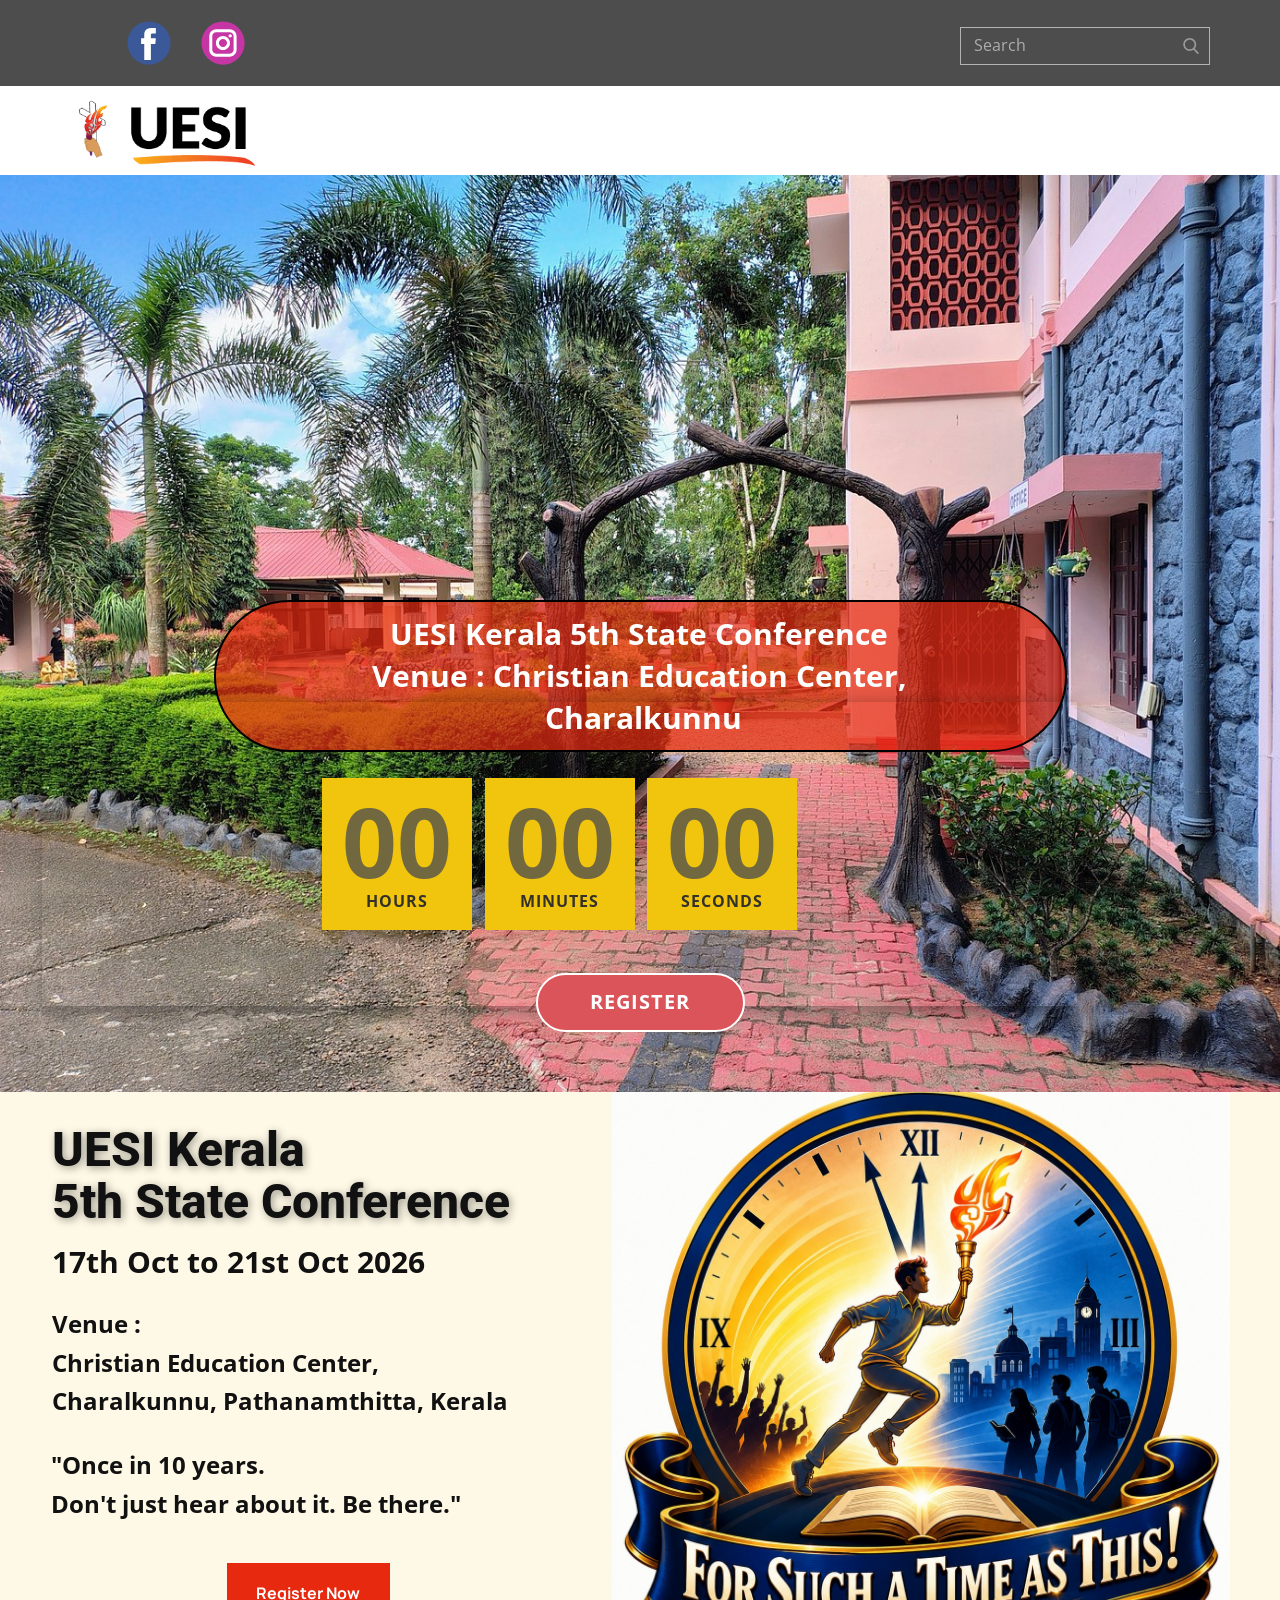
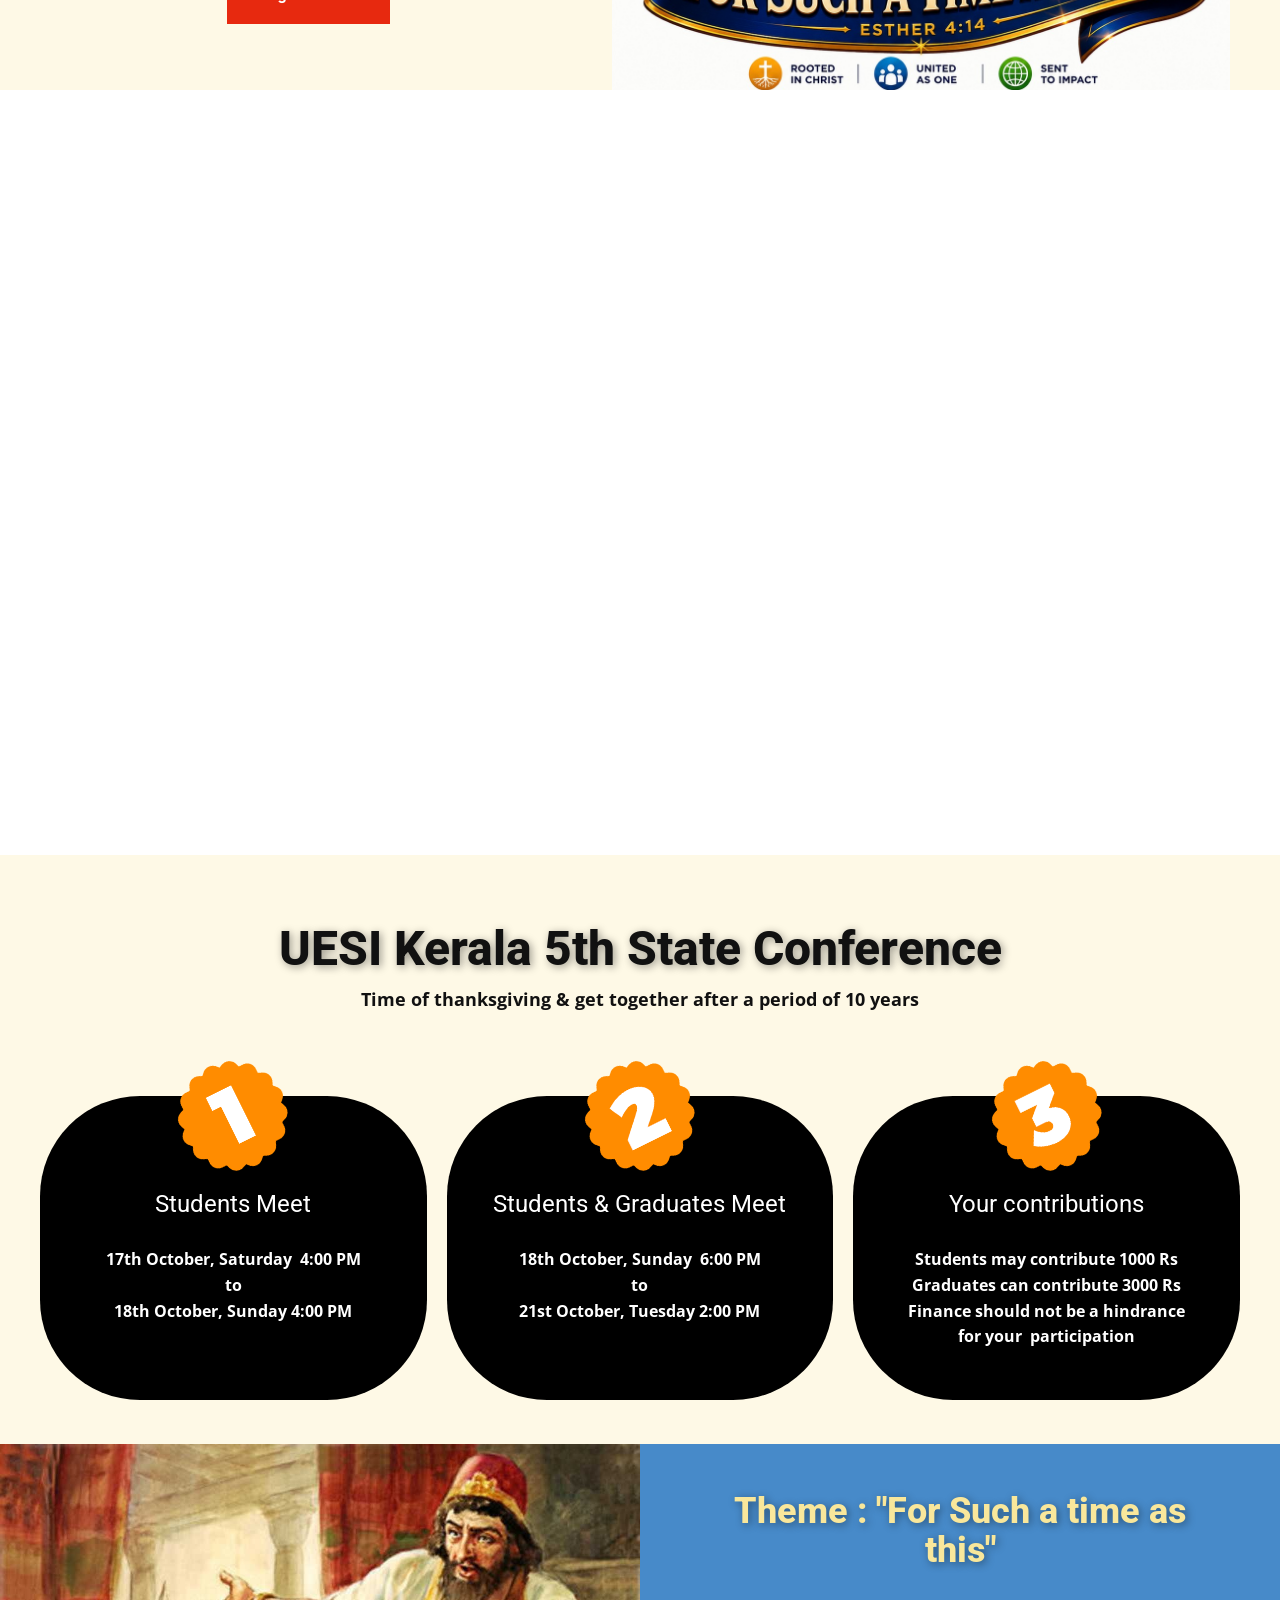
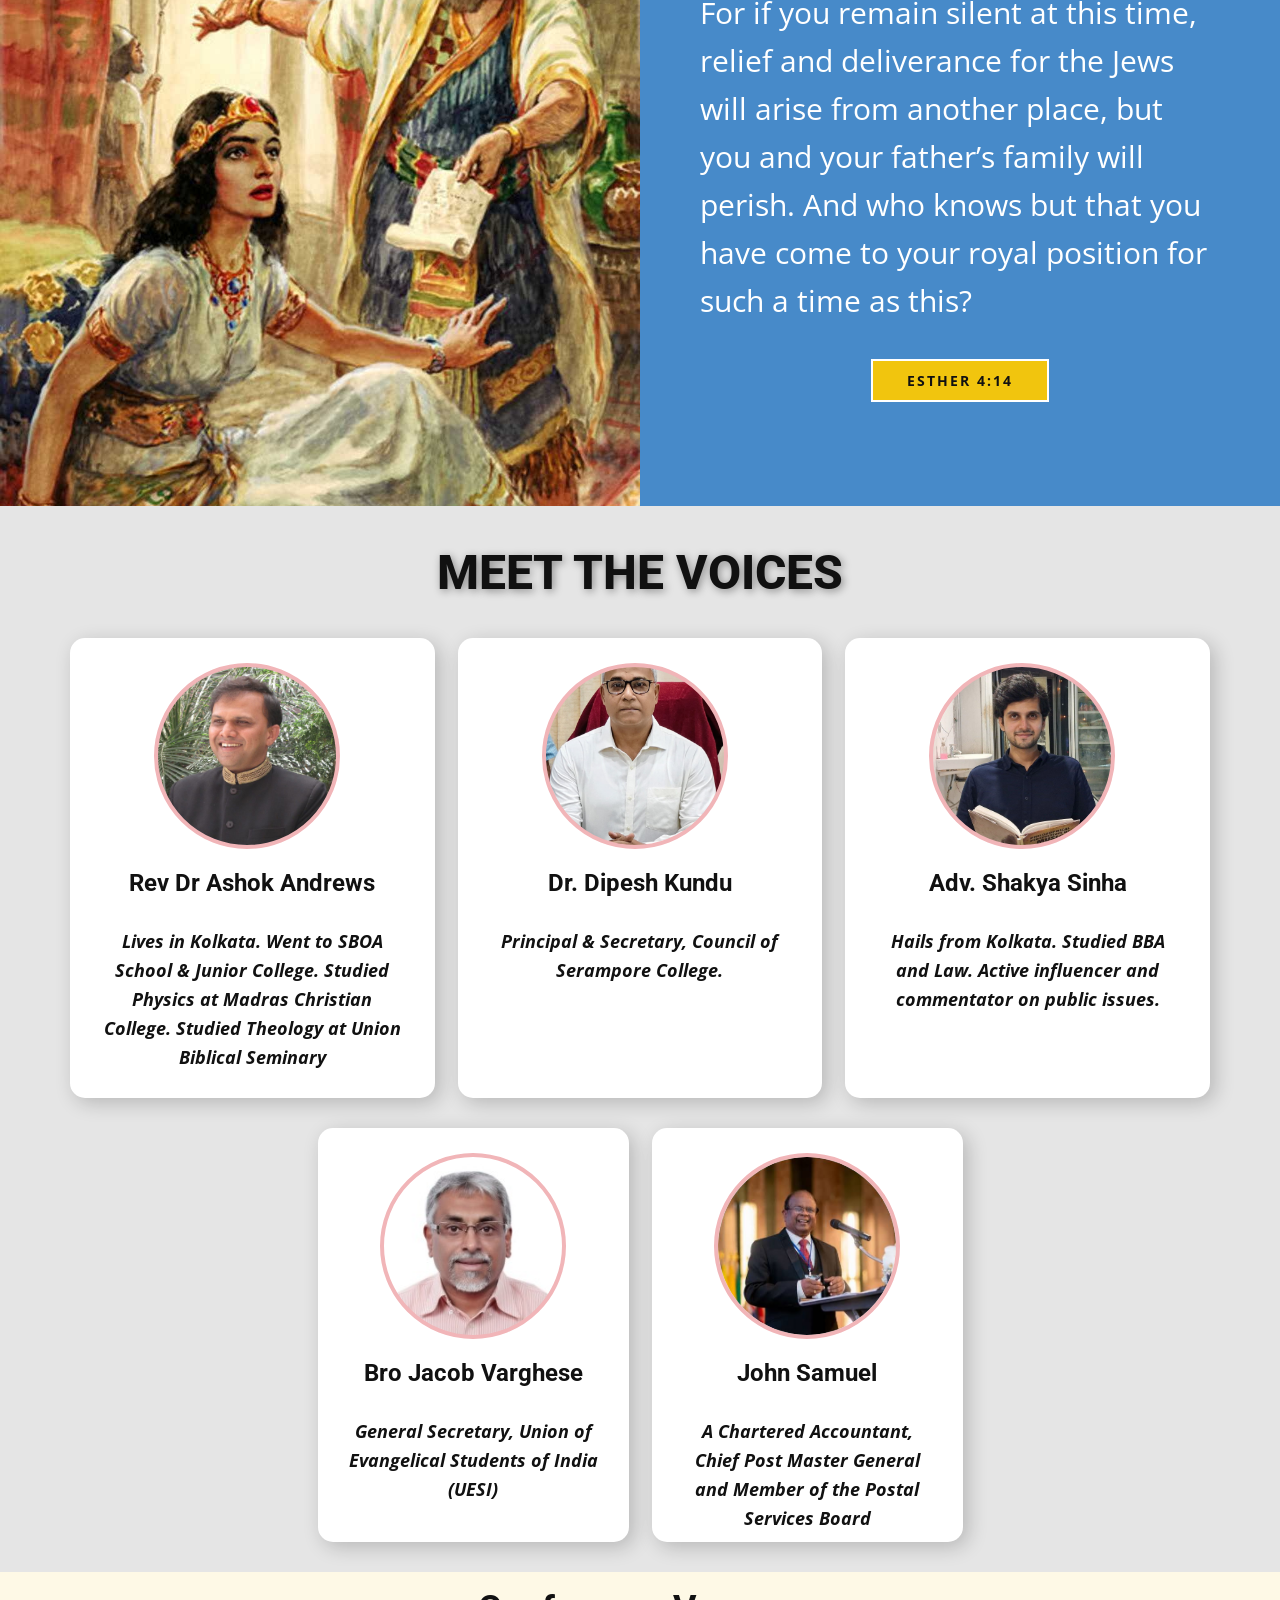
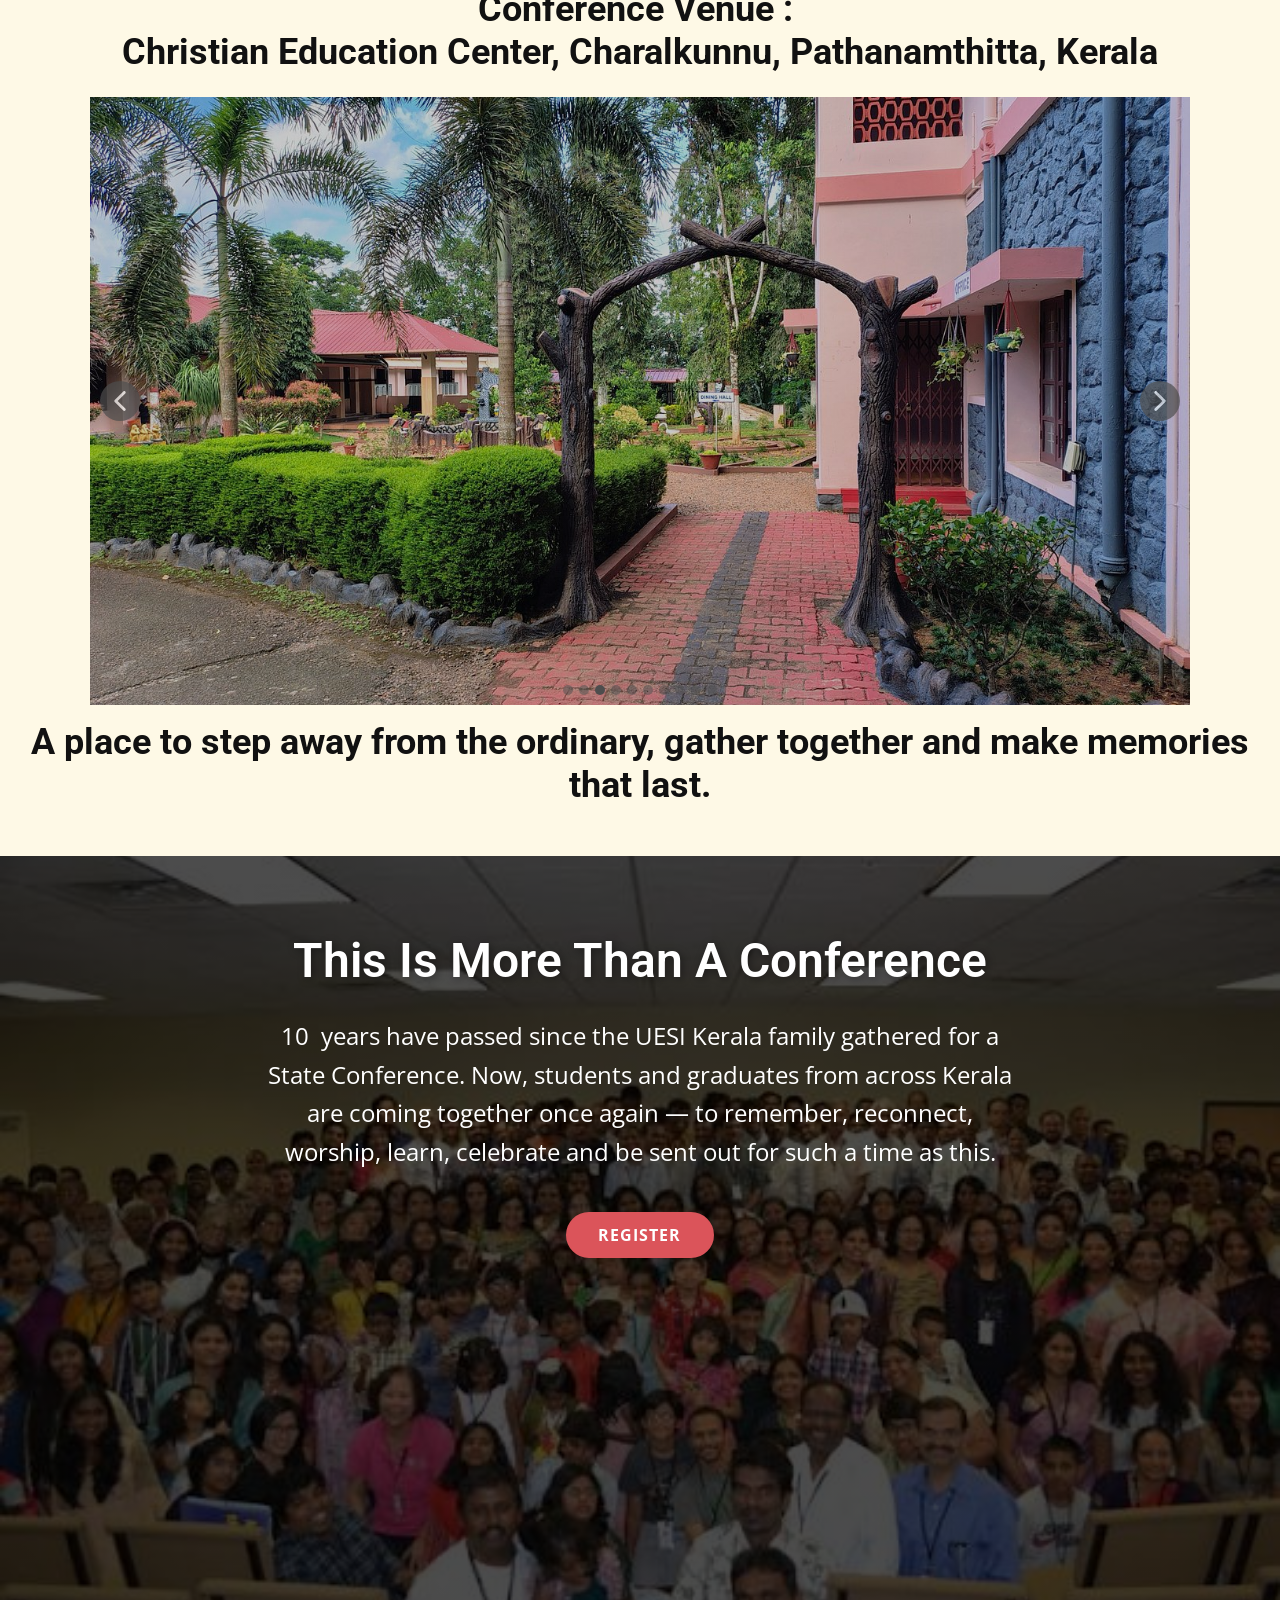
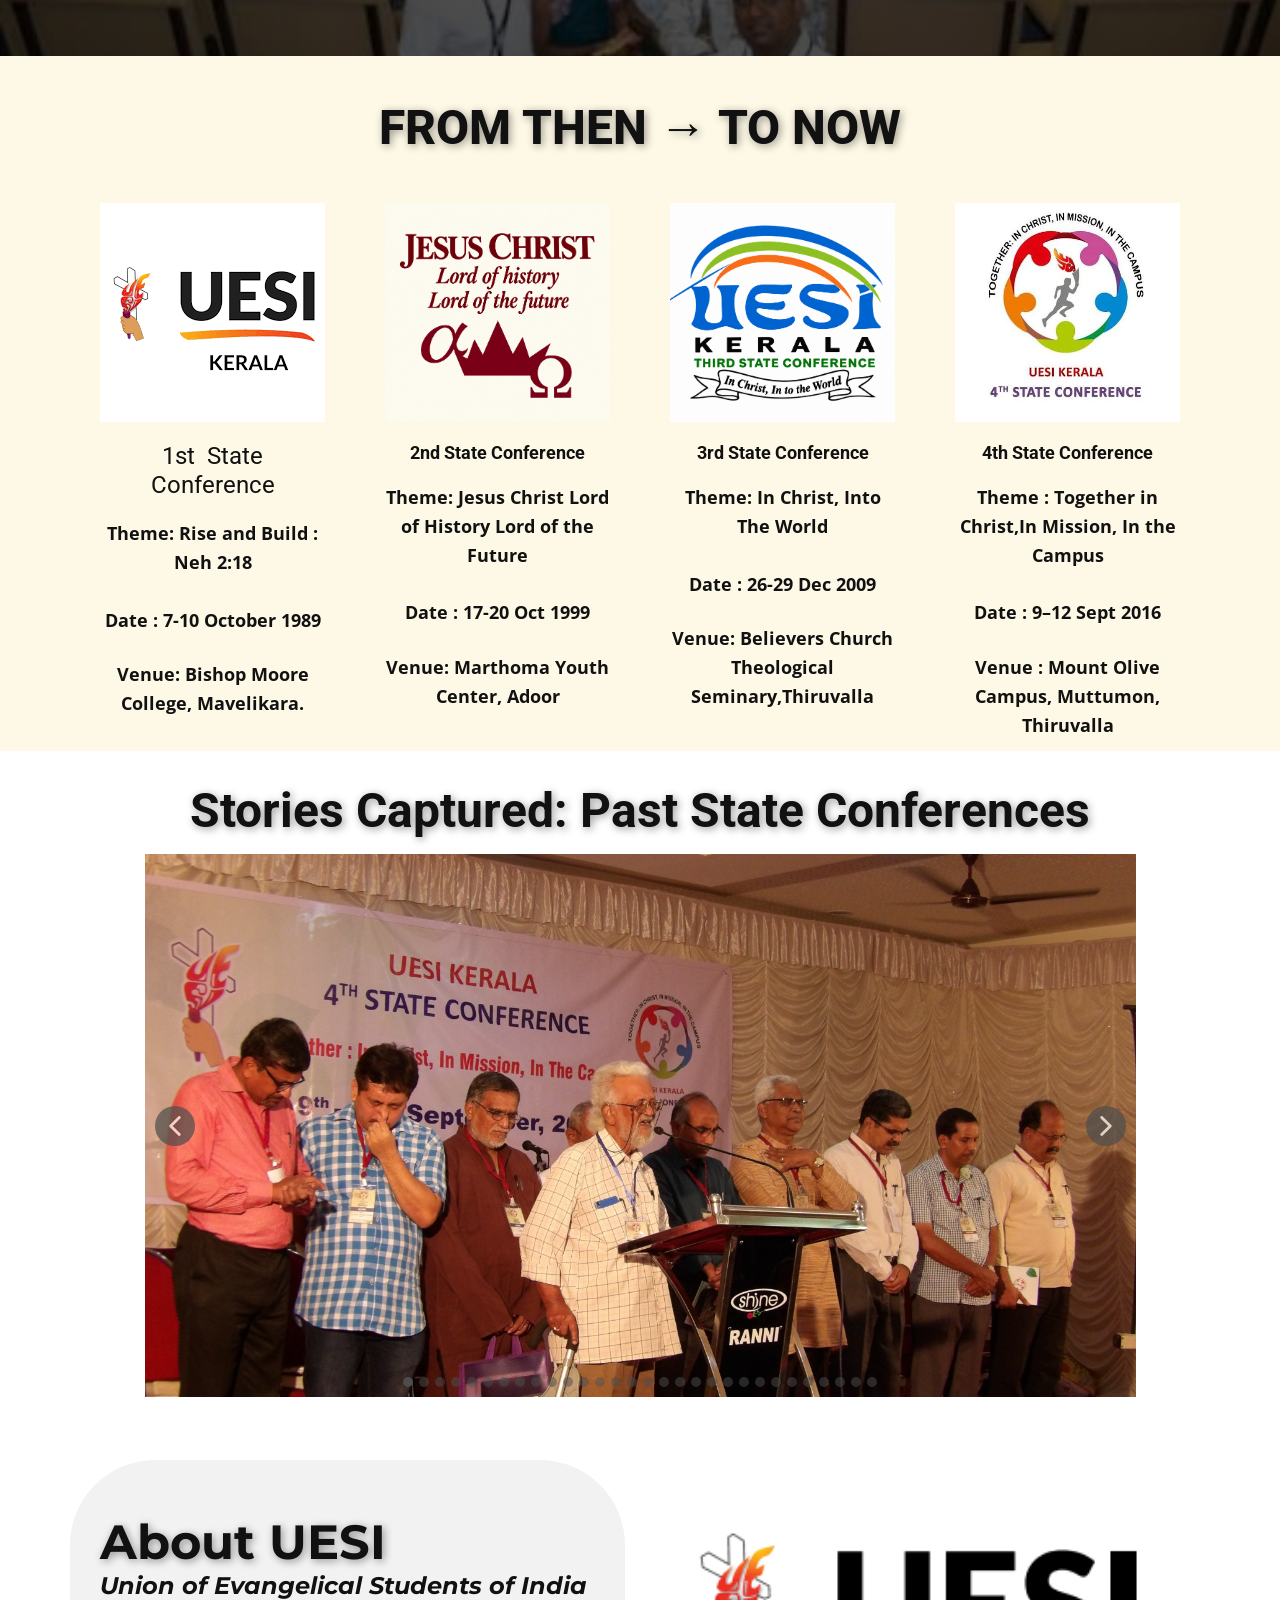
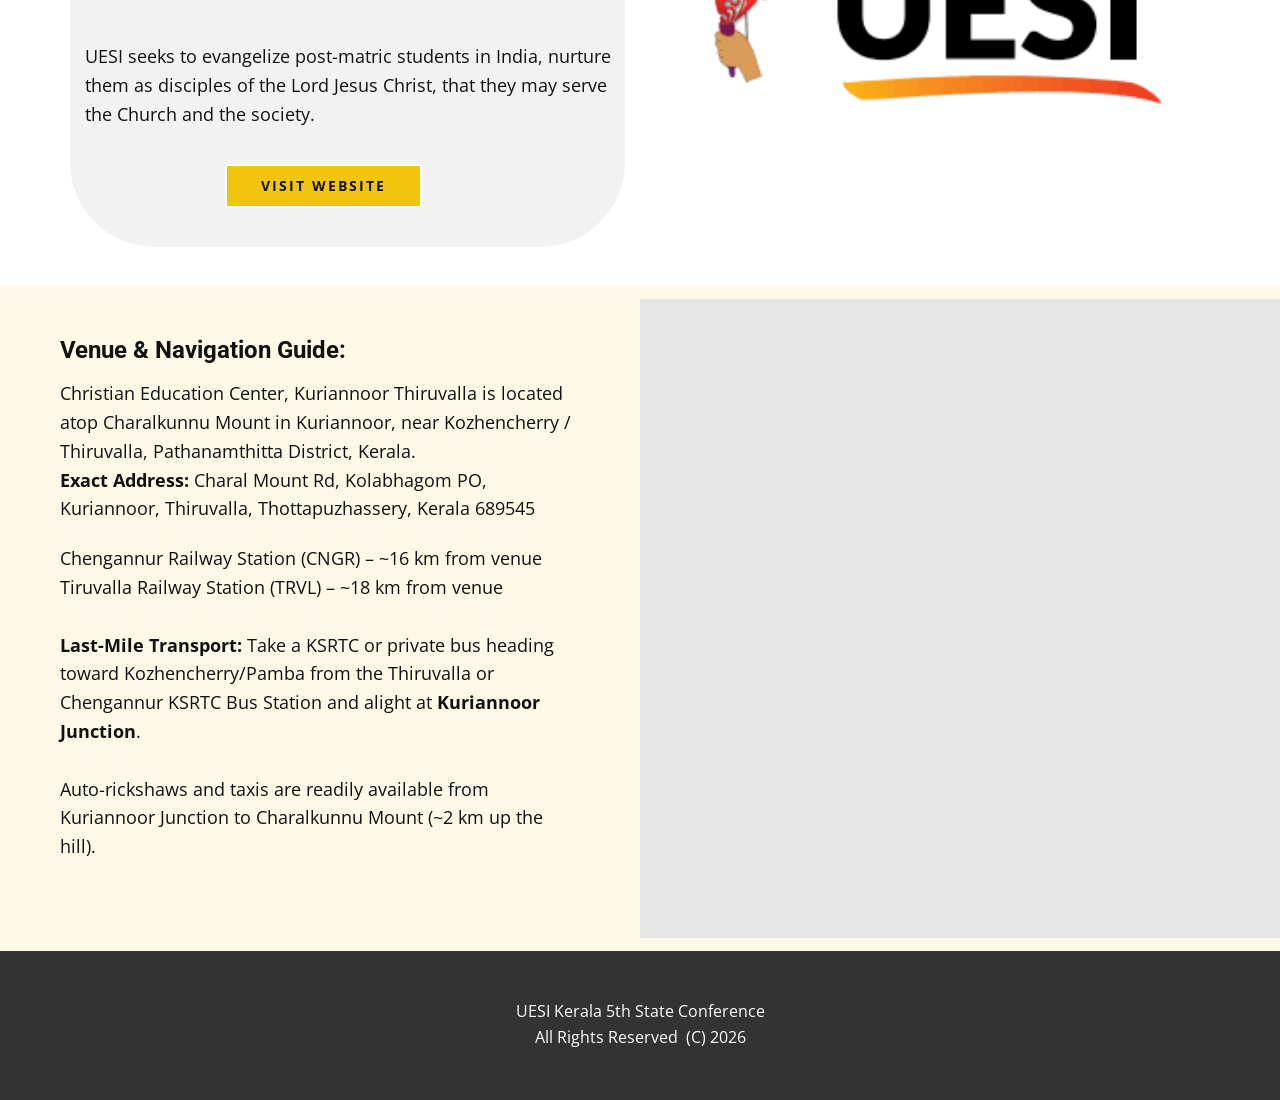
<file: index.html>
<!DOCTYPE html>
<html style="font-size: 16px;" lang="en"><head>
    <meta name="viewport" content="width=device-width, initial-scale=1.0">
    <meta charset="utf-8">
    <meta name="keywords" content="​IT Conference Tickets 2026, ​Technology Conference Overview &amp;amp; Networking Event, ​Conference Schedule &amp;amp; Event Agenda">
    <meta name="description" content="">
    <title>UESI 5th State Conference</title>
    <link rel="stylesheet" href="nicepage.css" media="screen">
<link rel="stylesheet" href="index.css" media="screen">
    <script class="u-script" type="text/javascript" src="jquery.js" defer=""></script>
    <script class="u-script" type="text/javascript" src="nicepage.js" defer=""></script>
    <meta name="generator" content="Nicepage 8.7.0, nicepage.com">
    <meta property="og:title" content="UESI Kerala 5th State Conference">
    <meta property="og:description" content="​​Once in 10 years.
Don't just hear about it. Be there.">
    <meta property="og:image" content="images/download6.png">
    <link rel="icon" href="images/IMG-20260904-WA0105.jpg">
    
    
    
    
    
    
    
    
    
    
    
    
    
    
    
    <link id="u-page-google-font" rel="stylesheet" href="https://fonts.googleapis.com/css2?display=swap&amp;family=Roboto:ital,wght@0,100;0,200;0,300;0,400;0,500;0,600;0,700;0,800;0,900;1,100;1,200;1,300;1,400;1,500;1,600;1,700;1,800;1,900&amp;family=Open+Sans:ital,wght@0,300;0,400;0,500;0,600;0,700;0,800;1,300;1,400;1,500;1,600;1,700;1,800&amp;family=Manrope:wght@200;300;400;500;600;700;800&amp;family=Montserrat:ital,wght@0,100;0,200;0,300;0,400;0,500;0,600;0,700;0,800;0,900;1,100;1,200;1,300;1,400;1,500;1,600;1,700;1,800;1,900">
    <script type="application/ld+json">{
		"@context": "http://schema.org",
		"@type": "Organization",
		"name": "State Conference",
		"logo": "images/images.png",
		"sameAs": [
				"https://www.facebook.com/share/18vE8Vyecg/",
				"https://www.instagram.com/uesikerala.sc"
		]
}</script>
    <meta name="theme-color" content="#478ac9">
    <meta property="og:type" content="website">
  <meta data-intl-tel-input-cdn-path="intlTelInput/"></head>
  <body data-home-page="UESI-5th-State-Conference.html" data-home-page-title="UESI 5th State Conference" data-path-to-root="./" data-include-products="false" class="u-body u-clearfix u-xl-mode" data-lang="en"><header class="u-align-left u-clearfix u-container-align-left u-header u-section-row-container" id="header"><div class="u-section-rows">
        <div class="u-clearfix u-container-align-center-xs u-grey-70 u-section-row u-section-row-1" id="sec-46aa">
          <div class="u-clearfix u-sheet u-valign-middle-lg u-valign-middle-md u-valign-middle-sm u-valign-middle-xs u-sheet-1">
            <div class="u-social-icons u-social-icons-1">
              <a class="u-social-url" title="facebook" target="_blank" href="https://www.facebook.com/share/18vE8Vyecg/"><span class="u-icon u-social-facebook u-social-icon u-icon-1"><svg class="u-svg-link" preserveAspectRatio="xMidYMin slice" viewBox="0 0 112 112" style=""><use xlink:href="#svg-a7d8"></use></svg><svg class="u-svg-content" viewBox="0 0 112 112" x="0" y="0" id="svg-a7d8"><circle fill="currentColor" cx="56.1" cy="56.1" r="55"></circle><path fill="#FFFFFF" d="M73.5,31.6h-9.1c-1.4,0-3.6,0.8-3.6,3.9v8.5h12.6L72,58.3H60.8v40.8H43.9V58.3h-8V43.9h8v-9.2
      c0-6.7,3.1-17,17-17h12.5v13.9H73.5z"></path></svg></span>
              </a>
              <a class="u-social-url" title="instagram" target="_blank" href="https://www.instagram.com/uesikerala.sc"><span class="u-icon u-social-icon u-social-instagram u-icon-2"><svg class="u-svg-link" preserveAspectRatio="xMidYMin slice" viewBox="0 0 112 112" style=""><use xlink:href="#svg-6670"></use></svg><svg class="u-svg-content" viewBox="0 0 112 112" x="0" y="0" id="svg-6670"><circle fill="currentColor" cx="56.1" cy="56.1" r="55"></circle><path fill="#FFFFFF" d="M55.9,38.2c-9.9,0-17.9,8-17.9,17.9C38,66,46,74,55.9,74c9.9,0,17.9-8,17.9-17.9C73.8,46.2,65.8,38.2,55.9,38.2
      z M55.9,66.4c-5.7,0-10.3-4.6-10.3-10.3c-0.1-5.7,4.6-10.3,10.3-10.3c5.7,0,10.3,4.6,10.3,10.3C66.2,61.8,61.6,66.4,55.9,66.4z"></path><path fill="#FFFFFF" d="M74.3,33.5c-2.3,0-4.2,1.9-4.2,4.2s1.9,4.2,4.2,4.2s4.2-1.9,4.2-4.2S76.6,33.5,74.3,33.5z"></path><path fill="#FFFFFF" d="M73.1,21.3H38.6c-9.7,0-17.5,7.9-17.5,17.5v34.5c0,9.7,7.9,17.6,17.5,17.6h34.5c9.7,0,17.5-7.9,17.5-17.5V38.8
      C90.6,29.1,82.7,21.3,73.1,21.3z M83,73.3c0,5.5-4.5,9.9-9.9,9.9H38.6c-5.5,0-9.9-4.5-9.9-9.9V38.8c0-5.5,4.5-9.9,9.9-9.9h34.5
      c5.5,0,9.9,4.5,9.9,9.9V73.3z"></path></svg></span>
              </a>
            </div>
            <form action="#" class="u-align-center-xs u-border-1 u-border-grey-30 u-expanded-width-xs u-search u-search-right u-search-1" data-search-token="no-license" data-href="search/search.html" data-page-id="118656408">
              <button class="u-search-button" type="submit"><span class="u-search-icon u-text-grey-40 u-search-icon-1">
                  <svg class="u-svg-link" preserveAspectRatio="xMidYMin slice" viewBox="0 0 56.966 56.966" style=""><use xmlns:xlink="http://www.w3.org/1999/xlink" xlink:href="#svg-9dab"></use></svg>
                  <svg xmlns="http://www.w3.org/2000/svg" xmlns:xlink="http://www.w3.org/1999/xlink" version="1.1" id="svg-9dab" x="0px" y="0px" viewBox="0 0 56.966 56.966" style="enable-background:new 0 0 56.966 56.966;" xml:space="preserve" class="u-svg-content"><path d="M55.146,51.887L41.588,37.786c3.486-4.144,5.396-9.358,5.396-14.786c0-12.682-10.318-23-23-23s-23,10.318-23,23  s10.318,23,23,23c4.761,0,9.298-1.436,13.177-4.162l13.661,14.208c0.571,0.593,1.339,0.92,2.162,0.92  c0.779,0,1.518-0.297,2.079-0.837C56.255,54.982,56.293,53.08,55.146,51.887z M23.984,6c9.374,0,17,7.626,17,17s-7.626,17-17,17  s-17-7.626-17-17S14.61,6,23.984,6z"></path><g></g><g></g><g></g><g></g><g></g><g></g><g></g><g></g><g></g><g></g><g></g><g></g><g></g><g></g><g></g></svg></span>
              </button>
              <input class="u-search-input" type="search" name="search" value="" placeholder="Search">
            </form>
          </div>
          
          
          
          
          
        </div>
        <div class="u-clearfix u-section-row" id="sec-37e8">
          <div class="u-clearfix u-sheet u-valign-middle-lg u-valign-middle-md u-valign-middle-sm u-valign-middle-xs u-sheet-2">
            <a href="#" class="u-image u-logo u-image-1" data-image-width="335" data-image-height="133">
              <img src="images/images.png" class="u-logo-image u-logo-image-1" data-image-width="80">
            </a>
          </div>
          
          
          
          
          
        </div>
      </div></header>
    <section class="u-align-center u-clearfix u-container-align-center u-container-align-center-lg u-container-align-center-md u-container-align-center-sm u-container-align-center-xl u-gradient u-image u-lightbox u-section-1" id="block-10" data-image-width="1400" data-image-height="1050">
      <div class="u-clearfix u-sheet u-sheet-1">
        <a href="#" class="u-align-center u-border-2 u-border-active-black u-border-black u-border-hover-black u-btn u-btn-round u-button-style u-color-var u-radius u-text-active-white u-text-hover-white u-text-white u-btn-1"> UESI Kerala 5th State Conference<br>Venue : Christian Education Center,<br>&nbsp;Charalkunnu
        </a>
        <div class="u-align-center u-countdown u-countdown-1" data-target-date="Sat, 17 Oct 2026 10:30:22 GMT" data-for="everyone" data-time-left="9200m" data-timer-id="0938" data-target-number="100" data-direction="down" data-start-time="Sat, 05 Sep 2026 11:47:14 GMT" data-frequency="10s" data-after-count="none" data-redirect-url="https://" data-count-animation="none">
          <div class="u-countdown-wrapper u-spacing-10">
            <div class="u-countdown-item u-countdown-years u-hidden u-palette-3-base u-spacing-15 u-countdown-item-1">
              <div class="u-countdown-counter u-spacing-0 u-countdown-counter-1"><div class="u-countdown-number u-text-palette-3-dark-2">0</div><div class="u-countdown-number u-hidden u-text-palette-3-dark-2">0</div></div>
              <div class="u-countdown-label u-text-palette-3-dark-3 u-countdown-label-1">Years</div>
            </div>
            <div class="u-countdown-separator u-hidden u-text-palette-3-dark-2 u-countdown-separator-1"></div>
            <div class="u-countdown-days u-countdown-item u-palette-3-base u-spacing-15 u-countdown-item-2">
              <div class="u-countdown-counter u-spacing-0 u-countdown-counter-2"><div class="u-countdown-number u-text-palette-3-dark-2">3</div><div class="u-countdown-number u-text-palette-3-dark-2">6</div><div class="u-countdown-number u-hidden u-text-palette-3-dark-2">0</div></div>
              <div class="u-countdown-label u-text-palette-3-dark-3 u-countdown-label-2">Days</div>
            </div>
            <div class="u-countdown-separator u-text-palette-3-dark-2 u-countdown-separator-2"></div>
            <div class="u-countdown-hours u-countdown-item u-palette-3-base u-spacing-15 u-countdown-item-3">
              <div class="u-countdown-counter u-spacing-0 u-countdown-counter-3"><div class="u-countdown-number u-text-palette-3-dark-2">2</div><div class="u-countdown-number u-text-palette-3-dark-2">3</div></div>
              <div class="u-countdown-label u-text-palette-3-dark-3 u-countdown-label-3">Hours</div>
            </div>
            <div class="u-countdown-separator u-text-palette-3-dark-2 u-countdown-separator-3"></div>
            <div class="u-countdown-item u-countdown-minutes u-palette-3-base u-spacing-15 u-countdown-item-4">
              <div class="u-countdown-counter u-spacing-0 u-countdown-counter-4"><div class="u-countdown-number u-text-palette-3-dark-2">5</div><div class="u-countdown-number u-text-palette-3-dark-2">0</div></div>
              <div class="u-countdown-label u-text-palette-3-dark-3 u-countdown-label-4">Minutes</div>
            </div>
            <div class="u-countdown-separator u-text-palette-3-dark-2 u-countdown-separator-4"></div>
            <div class="u-countdown-item u-countdown-seconds u-palette-3-base u-spacing-15 u-countdown-item-5">
              <div class="u-countdown-counter u-spacing-0 u-countdown-counter-5"><div class="u-countdown-number u-text-palette-3-dark-2">2</div><div class="u-countdown-number u-text-palette-3-dark-2">6</div></div>
              <div class="u-countdown-label u-text-palette-3-dark-3 u-countdown-label-5">Seconds</div>
            </div>
            <div class="u-countdown-separator u-hidden u-text-palette-3-dark-2 u-countdown-separator-5"></div>
            <div class="u-countdown-item u-countdown-numbers u-hidden u-palette-3-base u-spacing-15 u-countdown-item-6">
              <div class="u-countdown-counter u-spacing-0 u-countdown-counter-6"><div class="u-countdown-number u-text-palette-3-dark-2">0</div><div class="u-countdown-number u-text-palette-3-dark-2">0</div><div class="u-countdown-number u-text-palette-3-dark-2">1</div><div class="u-countdown-number u-text-palette-3-dark-2">0</div><div class="u-countdown-number u-text-palette-3-dark-2">0</div></div>
              <div class="u-countdown-label u-text-palette-3-dark-3 u-countdown-label-6">Items</div>
            </div>
          </div>
          <div class="u-countdown-message u-hidden">
            <p>Sorry, the time is up.</p>
          </div>
        </div>
        <a href="https://forms.gle/qturZbEMfpbDGyZm8" class="u-active-palette-2-light-2 u-align-center u-border-2 u-border-active-black u-border-hover-black u-border-white u-btn u-btn-round u-button-style u-hover-black u-palette-2-base u-radius-50 u-text-active-white u-text-hover-white u-btn-2" target="_blank">REGISTER </a>
      </div>
    </section>
    <section class="u-clearfix u-palette-3-light-3 u-section-2" id="block-2">
      <div class="data-layout-selected u-clearfix u-expanded-width-xs u-layout-wrap u-layout-wrap-1">
        <div class="u-layout">
          <div class="u-layout-row">
            <div class="u-container-style u-layout-cell u-size-29 u-layout-cell-1">
              <div class="u-container-layout u-valign-top-xs u-container-layout-1">
                <h2 class="u-text u-text-1">UESI Kerala<br>5th State Conference
                </h2>
                <p class="u-text u-text-2">17th Oct to 21st O​​ct 2026 </p>
                <p class="u-large-text u-text u-text-variant u-text-3">Venue :&nbsp;<br>Christian Education Center, Charalkunnu, Pathanamthitta, Kerala
                </p>
                <p class="u-large-text u-text u-text-variant u-text-4"> "​Once in 10 years.<br> Don't just hear about it. Be there."
                </p>
                <a href="https://forms.gle/qturZbEMfpbDGyZm8" class="u-align-center u-border-none u-btn u-button-style u-color-var u-custom-font u-btn-1" target="_blank"> Register Now</a>
              </div>
            </div>
            <div class="u-container-style u-layout-cell u-size-17 u-layout-cell-2">
              <div class="u-container-layout u-container-layout-2">
                <img class="custom-expanded u-expanded-height-lg u-expanded-height-md u-expanded-height-sm u-expanded-height-xl u-image u-image-default u-image-1" src="images/IMG-20260904-WA0105.jpg?rand=a686" alt="" data-image-width="1254" data-image-height="1254">
              </div>
            </div>
            <div class="u-container-style u-layout-cell u-size-14 u-layout-cell-3">
              <div class="u-container-layout u-container-layout-3"></div>
            </div>
          </div>
        </div>
      </div>
    </section>
    <section class="skrollable u-clearfix u-image u-parallax u-section-3" data-image-width="1600" data-image-height="1200" id="block-3">
      <div class="u-clearfix u-sheet u-sheet-1">
        <h2 class="u-align-center u-text u-text-palette-5-light-3 u-text-1" data-animation-name="customAnimationIn" data-animation-duration="3000" data-animation-delay="0"> 10 YEARS<br> 5TH STATE​ CONFERENCE<br> 1 UNFORGETTABLE GATHERING
        </h2>
      </div>
    </section>
    <section class="u-clearfix u-palette-3-light-3 u-section-4" id="block-4">
      <h2 class="u-align-center u-text u-text-1">UESI Kerala 5th State Conference </h2>
      <p class="u-align-center u-text u-text-2">Time of thanksgiving &amp; get together after a period of 10 years</p>
      <div class="u-expanded-width u-list u-list-1">
        <div class="u-repeater u-repeater-1">
          <div class="u-black u-container-style u-list-item u-radius u-repeater-item u-shape-round u-list-item-1">
            <div class="u-container-layout u-similar-container u-container-layout-1">
              <div class="u-rotation-parent u-rotation-parent-1">
                <img class="u-image u-image-contain u-image-default u-preserve-proportions u-image-1" src="images/23.png" alt="" data-image-width="345" data-image-height="345">
              </div>
              <h4 class="u-align-center u-text u-text-3"> Students Meet</h4>
              <p class="u-align-center u-text u-text-4">17th October, Saturday&nbsp; 4:00 PM<br>to<span style="font-weight: 700;"></span>
                <br>18th October, Sunday 4:00 PM
              </p>
            </div>
          </div>
          <div class="u-black u-container-style u-list-item u-radius u-repeater-item u-shape-round u-list-item-2">
            <div class="u-container-layout u-similar-container u-container-layout-2">
              <div class="u-rotation-parent u-rotation-parent-2">
                <img class="u-image u-image-contain u-image-default u-preserve-proportions u-image-2" src="images/678.png" alt="" data-image-width="345" data-image-height="345">
              </div>
              <h4 class="u-align-center u-text u-text-5">Students &amp; Graduates Meet</h4>
              <p class="u-align-center u-text u-text-6">18th October, Sunday&nbsp; 6:00 PM<br>to <br>21st October, Tuesday 2:00 PM
              </p>
            </div>
          </div>
          <div class="u-black u-container-style u-list-item u-radius u-repeater-item u-shape-round u-list-item-3">
            <div class="u-container-layout u-similar-container u-container-layout-3">
              <div class="u-rotation-parent u-rotation-parent-3">
                <img class="u-image u-image-contain u-image-default u-preserve-proportions u-image-3" src="images/6789.png" alt="" data-image-width="345" data-image-height="345">
              </div>
              <h4 class="u-align-center u-text u-text-7">Your contributions</h4>
              <p class="u-align-center u-text u-text-8">Students may contribute 1000 Rs<br>Graduates can contribute 3000 Rs<br>Finance should not be a hindrance for your&nbsp; participation<br>
              </p>
            </div>
          </div>
        </div>
      </div>
    </section>
    <section class="u-align-center u-clearfix u-color-var u-container-align-center u-valign-middle-lg u-section-5" id="block-12">
      <div class="data-layout-selected u-clearfix u-expanded-width u-gutter-0 u-layout-wrap u-layout-wrap-1">
        <div class="u-layout" style="">
          <div class="u-layout-row" style="">
            <div class="u-align-left u-container-align-left u-container-style u-image u-layout-cell u-left-cell u-size-30 u-size-xs-60 u-image-1" src="" data-image-width="1024" data-image-height="1422">
              <div class="u-container-layout u-valign-middle-lg u-valign-middle-md u-valign-middle-sm u-valign-middle-xs u-container-layout-1" src=""></div>
            </div>
            <div class="u-align-left-xl u-container-style u-layout-cell u-palette-1-base u-right-cell u-size-30 u-size-xs-60 u-layout-cell-2">
              <div class="u-container-layout u-valign-bottom-xs u-valign-middle-md u-valign-middle-sm u-container-layout-2">
                <h2 class="u-align-center u-text u-text-palette-3-light-2 u-text-1">Theme : "For Such a time as this"</h2>
                <p class="u-align-left u-text u-text-2"> For if you remain silent&nbsp;at this time, relief&nbsp;and deliverance&nbsp;for the Jews will arise from another place, but you and your father’s family will perish. And who knows but that you have come to your royal position for such a time as this?</p>
                <a href="" class="u-active-white u-align-center u-border-2 u-border-active-white u-border-hover-white u-border-white u-btn u-btn-rectangle u-button-style u-custom-color-2 u-hover-white u-text-active-palette-1-base u-text-hover-palette-1-base u-btn-1">Esther 4:14 </a>
              </div>
            </div>
          </div>
        </div>
      </div>
    </section>
    <section class="u-align-center u-clearfix u-container-align-center u-grey-10 u-section-6" id="block-21">
      <div class="u-clearfix u-sheet u-valign-middle-lg u-valign-middle-md u-valign-middle-sm u-sheet-1">
        <h2 class="u-text u-text-default u-text-1" data-animation-name="" data-animation-duration="0" data-animation-delay="0" data-animation-direction=""> MEET THE VOICES</h2>
      </div>
    </section>
    <section class="u-align-center u-clearfix u-container-align-center u-grey-10 u-section-7" id="block-22">
      <div class="u-clearfix u-sheet u-valign-middle-lg u-valign-middle-md u-valign-middle-sm u-sheet-1">
        <div class="u-expanded-width u-list u-list-1">
          <div class="u-repeater u-repeater-1">
            <div class="u-align-center u-container-align-center u-container-style u-list-item u-radius-15 u-repeater-item u-shape-round u-white u-list-item-1" data-animation-name="" data-animation-duration="0" data-animation-delay="0" data-animation-direction="">
              <div class="u-container-layout u-similar-container u-container-layout-1">
                <div class="u-border-4 u-border-palette-2-light-2 u-image u-image-circle u-preserve-proportions u-image-1" alt="" data-image-width="880" data-image-height="880"></div>
                <h4 class="u-text u-text-default u-text-1"> Rev Dr Ashok Andrews</h4>
                <p class="u-text u-text-body-color u-text-2"> Lives in Kolkata. Went to SBOA School &amp; Junior College. Studied Physics at Madras Christian College. Studied Theology at Union Biblical Seminary</p>
              </div>
            </div>
            <div class="u-align-center u-container-align-center u-container-style u-list-item u-radius-15 u-repeater-item u-shape-round u-white u-list-item-2" data-animation-name="" data-animation-duration="0" data-animation-delay="0" data-animation-direction="">
              <div class="u-container-layout u-similar-container u-container-layout-2">
                <div class="u-border-4 u-border-palette-2-light-2 u-image u-image-circle u-preserve-proportions u-image-2" alt="" data-image-width="1115" data-image-height="1600"></div>
                <h4 class="u-text u-text-default u-text-3"><b>Dr. Dipesh Kundu</b>
                </h4>
                <p class="u-text u-text-body-color u-text-4"><b></b><b>Principal &amp;&nbsp;</b>Secretary, Council of Serampore College.
                </p>
              </div>
            </div>
            <div class="u-align-center u-container-align-center u-container-style u-list-item u-radius-15 u-repeater-item u-shape-round u-white u-list-item-3" data-animation-name="" data-animation-duration="0" data-animation-delay="0" data-animation-direction="">
              <div class="u-container-layout u-similar-container u-container-layout-3">
                <div class="u-border-4 u-border-palette-2-light-2 u-image u-image-circle u-preserve-proportions u-image-3" alt="" data-image-width="1004" data-image-height="988"></div>
                <h4 class="u-text u-text-default u-text-5">Adv. Shakya Sinha</h4>
                <p class="u-text u-text-body-color u-text-6"> Hails from Kolkata. Studied BBA and Law. Active influencer and commentator on public issues.</p>
              </div>
            </div>
          </div>
        </div>
        <div class="custom-expanded u-list u-list-2">
          <div class="u-repeater u-repeater-2">
            <div class="u-align-center u-container-align-center u-container-style u-list-item u-radius-15 u-repeater-item u-shape-round u-white u-list-item-4" data-animation-name="" data-animation-duration="0" data-animation-delay="0" data-animation-direction="">
              <div class="u-container-layout u-similar-container u-container-layout-4">
                <div class="u-align-center u-border-4 u-border-palette-2-light-2 u-image u-image-circle u-preserve-proportions u-image-4" alt="" data-image-width="200" data-image-height="200"></div>
                <h4 class="u-text u-text-default u-text-7"> Bro Jacob Varghese</h4>
                <p class="u-text u-text-body-color u-text-8"> General Secretary, Union of Evangelical Students of India (UESI)</p>
              </div>
            </div>
            <div class="u-align-center u-container-align-center u-container-style u-list-item u-radius-15 u-repeater-item u-shape-round u-white u-list-item-5" data-animation-name="" data-animation-duration="0" data-animation-delay="0" data-animation-direction="">
              <div class="u-container-layout u-similar-container u-container-layout-5">
                <div class="u-align-center u-border-4 u-border-palette-2-light-2 u-image u-image-circle u-preserve-proportions u-image-5" alt="" data-image-width="405" data-image-height="405"></div>
                <h4 class="u-text u-text-default u-text-9"> John Samuel</h4>
                <p class="u-text u-text-body-color u-text-10"><span style="font-weight: 700;"> A Chartered Accountant, <b>Chief Post Master General and Member of the Postal Services Board</b></span>
                </p>
              </div>
            </div>
          </div>
        </div>
      </div>
    </section>
    <section class="u-clearfix u-palette-3-light-3 u-section-8" id="block-6">
      <h3 class="u-align-center u-text u-text-1">Conference ​Venue :&nbsp;<br>Christian Education Center, Charalkunnu, Pathanamthitta, K<span style="font-weight: 700;"></span>erala
      </h3>
      <div class="u-carousel u-expanded-width-xs u-gallery u-gallery-slider u-layout-carousel u-lightbox u-no-transition u-show-text-none u-gallery-1" data-interval="1250" data-u-ride="carousel" id="carousel-9a97">
        <ol class="u-absolute-hcenter u-carousel-indicators u-carousel-indicators-1">
          <li data-u-target="#carousel-9a97" data-u-slide-to="0" class="u-active u-grey-70 u-shape-circle" style="width: 10px; height: 10px;"></li>
          <li data-u-target="#carousel-9a97" data-u-slide-to="1" class="u-grey-70 u-shape-circle" style="width: 10px; height: 10px;"></li>
          <li data-u-target="#carousel-9a97" data-u-slide-to="2" class="u-grey-70 u-shape-circle" style="width: 10px; height: 10px;"></li>
          <li data-u-target="#carousel-9a97" data-u-slide-to="3" class="u-grey-70 u-shape-circle" style="width: 10px; height: 10px;"></li>
          <li data-u-target="#carousel-9a97" data-u-slide-to="4" class="u-grey-70 u-shape-circle" style="width: 10px; height: 10px;"></li>
          <li data-u-target="#carousel-9a97" data-u-slide-to="5" class="u-grey-70 u-shape-circle" style="width: 10px; height: 10px;"></li>
          <li data-u-target="#carousel-9a97" data-u-slide-to="6" class="u-grey-70 u-shape-circle" style="width: 10px; height: 10px;"></li>
          <li data-u-target="#carousel-9a97" data-u-slide-to="7" class="u-grey-70 u-shape-circle" style="width: 10px; height: 10px;"></li>
          <li data-u-target="#carousel-9a97" data-u-slide-to="8" class="u-grey-70 u-shape-circle" style="width: 10px; height: 10px;"></li>
          <li data-u-target="#carousel-9a97" data-u-slide-to="9" class="u-grey-70 u-shape-circle" style="width: 10px; height: 10px;"></li>
        </ol>
        <div class="u-carousel-inner u-gallery-inner u-gallery-inner-1" role="listbox">
          <div class="u-active u-carousel-item u-effect-hover-zoom u-gallery-item u-carousel-item-1">
            <div class="u-back-slide" data-image-width="900" data-image-height="500">
              <img class="u-back-image u-expanded" src="images/caption1.jpg">
            </div>
            <div class="u-align-center u-over-slide u-shading u-valign-bottom-xl u-over-slide-1"></div>
          </div>
          <div class="u-carousel-item u-effect-hover-zoom u-gallery-item u-carousel-item-2" data-image-width="738" data-image-height="411">
            <div class="u-back-slide" data-image-width="738" data-image-height="411">
              <img class="u-back-image u-expanded" src="images/images.jpg">
            </div>
            <div class="u-align-center u-over-slide u-shading u-valign-bottom-xl u-over-slide-2"></div>
            <style data-mode="XL" data-visited="true"></style>
            <style data-mode="LG"></style>
            <style data-mode="MD"></style>
            <style data-mode="SM"></style>
            <style data-mode="XS" data-visited="true"></style>
          </div>
          <div class="u-carousel-item u-effect-hover-zoom u-gallery-item u-carousel-item-3" data-image-width="1400" data-image-height="1050">
            <div class="u-back-slide">
              <img class="u-back-image u-expanded" src="images/caption.jpg">
            </div>
            <div class="u-align-center u-over-slide u-shading u-valign-bottom-xl u-over-slide-3"></div>
            <style data-mode="XL" data-visited="true"></style>
            <style data-mode="LG"></style>
            <style data-mode="MD"></style>
            <style data-mode="SM"></style>
            <style data-mode="XS" data-visited="true"></style>
          </div>
          <div class="u-carousel-item u-effect-hover-zoom u-gallery-item u-carousel-item-4" data-image-width="756" data-image-height="378">
            <div class="u-back-slide">
              <img class="u-back-image u-expanded" src="images/Charalkunnu.jpg">
            </div>
            <div class="u-align-center u-over-slide u-shading u-valign-bottom-xl u-over-slide-4"></div>
            <style data-mode="XL"></style>
            <style data-mode="LG"></style>
            <style data-mode="MD"></style>
            <style data-mode="SM"></style>
            <style data-mode="XS"></style>
          </div>
          <div class="u-carousel-item u-effect-hover-zoom u-gallery-item u-carousel-item-5" data-image-width="1200" data-image-height="900">
            <div class="u-back-slide">
              <img class="u-back-image u-expanded" src="images/caption3.jpg">
            </div>
            <div class="u-align-center u-over-slide u-shading u-valign-bottom-xl u-over-slide-5"></div>
            <style data-mode="XL"></style>
            <style data-mode="LG"></style>
            <style data-mode="MD"></style>
            <style data-mode="SM"></style>
            <style data-mode="XS"></style>
          </div>
          <div class="u-carousel-item u-effect-hover-zoom u-gallery-item u-carousel-item-6" data-image-width="1400" data-image-height="800">
            <div class="u-back-slide">
              <img class="u-back-image u-expanded" src="images/caption2.jpg">
            </div>
            <div class="u-align-center u-over-slide u-shading u-valign-bottom-xl u-over-slide-6"></div>
            <style data-mode="XL"></style>
            <style data-mode="LG"></style>
            <style data-mode="MD"></style>
            <style data-mode="SM"></style>
            <style data-mode="XS"></style>
          </div>
          <div class="u-carousel-item u-effect-hover-zoom u-gallery-item u-carousel-item-7" data-image-width="1400" data-image-height="1050">
            <div class="u-back-slide">
              <img class="u-back-image u-expanded" src="images/caption9.jpg">
            </div>
            <div class="u-align-center u-over-slide u-shading u-valign-bottom-xl u-over-slide-7"></div>
            <style data-mode="XL"></style>
            <style data-mode="LG"></style>
            <style data-mode="MD"></style>
            <style data-mode="SM"></style>
            <style data-mode="XS"></style>
          </div>
          <div class="u-carousel-item u-effect-hover-zoom u-gallery-item u-carousel-item-8" data-image-width="1400" data-image-height="645">
            <div class="u-back-slide">
              <img class="u-back-image u-expanded" src="images/caption10.jpg">
            </div>
            <div class="u-align-center u-over-slide u-shading u-valign-bottom-xl u-over-slide-8"></div>
            <style data-mode="XL"></style>
            <style data-mode="LG"></style>
            <style data-mode="MD"></style>
            <style data-mode="SM"></style>
            <style data-mode="XS"></style>
          </div>
          <div class="u-carousel-item u-effect-hover-zoom u-gallery-item u-carousel-item-9" data-image-width="1400" data-image-height="645">
            <div class="u-back-slide">
              <img class="u-back-image u-expanded" src="images/caption12.jpg">
            </div>
            <div class="u-align-center u-over-slide u-shading u-valign-bottom-xl u-over-slide-9"></div>
            <style data-mode="XL"></style>
            <style data-mode="LG"></style>
            <style data-mode="MD"></style>
            <style data-mode="SM"></style>
            <style data-mode="XS"></style>
          </div>
          <div class="u-carousel-item u-effect-hover-zoom u-gallery-item u-carousel-item-10" data-image-width="1400" data-image-height="1050">
            <div class="u-back-slide">
              <img class="u-back-image u-expanded" src="images/caption7.jpg">
            </div>
            <div class="u-align-center u-over-slide u-shading u-valign-bottom-xl u-over-slide-10"></div>
            <style data-mode="XL"></style>
            <style data-mode="LG"></style>
            <style data-mode="MD"></style>
            <style data-mode="SM"></style>
            <style data-mode="XS"></style>
          </div>
        </div>
        <a class="u-absolute-vcenter u-carousel-control u-carousel-control-prev u-grey-70 u-icon-circle u-opacity u-opacity-70 u-spacing-10 u-text-white u-carousel-control-1" href="#carousel-9a97" role="button" data-u-slide="prev"><span aria-hidden="true">
            <svg viewBox="0 0 451.847 451.847"><path d="M97.141,225.92c0-8.095,3.091-16.192,9.259-22.366L300.689,9.27c12.359-12.359,32.397-12.359,44.751,0
c12.354,12.354,12.354,32.388,0,44.748L173.525,225.92l171.903,171.909c12.354,12.354,12.354,32.391,0,44.744
c-12.354,12.365-32.386,12.365-44.745,0l-194.29-194.281C100.226,242.115,97.141,234.018,97.141,225.92z"></path></svg></span><span class="sr-only">
            <svg viewBox="0 0 451.847 451.847"><path d="M97.141,225.92c0-8.095,3.091-16.192,9.259-22.366L300.689,9.27c12.359-12.359,32.397-12.359,44.751,0
c12.354,12.354,12.354,32.388,0,44.748L173.525,225.92l171.903,171.909c12.354,12.354,12.354,32.391,0,44.744
c-12.354,12.365-32.386,12.365-44.745,0l-194.29-194.281C100.226,242.115,97.141,234.018,97.141,225.92z"></path></svg></span>
        </a>
        <a class="u-absolute-vcenter u-carousel-control u-carousel-control-next u-grey-70 u-icon-circle u-opacity u-opacity-70 u-spacing-10 u-text-white u-carousel-control-2" href="#carousel-9a97" role="button" data-u-slide="next"><span aria-hidden="true">
            <svg viewBox="0 0 451.846 451.847"><path d="M345.441,248.292L151.154,442.573c-12.359,12.365-32.397,12.365-44.75,0c-12.354-12.354-12.354-32.391,0-44.744
L278.318,225.92L106.409,54.017c-12.354-12.359-12.354-32.394,0-44.748c12.354-12.359,32.391-12.359,44.75,0l194.287,194.284
c6.177,6.18,9.262,14.271,9.262,22.366C354.708,234.018,351.617,242.115,345.441,248.292z"></path></svg></span><span class="sr-only">
            <svg viewBox="0 0 451.846 451.847"><path d="M345.441,248.292L151.154,442.573c-12.359,12.365-32.397,12.365-44.75,0c-12.354-12.354-12.354-32.391,0-44.744
L278.318,225.92L106.409,54.017c-12.354-12.359-12.354-32.394,0-44.748c12.354-12.359,32.391-12.359,44.75,0l194.287,194.284
c6.177,6.18,9.262,14.271,9.262,22.366C354.708,234.018,351.617,242.115,345.441,248.292z"></path></svg></span>
        </a>
      </div>
      <h3 class="u-align-center u-text u-text-2"> A place to step away from the ordinary, gather together and make memories that last.</h3>
    </section>
    <section class="skrollable skrollable-between u-align-center u-clearfix u-container-align-center u-image u-lightbox u-shading u-section-9" id="block-19" data-image-width="547" data-image-height="365">
      <div class="u-clearfix u-sheet u-valign-middle-lg u-valign-middle-md u-valign-middle-sm u-sheet-1">
        <h2 class="u-align-center u-text u-text-default u-text-1">This Is More Than A Conference</h2>
        <p class="u-align-center u-large-text u-text u-text-variant u-text-2"> 10&nbsp; years have passed since the UESI Kerala family gathered for a State Conference.
Now, students and graduates from across Kerala are coming together once again — to remember, reconnect, worship, learn, celebrate and be sent out for such a time as this.</p>
        <div class="data-layout-selected u-clearfix u-layout-custom-sm u-layout-custom-xs u-layout-wrap u-layout-wrap-1">
          <div class="u-layout">
            <div class="u-layout-row">
              <div class="u-align-right u-container-align-center-xs u-container-align-right u-container-style u-layout-cell u-left-cell u-size-60 u-layout-cell-1">
                <div class="u-container-layout u-valign-middle u-container-layout-1">
                  <a href="https://forms.gle/qturZbEMfpbDGyZm8" class="u-align-center u-border-2 u-border-palette-2-base u-btn u-btn-round u-button-style u-palette-2-base u-radius-50 u-btn-1" target="_blank">Register </a>
                </div>
              </div>
            </div>
          </div>
        </div>
        <div class="u-expanded-width u-list u-list-1" data-animation-name="customAnimationIn" data-animation-duration="3000" data-animation-delay="0">
          <div class="u-repeater u-repeater-1">
            <div class="u-align-center u-container-align-center u-container-style u-list-item u-repeater-item u-shape-rectangle u-list-item-1" data-animation-name="customAnimationIn" data-animation-duration="1000" data-animation-delay="0" data-animation-direction="">
              <div class="u-container-layout u-similar-container u-valign-middle-lg u-valign-middle-md u-valign-middle-sm u-valign-middle-xs u-container-layout-2"><span class="u-align-center u-file-icon u-icon u-icon-1"><img src="images/download4.png" alt=""></span>
                <h4 class="u-align-center u-text u-text-3">Reconnect</h4>
              </div>
            </div>
            <div class="u-align-center u-container-align-center u-container-style u-list-item u-repeater-item u-shape-rectangle u-list-item-2" data-animation-name="customAnimationIn" data-animation-duration="1000" data-animation-delay="0" data-animation-direction="">
              <div class="u-container-layout u-similar-container u-valign-middle-lg u-valign-middle-md u-valign-middle-sm u-valign-middle-xs u-container-layout-3"><span class="u-align-center u-file-icon u-icon u-icon-2"><img src="images/download.png" alt=""></span>
                <h4 class="u-align-center u-text u-text-4">Worship</h4>
              </div>
            </div>
            <div class="u-align-center u-container-align-center u-container-style u-list-item u-repeater-item u-shape-rectangle u-list-item-3" data-animation-name="customAnimationIn" data-animation-duration="1000" data-animation-delay="0" data-animation-direction="">
              <div class="u-container-layout u-similar-container u-valign-middle-lg u-valign-middle-md u-valign-middle-sm u-valign-middle-xs u-container-layout-4"><span class="u-align-center u-file-icon u-icon u-icon-3"><img src="images/download3.png" alt=""></span>
                <h4 class="u-align-center u-text u-text-5">Learn</h4>
              </div>
            </div>
            <div class="u-align-center u-container-align-center u-container-style u-list-item u-repeater-item u-shape-rectangle u-list-item-4" data-animation-name="customAnimationIn" data-animation-duration="1000" data-animation-delay="0" data-animation-direction="">
              <div class="u-container-layout u-similar-container u-valign-middle-lg u-valign-middle-md u-valign-middle-sm u-valign-middle-xs u-container-layout-5"><span class="u-align-center u-file-icon u-icon u-icon-4"><img src="images/download5.png" alt=""></span>
                <h4 class="u-align-center u-text u-text-6">Celebrate</h4>
              </div>
            </div>
          </div>
        </div>
      </div>
    </section>
    <section class="u-clearfix u-palette-3-light-3 u-section-10" id="block-15">
      <div class="u-clearfix u-sheet u-valign-bottom-xl u-valign-middle-lg u-valign-middle-md u-valign-middle-sm u-sheet-1">
        <h2 class="u-align-center u-text u-text-1"> FROM THEN → TO NOW</h2>
        <div class="u-expanded-width u-list u-list-1">
          <div class="u-repeater u-repeater-1">
            <div class="u-container-style u-list-item u-repeater-item">
              <div class="u-container-layout u-similar-container u-container-layout-1">
                <img alt="" class="custom-expanded u-align-center-xs u-image u-image-default u-image-1" data-image-width="225" data-image-height="225" src="images/download6.png?rand=ace2">
                <h4 class="u-align-center u-text u-text-default u-text-2"> 1st&nbsp; State Conference</h4>
                <p class="u-align-center u-text u-text-3"> Theme:&nbsp;Rise and Build : Neh 2:18</p>
                <p class="u-align-center u-text u-text-4"> Date : ​7-10 October 1989</p>
                <p class="u-align-center u-text u-text-5"> Venue: ​Bishop Moore College,  Mavelikara.</p>
              </div>
            </div>
            <div class="u-container-style u-list-item u-repeater-item">
              <div class="u-container-layout u-similar-container u-container-layout-2">
                <img alt="" class="custom-expanded u-align-center-xs u-image u-image-default u-image-2" data-image-width="1254" data-image-height="1254" src="images/1184733.png">
                <h4 class="u-align-center u-text u-text-default u-text-6"> 2nd State Conference</h4>
                <p class="u-align-center u-text u-text-7"> Theme: Jesus Christ Lord of History Lord of the Future</p>
                <p class="u-align-center u-text u-text-8"> Date : 17-20 Oct 1999</p>
                <p class="u-align-center u-text u-text-9"> Venue: Marthoma Youth Center, Adoor</p>
              </div>
            </div>
            <div class="u-container-style u-list-item u-repeater-item">
              <div class="u-container-layout u-similar-container u-container-layout-3">
                <img alt="" class="custom-expanded u-align-center-xs u-image u-image-default u-image-3" data-image-width="1254" data-image-height="1254" src="images/1184787.png">
                <h4 class="u-align-center u-text u-text-default u-text-10"> 3rd State Conference</h4>
                <p class="u-align-center u-text u-text-11">Theme: In Christ, Into The World</p>
                <p class="u-align-center u-text u-text-12">Date : 26-29 Dec 2009</p>
                <p class="u-align-center u-text u-text-13">Venue: Believers Church Theological Seminary,Thiruvalla</p>
              </div>
            </div>
            <div class="u-container-style u-custom-item u-list-item u-repeater-item">
              <div class="u-container-layout u-similar-container u-container-layout-4">
                <img alt="" class="custom-expanded u-align-center-xs u-image u-image-default u-image-4" data-image-width="447" data-image-height="447" src="images/images1.jpg">
                <h4 class="u-align-center u-text u-text-default u-text-14"> 4th&nbsp;State Conference<br>
                </h4>
                <p class="u-align-center u-text u-text-15"> Theme : Together in Christ,In Mission, In the Campus</p>
                <p class="u-align-center u-text u-text-16"> Date : 9–12 Sept 2016</p>
                <p class="u-align-center u-text u-text-17"> Venue : Mount Olive Campus, Muttumon, Thiruvalla</p>
              </div>
            </div>
          </div>
        </div>
      </div>
    </section>
    <section class="u-align-center u-clearfix u-container-align-center u-section-11" id="block-20">
      <div class="u-clearfix u-sheet u-valign-middle u-sheet-1">
        <h2 class="u-text u-text-default u-text-1"><b>Stories Captured: Past State Conferences</b>
        </h2>
        <div class="u-align-center u-carousel u-gallery u-gallery-slider u-layout-carousel u-lightbox u-no-transition u-show-text-on-hover u-gallery-1" id="carousel-38f0" data-interval="5000" data-u-ride="carousel">
          <ol class="u-absolute-hcenter u-carousel-indicators u-carousel-indicators-1">
            <li data-u-target="#carousel-38f0" data-u-slide-to="0" class="u-active u-grey-70 u-shape-circle" style="width: 10px; height: 10px;"></li>
            <li data-u-target="#carousel-38f0" data-u-slide-to="1" class="u-grey-70 u-shape-circle" style="width: 10px; height: 10px;"></li>
            <li data-u-target="#carousel-38f0" data-u-slide-to="2" class="u-grey-70 u-shape-circle" style="width: 10px; height: 10px;"></li>
            <li data-u-target="#carousel-38f0" data-u-slide-to="3" class="u-grey-70 u-shape-circle" style="width: 10px; height: 10px;"></li>
            <li data-u-target="#carousel-38f0" data-u-slide-to="4" class="u-grey-70 u-shape-circle" style="width: 10px; height: 10px;"></li>
            <li data-u-target="#carousel-38f0" data-u-slide-to="5" class="u-grey-70 u-shape-circle" style="width: 10px; height: 10px;"></li>
            <li data-u-target="#carousel-38f0" data-u-slide-to="6" class="u-grey-70 u-shape-circle" style="width: 10px; height: 10px;"></li>
            <li data-u-target="#carousel-38f0" data-u-slide-to="7" class="u-grey-70 u-shape-circle" style="width: 10px; height: 10px;"></li>
            <li data-u-target="#carousel-38f0" data-u-slide-to="8" class="u-grey-70 u-shape-circle" style="width: 10px; height: 10px;"></li>
            <li data-u-target="#carousel-38f0" data-u-slide-to="9" class="u-grey-70 u-shape-circle" style="width: 10px; height: 10px;"></li>
            <li data-u-target="#carousel-38f0" data-u-slide-to="10" class="u-grey-70 u-shape-circle" style="width: 10px; height: 10px;"></li>
            <li data-u-target="#carousel-38f0" data-u-slide-to="11" class="u-grey-70 u-shape-circle" style="width: 10px; height: 10px;"></li>
            <li data-u-target="#carousel-38f0" data-u-slide-to="12" class="u-grey-70 u-shape-circle" style="width: 10px; height: 10px;"></li>
            <li data-u-target="#carousel-38f0" data-u-slide-to="13" class="u-grey-70 u-shape-circle" style="width: 10px; height: 10px;"></li>
            <li data-u-target="#carousel-38f0" data-u-slide-to="14" class="u-grey-70 u-shape-circle" style="width: 10px; height: 10px;"></li>
            <li data-u-target="#carousel-38f0" data-u-slide-to="15" class="u-grey-70 u-shape-circle" style="width: 10px; height: 10px;"></li>
            <li data-u-target="#carousel-38f0" data-u-slide-to="16" class="u-grey-70 u-shape-circle" style="width: 10px; height: 10px;"></li>
            <li data-u-target="#carousel-38f0" data-u-slide-to="17" class="u-grey-70 u-shape-circle" style="width: 10px; height: 10px;"></li>
            <li data-u-target="#carousel-38f0" data-u-slide-to="18" class="u-grey-70 u-shape-circle" style="width: 10px; height: 10px;"></li>
            <li data-u-target="#carousel-38f0" data-u-slide-to="19" class="u-grey-70 u-shape-circle" style="width: 10px; height: 10px;"></li>
            <li data-u-target="#carousel-38f0" data-u-slide-to="20" class="u-grey-70 u-shape-circle" style="width: 10px; height: 10px;"></li>
            <li data-u-target="#carousel-38f0" data-u-slide-to="21" class="u-grey-70 u-shape-circle" style="width: 10px; height: 10px;"></li>
            <li data-u-target="#carousel-38f0" data-u-slide-to="22" class="u-grey-70 u-shape-circle" style="width: 10px; height: 10px;"></li>
            <li data-u-target="#carousel-38f0" data-u-slide-to="23" class="u-grey-70 u-shape-circle" style="width: 10px; height: 10px;"></li>
            <li data-u-target="#carousel-38f0" data-u-slide-to="24" class="u-grey-70 u-shape-circle" style="width: 10px; height: 10px;"></li>
            <li data-u-target="#carousel-38f0" data-u-slide-to="25" class="u-grey-70 u-shape-circle" style="width: 10px; height: 10px;"></li>
            <li data-u-target="#carousel-38f0" data-u-slide-to="26" class="u-grey-70 u-shape-circle" style="width: 10px; height: 10px;"></li>
            <li data-u-target="#carousel-38f0" data-u-slide-to="27" class="u-grey-70 u-shape-circle" style="width: 10px; height: 10px;"></li>
            <li data-u-target="#carousel-38f0" data-u-slide-to="28" class="u-grey-70 u-shape-circle" style="width: 10px; height: 10px;"></li>
            <li data-u-target="#carousel-38f0" data-u-slide-to="29" class="u-grey-70 u-shape-circle" style="width: 10px; height: 10px;"></li>
          </ol>
          <div class="u-carousel-inner u-gallery-inner u-gallery-inner-1" role="listbox">
            <div class="u-active u-carousel-item u-effect-fade u-gallery-item u-carousel-item-1" data-image-width="1600" data-image-height="1200">
              <div class="u-back-slide">
                <img class="u-back-image u-expanded" src="images/WhatsAppImage2026-09-12at3.33.26PM2.jpeg">
              </div>
              <div class="u-align-center u-container-align-center u-over-slide u-shading u-valign-bottom u-over-slide-1"></div>
              <style data-mode="XL" data-visited="true"></style>
              <style data-mode="LG"></style>
              <style data-mode="MD"></style>
              <style data-mode="SM"></style>
              <style data-mode="XS"></style>
            </div>
            <div class="u-carousel-item u-effect-fade u-gallery-item u-carousel-item-2" data-image-width="1600" data-image-height="1200">
              <div class="u-back-slide">
                <img class="u-back-image u-expanded" src="images/WhatsAppImage2026-09-12at3.33.38PM.jpeg">
              </div>
              <div class="u-align-center u-container-align-center u-over-slide u-shading u-valign-bottom u-over-slide-2"></div>
              <style data-mode="XL" data-visited="true"></style>
              <style data-mode="LG"></style>
              <style data-mode="MD"></style>
              <style data-mode="SM"></style>
              <style data-mode="XS"></style>
            </div>
            <div class="u-carousel-item u-effect-fade u-gallery-item u-carousel-item-3">
              <div class="u-back-slide" data-image-width="1600" data-image-height="1200">
                <img class="u-back-image u-expanded" src="images/WhatsAppImage2026-09-12at3.33.26PM.jpeg">
              </div>
              <div class="u-align-center u-container-align-center u-over-slide u-shading u-valign-bottom u-over-slide-3">
                <h3 class="u-align-center u-gallery-heading">4th State Conference</h3>
              </div>
            </div>
            <div class="u-carousel-item u-effect-fade u-gallery-item u-carousel-item-4" data-image-width="1600" data-image-height="1200">
              <div class="u-back-slide">
                <img class="u-back-image u-expanded" src="images/WhatsAppImage2026-09-12at3.33.27PM.jpeg">
              </div>
              <div class="u-align-center u-container-align-center u-over-slide u-shading u-valign-bottom u-over-slide-4"></div>
              <style data-mode="XL" data-visited="true"></style>
              <style data-mode="LG"></style>
              <style data-mode="MD"></style>
              <style data-mode="SM"></style>
              <style data-mode="XS"></style>
            </div>
            <div class="u-carousel-item u-effect-fade u-gallery-item u-carousel-item-5" data-image-width="1600" data-image-height="1066">
              <div class="u-back-slide">
                <img class="u-back-image u-expanded" src="images/WhatsAppImage2026-09-12at3.33.43PM1.jpeg">
              </div>
              <div class="u-align-center u-container-align-center u-over-slide u-shading u-valign-bottom u-over-slide-5"></div>
              <style data-mode="XL" data-visited="true"></style>
              <style data-mode="LG"></style>
              <style data-mode="MD"></style>
              <style data-mode="SM"></style>
              <style data-mode="XS"></style>
            </div>
            <div class="u-carousel-item u-effect-fade u-gallery-item u-carousel-item-6" data-image-width="1600" data-image-height="1200">
              <div class="u-back-slide">
                <img class="u-back-image u-expanded" src="images/WhatsAppImage2026-09-12at3.33.26PM1.jpeg">
              </div>
              <div class="u-align-center u-container-align-center u-over-slide u-shading u-valign-bottom u-over-slide-6"></div>
              <style data-mode="XL" data-visited="true"></style>
              <style data-mode="LG"></style>
              <style data-mode="MD"></style>
              <style data-mode="SM"></style>
              <style data-mode="XS"></style>
            </div>
            <div class="u-carousel-item u-effect-fade u-gallery-item u-carousel-item-7" data-image-width="1600" data-image-height="1066">
              <div class="u-back-slide">
                <img class="u-back-image u-expanded" src="images/WhatsAppImage2026-09-12at3.33.43PM.jpeg">
              </div>
              <div class="u-align-center u-container-align-center u-over-slide u-shading u-valign-bottom u-over-slide-7"></div>
              <style data-mode="XL" data-visited="true"></style>
              <style data-mode="LG"></style>
              <style data-mode="MD"></style>
              <style data-mode="SM"></style>
              <style data-mode="XS"></style>
            </div>
            <div class="u-carousel-item u-effect-fade u-gallery-item u-carousel-item-8" data-image-width="1600" data-image-height="1200">
              <div class="u-back-slide">
                <img class="u-back-image u-expanded" src="images/WhatsAppImage2026-09-12at3.33.31PM.jpeg">
              </div>
              <div class="u-align-center u-container-align-center u-over-slide u-shading u-valign-bottom u-over-slide-8"></div>
              <style data-mode="XL" data-visited="true"></style>
              <style data-mode="LG"></style>
              <style data-mode="MD"></style>
              <style data-mode="SM"></style>
              <style data-mode="XS"></style>
            </div>
            <div class="u-carousel-item u-effect-fade u-gallery-item u-carousel-item-9" data-image-width="1600" data-image-height="1200">
              <div class="u-back-slide">
                <img class="u-back-image u-expanded" src="images/WhatsAppImage2026-09-12at3.33.34PM.jpeg">
              </div>
              <div class="u-align-center u-container-align-center u-over-slide u-shading u-valign-bottom u-over-slide-9"></div>
              <style data-mode="XL" data-visited="true"></style>
              <style data-mode="LG"></style>
              <style data-mode="MD"></style>
              <style data-mode="SM"></style>
              <style data-mode="XS"></style>
            </div>
            <div class="u-carousel-item u-effect-fade u-gallery-item u-carousel-item-10" data-image-width="1600" data-image-height="1066">
              <div class="u-back-slide">
                <img class="u-back-image u-expanded" src="images/WhatsAppImage2026-09-12at3.33.43PM2.jpeg">
              </div>
              <div class="u-align-center u-container-align-center u-over-slide u-shading u-valign-bottom u-over-slide-10"></div>
              <style data-mode="XL" data-visited="true"></style>
              <style data-mode="LG"></style>
              <style data-mode="MD"></style>
              <style data-mode="SM"></style>
              <style data-mode="XS"></style>
            </div>
            <div class="u-carousel-item u-effect-fade u-gallery-item u-carousel-item-11" data-image-width="1600" data-image-height="1200">
              <div class="u-back-slide">
                <img class="u-back-image u-expanded" src="images/WhatsAppImage2026-09-12at3.33.37PM1.jpeg">
              </div>
              <div class="u-align-center u-container-align-center u-over-slide u-shading u-valign-bottom u-over-slide-11"></div>
              <style data-mode="XL" data-visited="true"></style>
              <style data-mode="LG"></style>
              <style data-mode="MD"></style>
              <style data-mode="SM"></style>
              <style data-mode="XS"></style>
            </div>
            <div class="u-carousel-item u-effect-fade u-gallery-item u-carousel-item-12" data-image-width="1600" data-image-height="1200">
              <div class="u-back-slide">
                <img class="u-back-image u-expanded" src="images/WhatsAppImage2026-09-12at3.33.33PM.jpeg">
              </div>
              <div class="u-align-center u-container-align-center u-over-slide u-shading u-valign-bottom u-over-slide-12"></div>
              <style data-mode="XL" data-visited="true"></style>
              <style data-mode="LG"></style>
              <style data-mode="MD"></style>
              <style data-mode="SM"></style>
              <style data-mode="XS"></style>
            </div>
            <div class="u-carousel-item u-effect-fade u-gallery-item u-carousel-item-13" data-image-width="1600" data-image-height="1200">
              <div class="u-back-slide">
                <img class="u-back-image u-expanded" src="images/WhatsAppImage2026-09-12at3.33.33PM1.jpeg">
              </div>
              <div class="u-align-center u-container-align-center u-over-slide u-shading u-valign-bottom u-over-slide-13"></div>
              <style data-mode="XL" data-visited="true"></style>
              <style data-mode="LG"></style>
              <style data-mode="MD"></style>
              <style data-mode="SM"></style>
              <style data-mode="XS"></style>
            </div>
            <div class="u-carousel-item u-effect-fade u-gallery-item u-carousel-item-14" data-image-width="1600" data-image-height="1200">
              <div class="u-back-slide">
                <img class="u-back-image u-expanded" src="images/WhatsAppImage2026-09-12at3.33.32PM2.jpeg">
              </div>
              <div class="u-align-center u-container-align-center u-over-slide u-shading u-valign-bottom u-over-slide-14"></div>
              <style data-mode="XL" data-visited="true"></style>
              <style data-mode="LG"></style>
              <style data-mode="MD"></style>
              <style data-mode="SM"></style>
              <style data-mode="XS"></style>
            </div>
            <div class="u-carousel-item u-effect-fade u-gallery-item u-carousel-item-15" data-image-width="1600" data-image-height="1200">
              <div class="u-back-slide">
                <img class="u-back-image u-expanded" src="images/WhatsAppImage2026-09-12at3.33.30PM2.jpeg">
              </div>
              <div class="u-align-center u-container-align-center u-over-slide u-shading u-valign-bottom u-over-slide-15"></div>
              <style data-mode="XL" data-visited="true"></style>
              <style data-mode="LG"></style>
              <style data-mode="MD"></style>
              <style data-mode="SM"></style>
              <style data-mode="XS"></style>
            </div>
            <div class="u-carousel-item u-effect-fade u-gallery-item u-carousel-item-16" data-image-width="1600" data-image-height="1066">
              <div class="u-back-slide">
                <img class="u-back-image u-expanded" src="images/WhatsAppImage2026-09-12at3.33.46PM.jpeg">
              </div>
              <div class="u-align-center u-container-align-center u-over-slide u-shading u-valign-bottom u-over-slide-16"></div>
              <style data-mode="XL" data-visited="true"></style>
              <style data-mode="LG"></style>
              <style data-mode="MD"></style>
              <style data-mode="SM"></style>
              <style data-mode="XS"></style>
            </div>
            <div class="u-carousel-item u-effect-fade u-gallery-item u-carousel-item-17" data-image-width="1600" data-image-height="1200">
              <div class="u-back-slide">
                <img class="u-back-image u-expanded" src="images/WhatsAppImage2026-09-12at3.33.41PM.jpeg">
              </div>
              <div class="u-align-center u-container-align-center u-over-slide u-shading u-valign-bottom u-over-slide-17"></div>
              <style data-mode="XL" data-visited="true"></style>
              <style data-mode="LG"></style>
              <style data-mode="MD"></style>
              <style data-mode="SM"></style>
              <style data-mode="XS"></style>
            </div>
            <div class="u-carousel-item u-effect-fade u-gallery-item u-carousel-item-18" data-image-width="1600" data-image-height="1200">
              <div class="u-back-slide">
                <img class="u-back-image u-expanded" src="images/WhatsAppImage2026-09-12at3.33.36PM.jpeg">
              </div>
              <div class="u-align-center u-container-align-center u-over-slide u-shading u-valign-bottom u-over-slide-18"></div>
              <style data-mode="XL" data-visited="true"></style>
              <style data-mode="LG"></style>
              <style data-mode="MD"></style>
              <style data-mode="SM"></style>
              <style data-mode="XS"></style>
            </div>
            <div class="u-carousel-item u-effect-fade u-gallery-item u-carousel-item-19" data-image-width="1600" data-image-height="1200">
              <div class="u-back-slide">
                <img class="u-back-image u-expanded" src="images/WhatsAppImage2026-09-12at3.33.36PM1.jpeg">
              </div>
              <div class="u-align-center u-container-align-center u-over-slide u-shading u-valign-bottom u-over-slide-19"></div>
              <style data-mode="XL" data-visited="true"></style>
              <style data-mode="LG"></style>
              <style data-mode="MD"></style>
              <style data-mode="SM"></style>
              <style data-mode="XS"></style>
            </div>
            <div class="u-carousel-item u-effect-fade u-gallery-item u-carousel-item-20" data-image-width="1600" data-image-height="1200">
              <div class="u-back-slide">
                <img class="u-back-image u-expanded" src="images/WhatsAppImage2026-09-12at3.33.31PM2.jpeg">
              </div>
              <div class="u-align-center u-container-align-center u-over-slide u-shading u-valign-bottom u-over-slide-20"></div>
              <style data-mode="XL" data-visited="true"></style>
              <style data-mode="LG"></style>
              <style data-mode="MD"></style>
              <style data-mode="SM"></style>
              <style data-mode="XS"></style>
            </div>
            <div class="u-carousel-item u-effect-fade u-gallery-item u-carousel-item-21" data-image-width="1600" data-image-height="1200">
              <div class="u-back-slide">
                <img class="u-back-image u-expanded" src="images/WhatsAppImage2026-09-12at3.33.30PM.jpeg">
              </div>
              <div class="u-align-center u-container-align-center u-over-slide u-shading u-valign-bottom u-over-slide-21"></div>
              <style data-mode="XL" data-visited="true"></style>
              <style data-mode="LG"></style>
              <style data-mode="MD"></style>
              <style data-mode="SM"></style>
              <style data-mode="XS"></style>
            </div>
            <div class="u-carousel-item u-effect-fade u-gallery-item u-carousel-item-22" data-image-width="1600" data-image-height="1200">
              <div class="u-back-slide">
                <img class="u-back-image u-expanded" src="images/WhatsAppImage2026-09-12at3.33.27PM1.jpeg">
              </div>
              <div class="u-align-center u-container-align-center u-over-slide u-shading u-valign-bottom u-over-slide-22"></div>
              <style data-mode="XL" data-visited="true"></style>
              <style data-mode="LG"></style>
              <style data-mode="MD"></style>
              <style data-mode="SM"></style>
              <style data-mode="XS"></style>
            </div>
            <div class="u-carousel-item u-effect-fade u-gallery-item u-carousel-item-23" data-image-width="1600" data-image-height="1200">
              <div class="u-back-slide">
                <img class="u-back-image u-expanded" src="images/WhatsAppImage2026-09-12at3.33.29PM1.jpeg">
              </div>
              <div class="u-align-center u-container-align-center u-over-slide u-shading u-valign-bottom u-over-slide-23"></div>
              <style data-mode="XL" data-visited="true"></style>
              <style data-mode="LG"></style>
              <style data-mode="MD"></style>
              <style data-mode="SM"></style>
              <style data-mode="XS"></style>
            </div>
            <div class="u-carousel-item u-effect-fade u-gallery-item u-carousel-item-24" data-image-width="1600" data-image-height="1200">
              <div class="u-back-slide">
                <img class="u-back-image u-expanded" src="images/WhatsAppImage2026-09-12at3.33.40PM.jpeg">
              </div>
              <div class="u-align-center u-container-align-center u-over-slide u-shading u-valign-bottom u-over-slide-24"></div>
              <style data-mode="XL" data-visited="true"></style>
              <style data-mode="LG"></style>
              <style data-mode="MD"></style>
              <style data-mode="SM"></style>
              <style data-mode="XS"></style>
            </div>
            <div class="u-carousel-item u-effect-fade u-gallery-item u-carousel-item-25" data-image-width="1600" data-image-height="1200">
              <div class="u-back-slide">
                <img class="u-back-image u-expanded" src="images/WhatsAppImage2026-09-12at3.33.41PM1.jpeg">
              </div>
              <div class="u-align-center u-container-align-center u-over-slide u-shading u-valign-bottom u-over-slide-25"></div>
              <style data-mode="XL" data-visited="true"></style>
              <style data-mode="LG"></style>
              <style data-mode="MD"></style>
              <style data-mode="SM"></style>
              <style data-mode="XS"></style>
            </div>
            <div class="u-carousel-item u-effect-fade u-gallery-item u-carousel-item-26" data-image-width="1600" data-image-height="1066">
              <div class="u-back-slide">
                <img class="u-back-image u-expanded" src="images/WhatsAppImage2026-09-12at3.33.42PM1.jpeg">
              </div>
              <div class="u-align-center u-container-align-center u-over-slide u-shading u-valign-bottom u-over-slide-26"></div>
              <style data-mode="XL" data-visited="true"></style>
              <style data-mode="LG"></style>
              <style data-mode="MD"></style>
              <style data-mode="SM"></style>
              <style data-mode="XS"></style>
            </div>
            <div class="u-carousel-item u-effect-fade u-gallery-item u-carousel-item-27" data-image-width="1600" data-image-height="1066">
              <div class="u-back-slide">
                <img class="u-back-image u-expanded" src="images/WhatsAppImage2026-09-12at3.33.44PM.jpeg">
              </div>
              <div class="u-align-center u-container-align-center u-over-slide u-shading u-valign-bottom u-over-slide-27"></div>
              <style data-mode="XL" data-visited="true"></style>
              <style data-mode="LG"></style>
              <style data-mode="MD"></style>
              <style data-mode="SM"></style>
              <style data-mode="XS"></style>
            </div>
            <div class="u-carousel-item u-effect-fade u-gallery-item u-carousel-item-28" data-image-width="1600" data-image-height="1200">
              <div class="u-back-slide">
                <img class="u-back-image u-expanded" src="images/WhatsAppImage2026-09-12at3.33.39PM1.jpeg">
              </div>
              <div class="u-align-center u-container-align-center u-over-slide u-shading u-valign-bottom u-over-slide-28"></div>
              <style data-mode="XL" data-visited="true"></style>
              <style data-mode="LG"></style>
              <style data-mode="MD"></style>
              <style data-mode="SM"></style>
              <style data-mode="XS"></style>
            </div>
            <div class="u-carousel-item u-effect-fade u-gallery-item u-carousel-item-29" data-image-width="1600" data-image-height="1200">
              <div class="u-back-slide">
                <img class="u-back-image u-expanded" src="images/WhatsAppImage2026-09-12at3.33.32PM1.jpeg">
              </div>
              <div class="u-align-center u-container-align-center u-over-slide u-shading u-valign-bottom u-over-slide-29"></div>
              <style data-mode="XL" data-visited="true"></style>
              <style data-mode="LG"></style>
              <style data-mode="MD"></style>
              <style data-mode="SM"></style>
              <style data-mode="XS"></style>
            </div>
            <div class="u-carousel-item u-effect-fade u-gallery-item u-carousel-item-30" data-image-width="1600" data-image-height="1066">
              <div class="u-back-slide">
                <img class="u-back-image u-expanded" src="images/WhatsAppImage2026-09-12at3.33.44PM1.jpeg">
              </div>
              <div class="u-align-center u-container-align-center u-over-slide u-shading u-valign-bottom u-over-slide-30"></div>
              <style data-mode="XL" data-visited="true"></style>
              <style data-mode="LG"></style>
              <style data-mode="MD"></style>
              <style data-mode="SM"></style>
              <style data-mode="XS"></style>
            </div>
          </div>
          <a class="u-absolute-vcenter u-carousel-control u-carousel-control-prev u-grey-70 u-icon-circle u-opacity u-opacity-70 u-spacing-10 u-text-white u-carousel-control-1" href="#carousel-38f0" role="button" data-u-slide="prev"><span aria-hidden="true">
              <svg viewBox="0 0 451.847 451.847"><path d="M97.141,225.92c0-8.095,3.091-16.192,9.259-22.366L300.689,9.27c12.359-12.359,32.397-12.359,44.751,0
c12.354,12.354,12.354,32.388,0,44.748L173.525,225.92l171.903,171.909c12.354,12.354,12.354,32.391,0,44.744
c-12.354,12.365-32.386,12.365-44.745,0l-194.29-194.281C100.226,242.115,97.141,234.018,97.141,225.92z"></path></svg></span><span class="sr-only">
              <svg viewBox="0 0 451.847 451.847"><path d="M97.141,225.92c0-8.095,3.091-16.192,9.259-22.366L300.689,9.27c12.359-12.359,32.397-12.359,44.751,0
c12.354,12.354,12.354,32.388,0,44.748L173.525,225.92l171.903,171.909c12.354,12.354,12.354,32.391,0,44.744
c-12.354,12.365-32.386,12.365-44.745,0l-194.29-194.281C100.226,242.115,97.141,234.018,97.141,225.92z"></path></svg></span>
          </a>
          <a class="u-absolute-vcenter u-carousel-control u-carousel-control-next u-grey-70 u-icon-circle u-opacity u-opacity-70 u-spacing-10 u-text-white u-carousel-control-2" href="#carousel-38f0" role="button" data-u-slide="next"><span aria-hidden="true">
              <svg viewBox="0 0 451.846 451.847"><path d="M345.441,248.292L151.154,442.573c-12.359,12.365-32.397,12.365-44.75,0c-12.354-12.354-12.354-32.391,0-44.744
L278.318,225.92L106.409,54.017c-12.354-12.359-12.354-32.394,0-44.748c12.354-12.359,32.391-12.359,44.75,0l194.287,194.284
c6.177,6.18,9.262,14.271,9.262,22.366C354.708,234.018,351.617,242.115,345.441,248.292z"></path></svg></span><span class="sr-only">
              <svg viewBox="0 0 451.846 451.847"><path d="M345.441,248.292L151.154,442.573c-12.359,12.365-32.397,12.365-44.75,0c-12.354-12.354-12.354-32.391,0-44.744
L278.318,225.92L106.409,54.017c-12.354-12.359-12.354-32.394,0-44.748c12.354-12.359,32.391-12.359,44.75,0l194.287,194.284
c6.177,6.18,9.262,14.271,9.262,22.366C354.708,234.018,351.617,242.115,345.441,248.292z"></path></svg></span>
          </a>
        </div>
      </div>
    </section>
    <section class="u-clearfix u-section-12" id="block-13">
      <div class="u-clearfix u-sheet u-valign-middle-lg u-valign-middle-md u-valign-middle-sm u-sheet-1">
        <div class="data-layout-selected u-clearfix u-expanded-width u-gutter-30 u-layout-wrap u-layout-wrap-1">
          <div class="u-layout">
            <div class="u-layout-row">
              <div class="u-container-style u-grey-5 u-layout-cell u-radius u-shape-round u-size-30 u-layout-cell-1">
                <div class="u-container-layout u-valign-middle-lg u-valign-middle-md u-valign-middle-sm u-container-layout-1">
                  <h2 class="u-align-left u-custom-font u-font-montserrat u-text u-text-default-lg u-text-default-md u-text-default-sm u-text-default-xl u-text-1">About UESI</h2>
                  <h4 class="u-align-center u-custom-font u-font-montserrat u-text u-text-default-lg u-text-default-md u-text-default-sm u-text-default-xl u-text-2">Union of Evangelical Students of India</h4>
                  <p class="u-align-left u-text u-text-default u-text-3"> UESI seeks to evangelize post-matric students in India, nurture them as disciples of the Lord Jesus Christ, that they may serve the Church and the society.</p>
                  <a href="https://uesi.in/" class="u-active-white u-align-center-xs u-align-left-lg u-align-left-md u-align-left-sm u-align-left-xl u-border-2 u-border-active-white u-border-hover-white u-border-white u-btn u-btn-rectangle u-button-style u-custom-color-2 u-hover-white u-text-active-palette-1-base u-text-hover-palette-1-base u-btn-1" target="_blank">Visit Website </a>
                </div>
              </div>
              <div class="u-container-style u-layout-cell u-radius u-size-30 u-layout-cell-2">
                <div class="u-container-layout u-valign-bottom-lg u-valign-bottom-md u-valign-bottom-sm u-container-layout-2">
                  <img class="u-expanded-width-xs u-image u-image-1" src="images/images.png" data-image-width="335" data-image-height="133">
                </div>
              </div>
            </div>
          </div>
        </div>
      </div>
    </section>
    <section class="u-clearfix u-palette-3-light-3 u-section-13" id="block-17">
      <div class="data-layout-selected u-clearfix u-expanded-width u-layout-wrap u-layout-wrap-1">
        <div class="u-layout">
          <div class="u-layout-row">
            <div class="u-align-left u-container-align-left u-container-align-left-lg u-container-align-left-md u-container-align-left-sm u-container-align-left-xl u-container-style u-layout-cell u-left-cell u-size-30 u-layout-cell-1">
              <div class="u-container-layout u-valign-middle-lg u-valign-middle-md u-valign-middle-sm u-container-layout-1">
                <h4 class="u-align-center-xs u-text u-text-1"> Venue &amp; Navigation Guide:</h4>
                <p class="u-text u-text-2"> Christian Education Center, Kuriannoor Thiruvalla&nbsp;is located atop Charalkunnu Mount in Kuriannoor, near Kozhencherry / Thiruvalla, Pathanamthitta District, Kerala.<br><b>Exact Address:</b> Charal Mount Rd, Kolabhagom PO, Kuriannoor, Thiruvalla, Thottapuzhassery, Kerala 689545
                </p>
                <p class="u-text u-text-3"> Chengannur Railway Station (CNGR) – ~16 km from venue<br>Tiruvalla Railway Station (TRVL) – ~18 km from venue<br>
                  <br><b style="">Last-Mile Transport:&nbsp;</b>Take a KSRTC or private bus heading toward Kozhencherry/Pamba from the Thiruvalla or Chengannur KSRTC Bus Station and alight at <b>Kuriannoor Junction</b>.<br>
                  <br>Auto-rickshaws and taxis are readily available from Kuriannoor Junction to Charalkunnu Mount (~2 km up the hill).
                </p>
              </div>
            </div>
            <div class="u-container-style u-layout-cell u-right-cell u-size-30 u-layout-cell-2">
              <div class="u-container-layout u-container-layout-2">
                <div class="u-expanded u-grey-10 u-map">
                  <div class="embed-responsive">
                    <iframe class="embed-responsive-item" src="https://www.google.com/maps/embed?pb=!1m18!1m12!1m3!1d3936.573821981801!2d76.6978784!3d9.370928!2m3!1f0!2f0!3f0!3m2!1i1024!2i768!4f13.1!3m3!1m2!1s0x3b063c7ab892ae27%3A0xe5d18f44c3606249!2sChristian%20Education%20Center%7C%20Kuriannoor%20Thiruvalla!5e0!3m2!1sen!2sly!4v1788713848757!5m2!1sen!2sly" data-map="[base64]"></iframe>
                  </div>
                </div>
              </div>
            </div>
          </div>
        </div>
      </div>
    </section>
    
    
    
    <footer class="u-align-center u-clearfix u-container-align-center u-footer u-grey-80 u-footer" id="footer"><div class="u-clearfix u-sheet u-sheet-1">
        <p class="u-small-text u-text u-text-variant u-text-1">UESI Kerala 5th State Conference<br>All Rights Reserved&nbsp; (C) 2026
        </p>
      </div></footer>
   
</body></html>
</file>
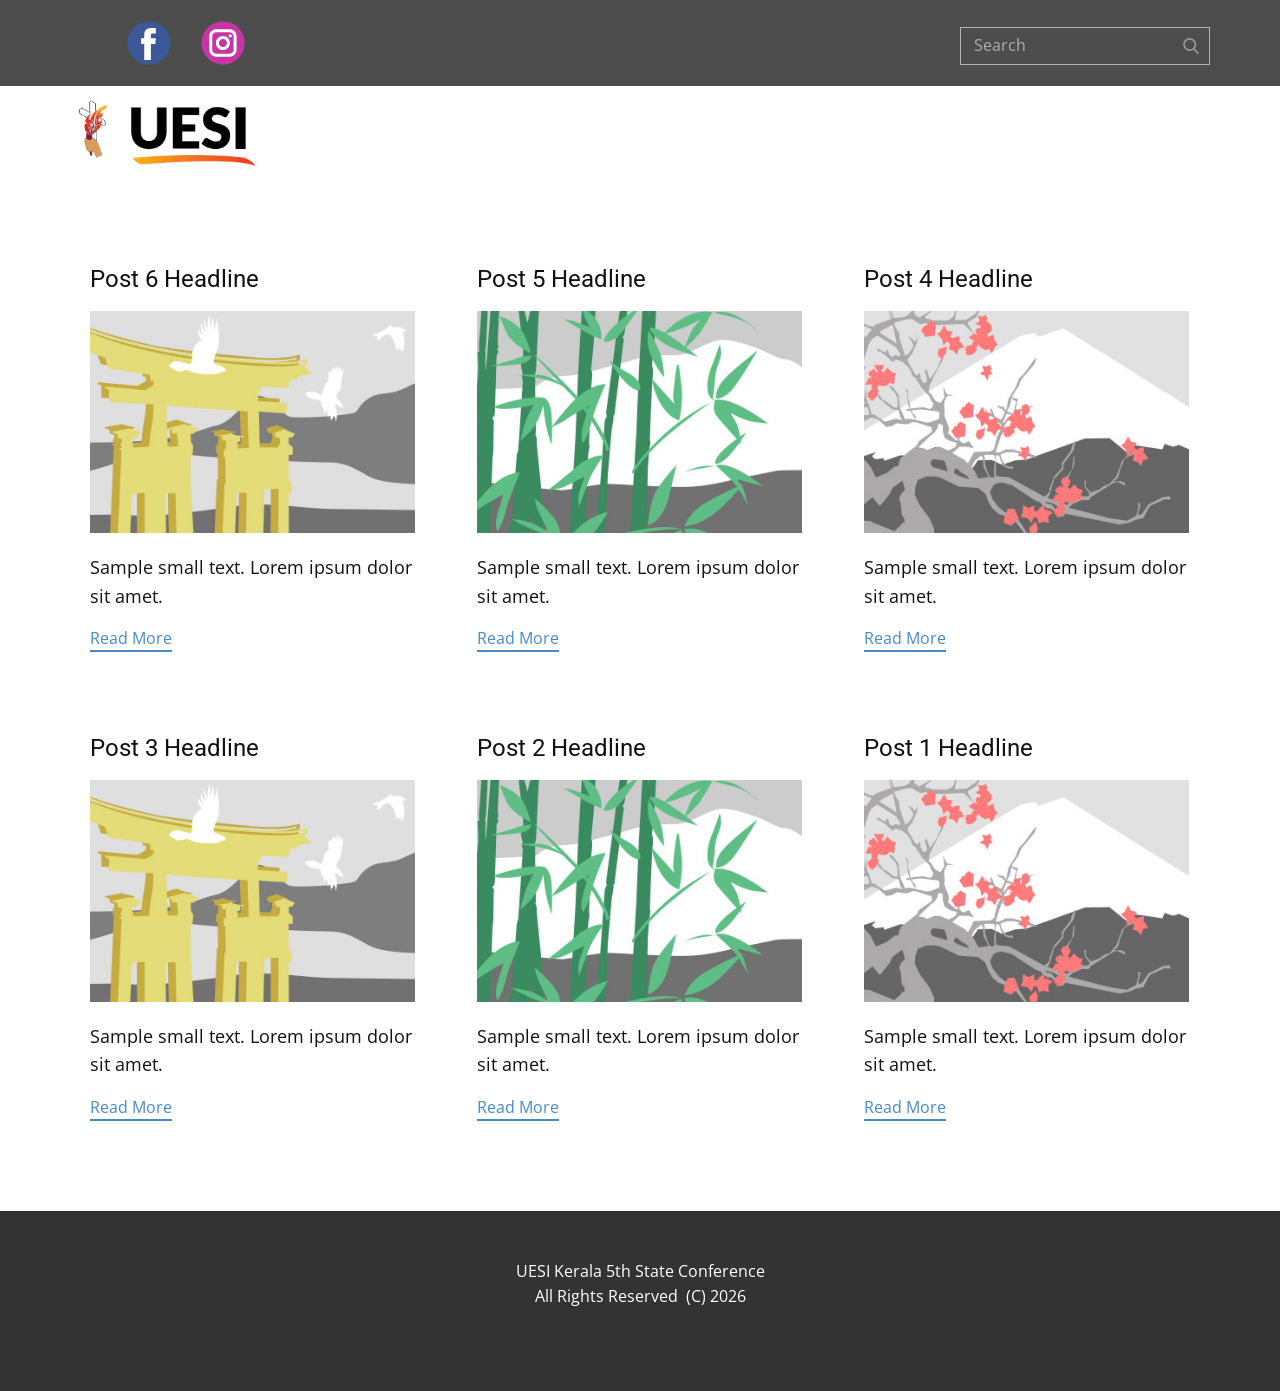
<file: blog/blog.html>
<!DOCTYPE html>
<html style="font-size: 16px;" lang="en"><head>
    <meta name="viewport" content="width=device-width, initial-scale=1.0">
    <meta charset="utf-8">
    <meta name="keywords" content="">
    <meta name="description" content="">
    <title>Blog</title>
    <link rel="stylesheet" href="../nicepage.css" media="screen">
<link rel="stylesheet" href="../Blog-Template.css" media="screen">
    <script class="u-script" type="text/javascript" src="../jquery.js" defer=""></script>
    <script class="u-script" type="text/javascript" src="../nicepage.js" defer=""></script>
    <meta name="generator" content="Nicepage 8.7.0, nicepage.com">
    <link rel="icon" href="../images/IMG-20260904-WA0105.jpg">
    
    
    
    <link id="u-page-google-font" rel="stylesheet" href="https://fonts.googleapis.com/css2?display=swap&amp;family=Roboto:ital,wght@0,100;0,200;0,300;0,400;0,500;0,600;0,700;0,800;0,900;1,100;1,200;1,300;1,400;1,500;1,600;1,700;1,800;1,900&amp;family=Open+Sans:ital,wght@0,300;0,400;0,500;0,600;0,700;0,800;1,300;1,400;1,500;1,600;1,700;1,800">
    <script type="application/ld+json">{
		"@context": "http://schema.org",
		"@type": "Organization",
		"name": "State Conference",
		"logo": "images/images.png",
		"sameAs": [
				"https://www.facebook.com/share/18vE8Vyecg/",
				"https://www.instagram.com/uesikerala.sc"
		]
}</script>
    <meta name="theme-color" content="#478ac9">
  <meta data-intl-tel-input-cdn-path="intlTelInput/"></head>
  <body data-path-to-root="../" data-include-products="false" class="u-body u-xl-mode" data-lang="en"><header class="u-align-left u-clearfix u-container-align-left u-header u-section-row-container" id="header"><div class="u-section-rows">
        <div class="u-clearfix u-container-align-center-xs u-grey-70 u-section-row u-section-row-1" id="sec-46aa">
          <div class="u-clearfix u-sheet u-valign-middle-lg u-valign-middle-md u-valign-middle-sm u-valign-middle-xs u-sheet-1">
            <div class="u-social-icons u-social-icons-1">
              <a class="u-social-url" title="facebook" target="_blank" href="https://www.facebook.com/share/18vE8Vyecg/"><span class="u-icon u-social-facebook u-social-icon u-icon-1"><svg class="u-svg-link" preserveAspectRatio="xMidYMin slice" viewBox="0 0 112 112" style=""><use xlink:href="#svg-a7d8"></use></svg><svg class="u-svg-content" viewBox="0 0 112 112" x="0" y="0" id="svg-a7d8"><circle fill="currentColor" cx="56.1" cy="56.1" r="55"></circle><path fill="#FFFFFF" d="M73.5,31.6h-9.1c-1.4,0-3.6,0.8-3.6,3.9v8.5h12.6L72,58.3H60.8v40.8H43.9V58.3h-8V43.9h8v-9.2
      c0-6.7,3.1-17,17-17h12.5v13.9H73.5z"></path></svg></span>
              </a>
              <a class="u-social-url" title="instagram" target="_blank" href="https://www.instagram.com/uesikerala.sc"><span class="u-icon u-social-icon u-social-instagram u-icon-2"><svg class="u-svg-link" preserveAspectRatio="xMidYMin slice" viewBox="0 0 112 112" style=""><use xlink:href="#svg-6670"></use></svg><svg class="u-svg-content" viewBox="0 0 112 112" x="0" y="0" id="svg-6670"><circle fill="currentColor" cx="56.1" cy="56.1" r="55"></circle><path fill="#FFFFFF" d="M55.9,38.2c-9.9,0-17.9,8-17.9,17.9C38,66,46,74,55.9,74c9.9,0,17.9-8,17.9-17.9C73.8,46.2,65.8,38.2,55.9,38.2
      z M55.9,66.4c-5.7,0-10.3-4.6-10.3-10.3c-0.1-5.7,4.6-10.3,10.3-10.3c5.7,0,10.3,4.6,10.3,10.3C66.2,61.8,61.6,66.4,55.9,66.4z"></path><path fill="#FFFFFF" d="M74.3,33.5c-2.3,0-4.2,1.9-4.2,4.2s1.9,4.2,4.2,4.2s4.2-1.9,4.2-4.2S76.6,33.5,74.3,33.5z"></path><path fill="#FFFFFF" d="M73.1,21.3H38.6c-9.7,0-17.5,7.9-17.5,17.5v34.5c0,9.7,7.9,17.6,17.5,17.6h34.5c9.7,0,17.5-7.9,17.5-17.5V38.8
      C90.6,29.1,82.7,21.3,73.1,21.3z M83,73.3c0,5.5-4.5,9.9-9.9,9.9H38.6c-5.5,0-9.9-4.5-9.9-9.9V38.8c0-5.5,4.5-9.9,9.9-9.9h34.5
      c5.5,0,9.9,4.5,9.9,9.9V73.3z"></path></svg></span>
              </a>
            </div>
            <form action="#" class="u-align-center-xs u-border-1 u-border-grey-30 u-expanded-width-xs u-search u-search-right u-search-1" data-search-token="no-license" data-href="../search/search.html" data-page-id="118656408">
              <button class="u-search-button" type="submit"><span class="u-search-icon u-text-grey-40 u-search-icon-1">
                  <svg class="u-svg-link" preserveAspectRatio="xMidYMin slice" viewBox="0 0 56.966 56.966" style=""><use xmlns:xlink="http://www.w3.org/1999/xlink" xlink:href="#svg-9dab"></use></svg>
                  <svg xmlns="http://www.w3.org/2000/svg" xmlns:xlink="http://www.w3.org/1999/xlink" version="1.1" id="svg-9dab" x="0px" y="0px" viewBox="0 0 56.966 56.966" style="enable-background:new 0 0 56.966 56.966;" xml:space="preserve" class="u-svg-content"><path d="M55.146,51.887L41.588,37.786c3.486-4.144,5.396-9.358,5.396-14.786c0-12.682-10.318-23-23-23s-23,10.318-23,23  s10.318,23,23,23c4.761,0,9.298-1.436,13.177-4.162l13.661,14.208c0.571,0.593,1.339,0.92,2.162,0.92  c0.779,0,1.518-0.297,2.079-0.837C56.255,54.982,56.293,53.08,55.146,51.887z M23.984,6c9.374,0,17,7.626,17,17s-7.626,17-17,17  s-17-7.626-17-17S14.61,6,23.984,6z"></path><g></g><g></g><g></g><g></g><g></g><g></g><g></g><g></g><g></g><g></g><g></g><g></g><g></g><g></g><g></g></svg></span>
              </button>
              <input class="u-search-input" type="search" name="search" value="" placeholder="Search">
            </form>
          </div>
          
          
          
          
          
        </div>
        <div class="u-clearfix u-section-row" id="sec-37e8">
          <div class="u-clearfix u-sheet u-valign-middle-lg u-valign-middle-md u-valign-middle-sm u-valign-middle-xs u-sheet-2">
            <a href="#" class="u-image u-logo u-image-1" data-image-width="335" data-image-height="133">
              <img src="../images/images.png" class="u-logo-image u-logo-image-1" data-image-width="80">
            </a>
          </div>
          
          
          
          
          
        </div>
      </div></header>
    <section class="u-clearfix u-section-1" id="block-2">
      <div class="u-clearfix u-sheet u-valign-middle u-sheet-1"><!--blog--><!--blog_options_json--><!--{"type":"Recent","source":"","tags":"","count":""}--><!--/blog_options_json-->
        <div class="u-blog u-expanded-width u-repeater u-repeater-1" data-blog-id="blog-1"><!--blog_post-->
          <div class="u-blog-post u-container-style u-repeater-item u-white u-repeater-item-1"><meta name="twitter:description" content="Sample small text. Lorem ipsum dolor sit amet."><meta name="description" content="Sample small text. Lorem ipsum dolor sit amet."><meta property="og:type" content="article"><meta property="og:title" content="Post 6 Headline"><meta property="og:description" content="Sample small text. Lorem ipsum dolor sit amet."><meta property="og:image" content="../images/8ad73f3c.jpeg">
            <div class="u-container-layout u-similar-container u-valign-top u-container-layout-1"><!--blog_post_header-->
              <h4 class="u-blog-control u-text u-text-1">
                <a class="u-post-header-link" href="../blog/post-5.html">Post 6 Headline</a>
              </h4><!--/blog_post_header--><!--blog_post_image-->
              <img alt="" class="u-blog-control u-expanded-width u-image u-image-default u-image-1" src="../images/8ad73f3c.jpeg" data-href="../blog/post-5.html"><!--/blog_post_image--><!--blog_post_content-->
              <div class="u-blog-control u-post-content u-text u-text-2 fr-view">Sample small text. Lorem ipsum dolor sit amet.</div><!--/blog_post_content--><!--blog_post_readmore-->
              <a href="../blog/post-5.html" class="u-blog-control u-border-2 u-border-palette-1-base u-btn u-btn-rectangle u-button-style u-none u-btn-1"><!--blog_post_readmore_content--><!--options_json--><!--{"content":"","defaultValue":"Read More"}--><!--/options_json-->Read More<!--/blog_post_readmore_content--></a><!--/blog_post_readmore-->
            </div>
          </div><div class="u-blog-post u-container-style u-repeater-item u-video-cover u-white"><meta name="twitter:description" content="Sample small text. Lorem ipsum dolor sit amet."><meta name="description" content="Sample small text. Lorem ipsum dolor sit amet."><meta property="og:type" content="article"><meta property="og:title" content="Post 5 Headline"><meta property="og:description" content="Sample small text. Lorem ipsum dolor sit amet."><meta property="og:image" content="../images/68f64b9d.jpeg">
            <div class="u-container-layout u-similar-container u-valign-top u-container-layout-2"><!--blog_post_header-->
              <h4 class="u-blog-control u-text u-text-3">
                <a class="u-post-header-link" href="../blog/post-4.html">Post 5 Headline</a>
              </h4><!--/blog_post_header--><!--blog_post_image-->
              <img alt="" class="u-blog-control u-expanded-width u-image u-image-default u-image-2" src="../images/68f64b9d.jpeg" data-href="../blog/post-4.html"><!--/blog_post_image--><!--blog_post_content-->
              <div class="u-blog-control u-post-content u-text u-text-4 fr-view">Sample small text. Lorem ipsum dolor sit amet.</div><!--/blog_post_content--><!--blog_post_readmore-->
              <a href="../blog/post-4.html" class="u-blog-control u-border-2 u-border-palette-1-base u-btn u-btn-rectangle u-button-style u-none u-btn-2"><!--blog_post_readmore_content--><!--options_json--><!--{"content":"","defaultValue":"Read More"}--><!--/options_json-->Read More<!--/blog_post_readmore_content--></a><!--/blog_post_readmore-->
            </div>
          </div><div class="u-blog-post u-container-style u-repeater-item u-video-cover u-white"><meta name="twitter:description" content="Sample small text. Lorem ipsum dolor sit amet."><meta name="description" content="Sample small text. Lorem ipsum dolor sit amet."><meta property="og:type" content="article"><meta property="og:title" content="Post 4 Headline"><meta property="og:description" content="Sample small text. Lorem ipsum dolor sit amet."><meta property="og:image" content="../images/0fd3416c.jpeg">
            <div class="u-container-layout u-similar-container u-valign-top u-container-layout-3"><!--blog_post_header-->
              <h4 class="u-blog-control u-text u-text-5">
                <a class="u-post-header-link" href="../blog/post-3.html">Post 4 Headline</a>
              </h4><!--/blog_post_header--><!--blog_post_image-->
              <img alt="" class="u-blog-control u-expanded-width u-image u-image-default u-image-3" src="../images/0fd3416c.jpeg" data-href="../blog/post-3.html"><!--/blog_post_image--><!--blog_post_content-->
              <div class="u-blog-control u-post-content u-text u-text-6 fr-view">Sample small text. Lorem ipsum dolor sit amet.</div><!--/blog_post_content--><!--blog_post_readmore-->
              <a href="../blog/post-3.html" class="u-blog-control u-border-2 u-border-palette-1-base u-btn u-btn-rectangle u-button-style u-none u-btn-3"><!--blog_post_readmore_content--><!--options_json--><!--{"content":"","defaultValue":"Read More"}--><!--/options_json-->Read More<!--/blog_post_readmore_content--></a><!--/blog_post_readmore-->
            </div>
          </div><div class="u-blog-post u-container-style u-repeater-item u-white u-repeater-item-1"><meta name="twitter:description" content="Sample small text. Lorem ipsum dolor sit amet."><meta name="description" content="Sample small text. Lorem ipsum dolor sit amet."><meta property="og:type" content="article"><meta property="og:title" content="Post 3 Headline"><meta property="og:description" content="Sample small text. Lorem ipsum dolor sit amet."><meta property="og:image" content="../images/8ad73f3c.jpeg">
            <div class="u-container-layout u-similar-container u-valign-top u-container-layout-1"><!--blog_post_header-->
              <h4 class="u-blog-control u-text u-text-1">
                <a class="u-post-header-link" href="../blog/post-2.html">Post 3 Headline</a>
              </h4><!--/blog_post_header--><!--blog_post_image-->
              <img alt="" class="u-blog-control u-expanded-width u-image u-image-default u-image-1" src="../images/8ad73f3c.jpeg" data-href="../blog/post-2.html"><!--/blog_post_image--><!--blog_post_content-->
              <div class="u-blog-control u-post-content u-text u-text-2 fr-view">Sample small text. Lorem ipsum dolor sit amet.</div><!--/blog_post_content--><!--blog_post_readmore-->
              <a href="../blog/post-2.html" class="u-blog-control u-border-2 u-border-palette-1-base u-btn u-btn-rectangle u-button-style u-none u-btn-1"><!--blog_post_readmore_content--><!--options_json--><!--{"content":"","defaultValue":"Read More"}--><!--/options_json-->Read More<!--/blog_post_readmore_content--></a><!--/blog_post_readmore-->
            </div>
          </div><div class="u-blog-post u-container-style u-repeater-item u-video-cover u-white"><meta name="twitter:description" content="Sample small text. Lorem ipsum dolor sit amet."><meta name="description" content="Sample small text. Lorem ipsum dolor sit amet."><meta property="og:type" content="article"><meta property="og:title" content="Post 2 Headline"><meta property="og:description" content="Sample small text. Lorem ipsum dolor sit amet."><meta property="og:image" content="../images/68f64b9d.jpeg">
            <div class="u-container-layout u-similar-container u-valign-top u-container-layout-2"><!--blog_post_header-->
              <h4 class="u-blog-control u-text u-text-3">
                <a class="u-post-header-link" href="../blog/post-1.html">Post 2 Headline</a>
              </h4><!--/blog_post_header--><!--blog_post_image-->
              <img alt="" class="u-blog-control u-expanded-width u-image u-image-default u-image-2" src="../images/68f64b9d.jpeg" data-href="../blog/post-1.html"><!--/blog_post_image--><!--blog_post_content-->
              <div class="u-blog-control u-post-content u-text u-text-4 fr-view">Sample small text. Lorem ipsum dolor sit amet.</div><!--/blog_post_content--><!--blog_post_readmore-->
              <a href="../blog/post-1.html" class="u-blog-control u-border-2 u-border-palette-1-base u-btn u-btn-rectangle u-button-style u-none u-btn-2"><!--blog_post_readmore_content--><!--options_json--><!--{"content":"","defaultValue":"Read More"}--><!--/options_json-->Read More<!--/blog_post_readmore_content--></a><!--/blog_post_readmore-->
            </div>
          </div><div class="u-blog-post u-container-style u-repeater-item u-video-cover u-white"><meta name="twitter:description" content="Sample small text. Lorem ipsum dolor sit amet."><meta name="description" content="Sample small text. Lorem ipsum dolor sit amet."><meta property="og:type" content="article"><meta property="og:title" content="Post 1 Headline"><meta property="og:description" content="Sample small text. Lorem ipsum dolor sit amet."><meta property="og:image" content="../images/0fd3416c.jpeg">
            <div class="u-container-layout u-similar-container u-valign-top u-container-layout-3"><!--blog_post_header-->
              <h4 class="u-blog-control u-text u-text-5">
                <a class="u-post-header-link" href="../blog/post.html">Post 1 Headline</a>
              </h4><!--/blog_post_header--><!--blog_post_image-->
              <img alt="" class="u-blog-control u-expanded-width u-image u-image-default u-image-3" src="../images/0fd3416c.jpeg" data-href="../blog/post.html"><!--/blog_post_image--><!--blog_post_content-->
              <div class="u-blog-control u-post-content u-text u-text-6 fr-view">Sample small text. Lorem ipsum dolor sit amet.</div><!--/blog_post_content--><!--blog_post_readmore-->
              <a href="../blog/post.html" class="u-blog-control u-border-2 u-border-palette-1-base u-btn u-btn-rectangle u-button-style u-none u-btn-3"><!--blog_post_readmore_content--><!--options_json--><!--{"content":"","defaultValue":"Read More"}--><!--/options_json-->Read More<!--/blog_post_readmore_content--></a><!--/blog_post_readmore-->
            </div>
          </div><!--/blog_post--><!--blog_post-->
          <!--/blog_post--><!--blog_post-->
          <!--/blog_post-->
        </div><!--/blog-->
      </div>
    </section>
    
    
    
    <footer class="u-align-center u-clearfix u-container-align-center u-footer u-grey-80 u-footer" id="footer"><div class="u-clearfix u-sheet u-sheet-1">
        <p class="u-small-text u-text u-text-variant u-text-1">UESI Kerala 5th State Conference<br>All Rights Reserved&nbsp; (C) 2026
        </p>
      </div></footer>
    <section class="u-backlink u-clearfix u-grey-80"></section>
  
</body></html>
</file>
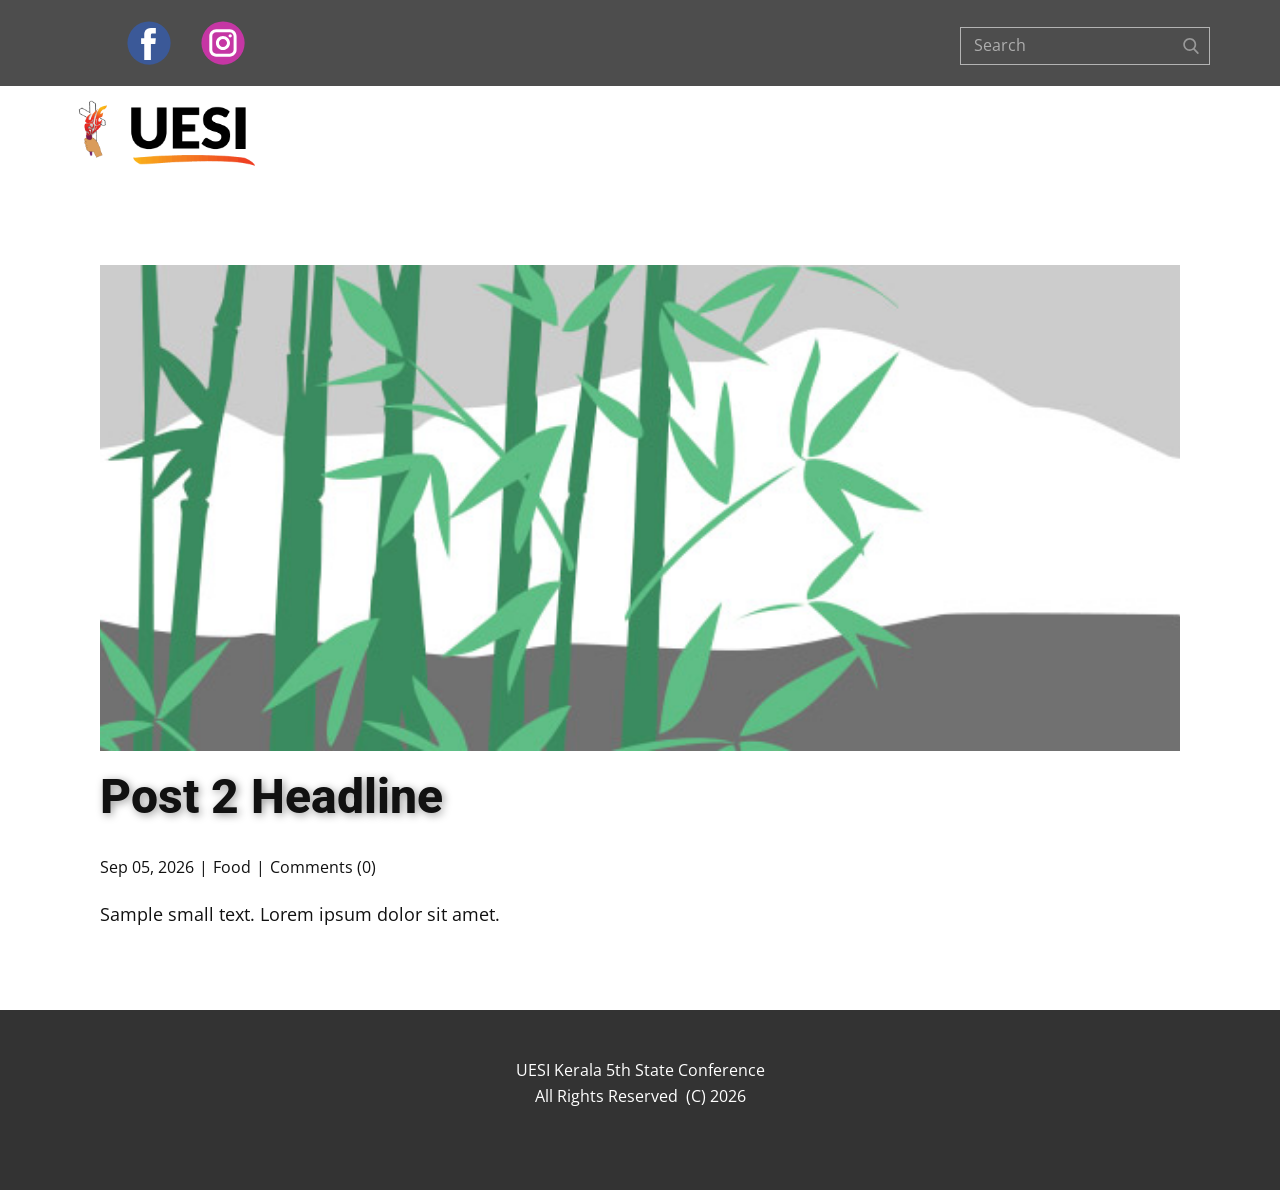
<file: blog/post-1.html>
<!DOCTYPE html>
<html style="font-size: 16px;" lang="en"><head>
    <meta name="viewport" content="width=device-width, initial-scale=1.0">
    <meta charset="utf-8">
    <meta name="keywords" content="Post 1 Headline">
    <meta name="description" content="Sample small text. Lorem ipsum dolor sit amet.">
    <title>Post 2 Headline</title>
    <link rel="stylesheet" href="../nicepage.css" media="screen">
<link rel="stylesheet" href="../Post-Template.css" media="screen">
    <script class="u-script" type="text/javascript" src="../jquery.js" defer=""></script>
    <script class="u-script" type="text/javascript" src="../nicepage.js" defer=""></script>
    <meta name="generator" content="Nicepage 8.7.0, nicepage.com">
    <link rel="icon" href="../images/IMG-20260904-WA0105.jpg">
    
    
    
    <link id="u-page-google-font" rel="stylesheet" href="https://fonts.googleapis.com/css2?display=swap&amp;family=Roboto:ital,wght@0,100;0,200;0,300;0,400;0,500;0,600;0,700;0,800;0,900;1,100;1,200;1,300;1,400;1,500;1,600;1,700;1,800;1,900&amp;family=Open+Sans:ital,wght@0,300;0,400;0,500;0,600;0,700;0,800;1,300;1,400;1,500;1,600;1,700;1,800">
    <script type="application/ld+json">{
		"@context": "http://schema.org",
		"@type": "Organization",
		"name": "State Conference",
		"logo": "images/images.png",
		"sameAs": [
				"https://www.facebook.com/share/18vE8Vyecg/",
				"https://www.instagram.com/uesikerala.sc"
		]
}</script>
    <meta name="theme-color" content="#478ac9">
  <meta data-intl-tel-input-cdn-path="intlTelInput/"><meta name="twitter:description" content="Sample small text. Lorem ipsum dolor sit amet."><meta property="og:type" content="article"><meta property="og:title" content="Post 2 Headline"><meta property="og:description" content="Sample small text. Lorem ipsum dolor sit amet."><meta property="og:image" content="../images/68f64b9d.jpeg"></head>
  <body data-path-to-root="./" data-include-products="false" class="u-body u-xl-mode" data-lang="en"><header class="u-align-left u-clearfix u-container-align-left u-header u-section-row-container" id="header"><div class="u-section-rows">
        <div class="u-clearfix u-container-align-center-xs u-grey-70 u-section-row u-section-row-1" id="sec-46aa">
          <div class="u-clearfix u-sheet u-valign-middle-lg u-valign-middle-md u-valign-middle-sm u-valign-middle-xs u-sheet-1">
            <div class="u-social-icons u-social-icons-1">
              <a class="u-social-url" title="facebook" target="_blank" href="https://www.facebook.com/share/18vE8Vyecg/"><span class="u-icon u-social-facebook u-social-icon u-icon-1"><svg class="u-svg-link" preserveAspectRatio="xMidYMin slice" viewBox="0 0 112 112" style=""><use xlink:href="#svg-a7d8"></use></svg><svg class="u-svg-content" viewBox="0 0 112 112" x="0" y="0" id="svg-a7d8"><circle fill="currentColor" cx="56.1" cy="56.1" r="55"></circle><path fill="#FFFFFF" d="M73.5,31.6h-9.1c-1.4,0-3.6,0.8-3.6,3.9v8.5h12.6L72,58.3H60.8v40.8H43.9V58.3h-8V43.9h8v-9.2
      c0-6.7,3.1-17,17-17h12.5v13.9H73.5z"></path></svg></span>
              </a>
              <a class="u-social-url" title="instagram" target="_blank" href="https://www.instagram.com/uesikerala.sc"><span class="u-icon u-social-icon u-social-instagram u-icon-2"><svg class="u-svg-link" preserveAspectRatio="xMidYMin slice" viewBox="0 0 112 112" style=""><use xlink:href="#svg-6670"></use></svg><svg class="u-svg-content" viewBox="0 0 112 112" x="0" y="0" id="svg-6670"><circle fill="currentColor" cx="56.1" cy="56.1" r="55"></circle><path fill="#FFFFFF" d="M55.9,38.2c-9.9,0-17.9,8-17.9,17.9C38,66,46,74,55.9,74c9.9,0,17.9-8,17.9-17.9C73.8,46.2,65.8,38.2,55.9,38.2
      z M55.9,66.4c-5.7,0-10.3-4.6-10.3-10.3c-0.1-5.7,4.6-10.3,10.3-10.3c5.7,0,10.3,4.6,10.3,10.3C66.2,61.8,61.6,66.4,55.9,66.4z"></path><path fill="#FFFFFF" d="M74.3,33.5c-2.3,0-4.2,1.9-4.2,4.2s1.9,4.2,4.2,4.2s4.2-1.9,4.2-4.2S76.6,33.5,74.3,33.5z"></path><path fill="#FFFFFF" d="M73.1,21.3H38.6c-9.7,0-17.5,7.9-17.5,17.5v34.5c0,9.7,7.9,17.6,17.5,17.6h34.5c9.7,0,17.5-7.9,17.5-17.5V38.8
      C90.6,29.1,82.7,21.3,73.1,21.3z M83,73.3c0,5.5-4.5,9.9-9.9,9.9H38.6c-5.5,0-9.9-4.5-9.9-9.9V38.8c0-5.5,4.5-9.9,9.9-9.9h34.5
      c5.5,0,9.9,4.5,9.9,9.9V73.3z"></path></svg></span>
              </a>
            </div>
            <form action="#" class="u-align-center-xs u-border-1 u-border-grey-30 u-expanded-width-xs u-search u-search-right u-search-1" data-search-token="no-license" data-href="../search/search.html" data-page-id="118656408">
              <button class="u-search-button" type="submit"><span class="u-search-icon u-text-grey-40 u-search-icon-1">
                  <svg class="u-svg-link" preserveAspectRatio="xMidYMin slice" viewBox="0 0 56.966 56.966" style=""><use xmlns:xlink="http://www.w3.org/1999/xlink" xlink:href="#svg-9dab"></use></svg>
                  <svg xmlns="http://www.w3.org/2000/svg" xmlns:xlink="http://www.w3.org/1999/xlink" version="1.1" id="svg-9dab" x="0px" y="0px" viewBox="0 0 56.966 56.966" style="enable-background:new 0 0 56.966 56.966;" xml:space="preserve" class="u-svg-content"><path d="M55.146,51.887L41.588,37.786c3.486-4.144,5.396-9.358,5.396-14.786c0-12.682-10.318-23-23-23s-23,10.318-23,23  s10.318,23,23,23c4.761,0,9.298-1.436,13.177-4.162l13.661,14.208c0.571,0.593,1.339,0.92,2.162,0.92  c0.779,0,1.518-0.297,2.079-0.837C56.255,54.982,56.293,53.08,55.146,51.887z M23.984,6c9.374,0,17,7.626,17,17s-7.626,17-17,17  s-17-7.626-17-17S14.61,6,23.984,6z"></path><g></g><g></g><g></g><g></g><g></g><g></g><g></g><g></g><g></g><g></g><g></g><g></g><g></g><g></g><g></g></svg></span>
              </button>
              <input class="u-search-input" type="search" name="search" value="" placeholder="Search">
            </form>
          </div>
          
          
          
          
          
        </div>
        <div class="u-clearfix u-section-row" id="sec-37e8">
          <div class="u-clearfix u-sheet u-valign-middle-lg u-valign-middle-md u-valign-middle-sm u-valign-middle-xs u-sheet-2">
            <a href="#" class="u-image u-logo u-image-1" data-image-width="335" data-image-height="133">
              <img src="../images/images.png" class="u-logo-image u-logo-image-1" data-image-width="80">
            </a>
          </div>
          
          
          
          
          
        </div>
      </div></header>
    <section class="u-align-center u-clearfix u-section-1" id="block-2">
      <div class="u-clearfix u-sheet u-valign-middle-md u-valign-middle-sm u-valign-middle-xs u-sheet-1"><!--post_details--><!--post_details_options_json--><!--{"source":""}--><!--/post_details_options_json--><!--blog_post-->
        <div class="u-container-style u-expanded-width u-post-details u-post-details-1">
          <div class="u-container-layout u-valign-middle u-container-layout-1"><!--blog_post_image-->
            <img alt="" class="u-blog-control u-expanded-width u-image u-image-default u-image-1" src="../images/68f64b9d.jpeg"><!--/blog_post_image--><!--blog_post_header-->
            <h2 class="u-blog-control u-text u-text-1">Post 2 Headline</h2><!--/blog_post_header--><!--blog_post_metadata-->
            <div class="u-blog-control u-metadata u-metadata-1"><!--blog_post_metadata_date--><span class="u-meta-date u-meta-icon">Sep 05, 2026</span><!--/blog_post_metadata_date--><!--blog_post_metadata_category--><span class="u-meta-category u-meta-icon"><a href="/blog/blog.html#/blog-1///1">Food</a></span><!--/blog_post_metadata_category--><!--blog_post_metadata_comments--><span class="u-meta-comments u-meta-icon"><!--blog_post_metadata_comments_content-->Comments (0)<!--/blog_post_metadata_comments_content--></span><!--/blog_post_metadata_comments-->
            </div><!--/blog_post_metadata--><!--blog_post_content-->
            <div class="u-align-justify u-blog-control u-post-content u-text u-text-2 fr-view">
  <p>Sample small text. Lorem ipsum dolor sit amet.</p>
  </div><!--/blog_post_content-->
          </div>
        </div><!--/blog_post--><!--/post_details-->
      </div>
    </section>
    
    
    
    <footer class="u-align-center u-clearfix u-container-align-center u-footer u-grey-80 u-footer" id="footer"><div class="u-clearfix u-sheet u-sheet-1">
        <p class="u-small-text u-text u-text-variant u-text-1">UESI Kerala 5th State Conference<br>All Rights Reserved&nbsp; (C) 2026
        </p>
      </div></footer>
    <section class="u-backlink u-clearfix u-grey-80"></section>
  
</body></html>
</file>
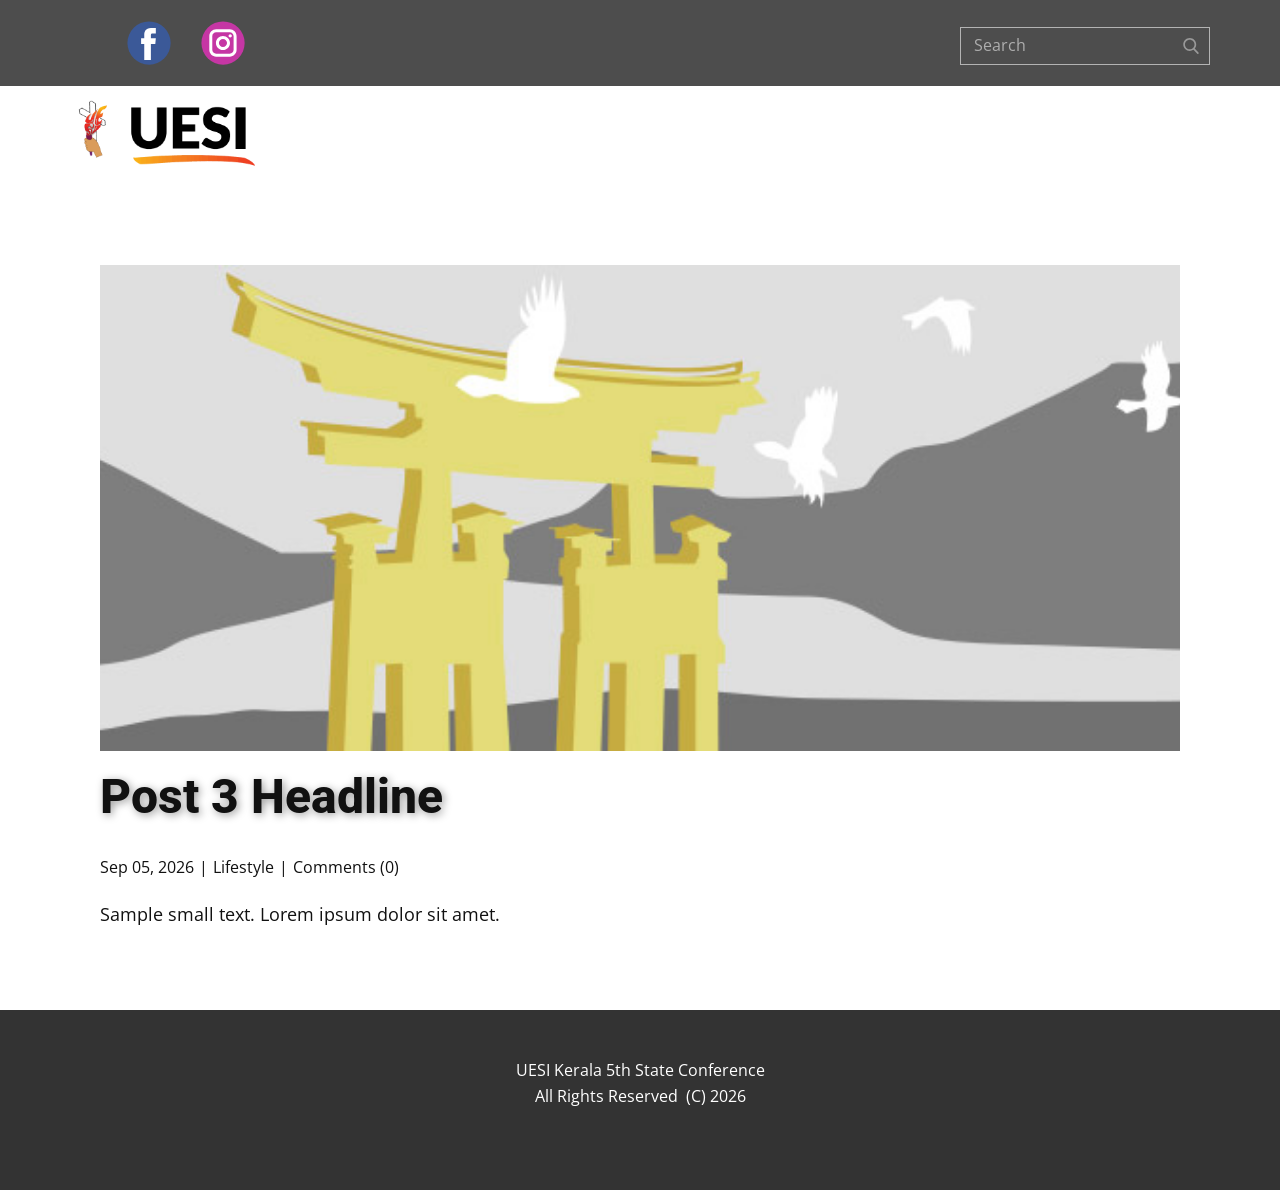
<file: blog/post-2.html>
<!DOCTYPE html>
<html style="font-size: 16px;" lang="en"><head>
    <meta name="viewport" content="width=device-width, initial-scale=1.0">
    <meta charset="utf-8">
    <meta name="keywords" content="Post 1 Headline">
    <meta name="description" content="Sample small text. Lorem ipsum dolor sit amet.">
    <title>Post 3 Headline</title>
    <link rel="stylesheet" href="../nicepage.css" media="screen">
<link rel="stylesheet" href="../Post-Template.css" media="screen">
    <script class="u-script" type="text/javascript" src="../jquery.js" defer=""></script>
    <script class="u-script" type="text/javascript" src="../nicepage.js" defer=""></script>
    <meta name="generator" content="Nicepage 8.7.0, nicepage.com">
    <link rel="icon" href="../images/IMG-20260904-WA0105.jpg">
    
    
    
    <link id="u-page-google-font" rel="stylesheet" href="https://fonts.googleapis.com/css2?display=swap&amp;family=Roboto:ital,wght@0,100;0,200;0,300;0,400;0,500;0,600;0,700;0,800;0,900;1,100;1,200;1,300;1,400;1,500;1,600;1,700;1,800;1,900&amp;family=Open+Sans:ital,wght@0,300;0,400;0,500;0,600;0,700;0,800;1,300;1,400;1,500;1,600;1,700;1,800">
    <script type="application/ld+json">{
		"@context": "http://schema.org",
		"@type": "Organization",
		"name": "State Conference",
		"logo": "images/images.png",
		"sameAs": [
				"https://www.facebook.com/share/18vE8Vyecg/",
				"https://www.instagram.com/uesikerala.sc"
		]
}</script>
    <meta name="theme-color" content="#478ac9">
  <meta data-intl-tel-input-cdn-path="intlTelInput/"><meta name="twitter:description" content="Sample small text. Lorem ipsum dolor sit amet."><meta property="og:type" content="article"><meta property="og:title" content="Post 3 Headline"><meta property="og:description" content="Sample small text. Lorem ipsum dolor sit amet."><meta property="og:image" content="../images/8ad73f3c.jpeg"></head>
  <body data-path-to-root="./" data-include-products="false" class="u-body u-xl-mode" data-lang="en"><header class="u-align-left u-clearfix u-container-align-left u-header u-section-row-container" id="header"><div class="u-section-rows">
        <div class="u-clearfix u-container-align-center-xs u-grey-70 u-section-row u-section-row-1" id="sec-46aa">
          <div class="u-clearfix u-sheet u-valign-middle-lg u-valign-middle-md u-valign-middle-sm u-valign-middle-xs u-sheet-1">
            <div class="u-social-icons u-social-icons-1">
              <a class="u-social-url" title="facebook" target="_blank" href="https://www.facebook.com/share/18vE8Vyecg/"><span class="u-icon u-social-facebook u-social-icon u-icon-1"><svg class="u-svg-link" preserveAspectRatio="xMidYMin slice" viewBox="0 0 112 112" style=""><use xlink:href="#svg-a7d8"></use></svg><svg class="u-svg-content" viewBox="0 0 112 112" x="0" y="0" id="svg-a7d8"><circle fill="currentColor" cx="56.1" cy="56.1" r="55"></circle><path fill="#FFFFFF" d="M73.5,31.6h-9.1c-1.4,0-3.6,0.8-3.6,3.9v8.5h12.6L72,58.3H60.8v40.8H43.9V58.3h-8V43.9h8v-9.2
      c0-6.7,3.1-17,17-17h12.5v13.9H73.5z"></path></svg></span>
              </a>
              <a class="u-social-url" title="instagram" target="_blank" href="https://www.instagram.com/uesikerala.sc"><span class="u-icon u-social-icon u-social-instagram u-icon-2"><svg class="u-svg-link" preserveAspectRatio="xMidYMin slice" viewBox="0 0 112 112" style=""><use xlink:href="#svg-6670"></use></svg><svg class="u-svg-content" viewBox="0 0 112 112" x="0" y="0" id="svg-6670"><circle fill="currentColor" cx="56.1" cy="56.1" r="55"></circle><path fill="#FFFFFF" d="M55.9,38.2c-9.9,0-17.9,8-17.9,17.9C38,66,46,74,55.9,74c9.9,0,17.9-8,17.9-17.9C73.8,46.2,65.8,38.2,55.9,38.2
      z M55.9,66.4c-5.7,0-10.3-4.6-10.3-10.3c-0.1-5.7,4.6-10.3,10.3-10.3c5.7,0,10.3,4.6,10.3,10.3C66.2,61.8,61.6,66.4,55.9,66.4z"></path><path fill="#FFFFFF" d="M74.3,33.5c-2.3,0-4.2,1.9-4.2,4.2s1.9,4.2,4.2,4.2s4.2-1.9,4.2-4.2S76.6,33.5,74.3,33.5z"></path><path fill="#FFFFFF" d="M73.1,21.3H38.6c-9.7,0-17.5,7.9-17.5,17.5v34.5c0,9.7,7.9,17.6,17.5,17.6h34.5c9.7,0,17.5-7.9,17.5-17.5V38.8
      C90.6,29.1,82.7,21.3,73.1,21.3z M83,73.3c0,5.5-4.5,9.9-9.9,9.9H38.6c-5.5,0-9.9-4.5-9.9-9.9V38.8c0-5.5,4.5-9.9,9.9-9.9h34.5
      c5.5,0,9.9,4.5,9.9,9.9V73.3z"></path></svg></span>
              </a>
            </div>
            <form action="#" class="u-align-center-xs u-border-1 u-border-grey-30 u-expanded-width-xs u-search u-search-right u-search-1" data-search-token="no-license" data-href="../search/search.html" data-page-id="118656408">
              <button class="u-search-button" type="submit"><span class="u-search-icon u-text-grey-40 u-search-icon-1">
                  <svg class="u-svg-link" preserveAspectRatio="xMidYMin slice" viewBox="0 0 56.966 56.966" style=""><use xmlns:xlink="http://www.w3.org/1999/xlink" xlink:href="#svg-9dab"></use></svg>
                  <svg xmlns="http://www.w3.org/2000/svg" xmlns:xlink="http://www.w3.org/1999/xlink" version="1.1" id="svg-9dab" x="0px" y="0px" viewBox="0 0 56.966 56.966" style="enable-background:new 0 0 56.966 56.966;" xml:space="preserve" class="u-svg-content"><path d="M55.146,51.887L41.588,37.786c3.486-4.144,5.396-9.358,5.396-14.786c0-12.682-10.318-23-23-23s-23,10.318-23,23  s10.318,23,23,23c4.761,0,9.298-1.436,13.177-4.162l13.661,14.208c0.571,0.593,1.339,0.92,2.162,0.92  c0.779,0,1.518-0.297,2.079-0.837C56.255,54.982,56.293,53.08,55.146,51.887z M23.984,6c9.374,0,17,7.626,17,17s-7.626,17-17,17  s-17-7.626-17-17S14.61,6,23.984,6z"></path><g></g><g></g><g></g><g></g><g></g><g></g><g></g><g></g><g></g><g></g><g></g><g></g><g></g><g></g><g></g></svg></span>
              </button>
              <input class="u-search-input" type="search" name="search" value="" placeholder="Search">
            </form>
          </div>
          
          
          
          
          
        </div>
        <div class="u-clearfix u-section-row" id="sec-37e8">
          <div class="u-clearfix u-sheet u-valign-middle-lg u-valign-middle-md u-valign-middle-sm u-valign-middle-xs u-sheet-2">
            <a href="#" class="u-image u-logo u-image-1" data-image-width="335" data-image-height="133">
              <img src="../images/images.png" class="u-logo-image u-logo-image-1" data-image-width="80">
            </a>
          </div>
          
          
          
          
          
        </div>
      </div></header>
    <section class="u-align-center u-clearfix u-section-1" id="block-2">
      <div class="u-clearfix u-sheet u-valign-middle-md u-valign-middle-sm u-valign-middle-xs u-sheet-1"><!--post_details--><!--post_details_options_json--><!--{"source":""}--><!--/post_details_options_json--><!--blog_post-->
        <div class="u-container-style u-expanded-width u-post-details u-post-details-1">
          <div class="u-container-layout u-valign-middle u-container-layout-1"><!--blog_post_image-->
            <img alt="" class="u-blog-control u-expanded-width u-image u-image-default u-image-1" src="../images/8ad73f3c.jpeg"><!--/blog_post_image--><!--blog_post_header-->
            <h2 class="u-blog-control u-text u-text-1">Post 3 Headline</h2><!--/blog_post_header--><!--blog_post_metadata-->
            <div class="u-blog-control u-metadata u-metadata-1"><!--blog_post_metadata_date--><span class="u-meta-date u-meta-icon">Sep 05, 2026</span><!--/blog_post_metadata_date--><!--blog_post_metadata_category--><span class="u-meta-category u-meta-icon"><a href="/blog/blog.html#/blog-1///3">Lifestyle</a></span><!--/blog_post_metadata_category--><!--blog_post_metadata_comments--><span class="u-meta-comments u-meta-icon"><!--blog_post_metadata_comments_content-->Comments (0)<!--/blog_post_metadata_comments_content--></span><!--/blog_post_metadata_comments-->
            </div><!--/blog_post_metadata--><!--blog_post_content-->
            <div class="u-align-justify u-blog-control u-post-content u-text u-text-2 fr-view">
  <p>Sample small text. Lorem ipsum dolor sit amet.</p>
  </div><!--/blog_post_content-->
          </div>
        </div><!--/blog_post--><!--/post_details-->
      </div>
    </section>
    
    
    
    <footer class="u-align-center u-clearfix u-container-align-center u-footer u-grey-80 u-footer" id="footer"><div class="u-clearfix u-sheet u-sheet-1">
        <p class="u-small-text u-text u-text-variant u-text-1">UESI Kerala 5th State Conference<br>All Rights Reserved&nbsp; (C) 2026
        </p>
      </div></footer>
    <section class="u-backlink u-clearfix u-grey-80"></section>
  
</body></html>
</file>
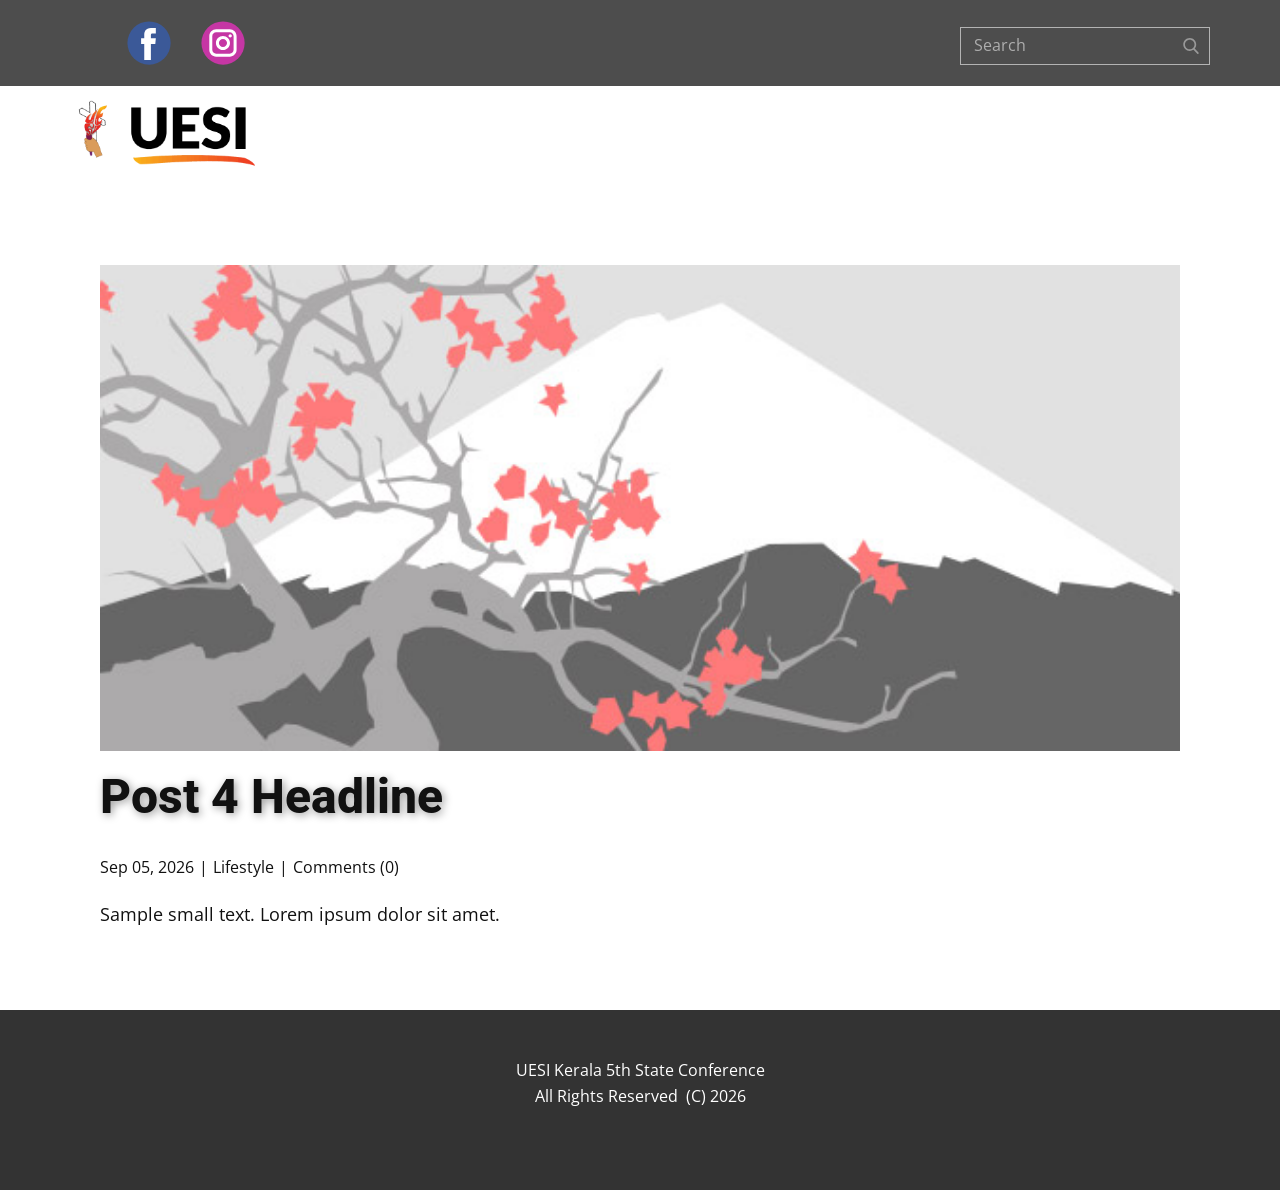
<file: blog/post-3.html>
<!DOCTYPE html>
<html style="font-size: 16px;" lang="en"><head>
    <meta name="viewport" content="width=device-width, initial-scale=1.0">
    <meta charset="utf-8">
    <meta name="keywords" content="Post 1 Headline">
    <meta name="description" content="Sample small text. Lorem ipsum dolor sit amet.">
    <title>Post 4 Headline</title>
    <link rel="stylesheet" href="../nicepage.css" media="screen">
<link rel="stylesheet" href="../Post-Template.css" media="screen">
    <script class="u-script" type="text/javascript" src="../jquery.js" defer=""></script>
    <script class="u-script" type="text/javascript" src="../nicepage.js" defer=""></script>
    <meta name="generator" content="Nicepage 8.7.0, nicepage.com">
    <link rel="icon" href="../images/IMG-20260904-WA0105.jpg">
    
    
    
    <link id="u-page-google-font" rel="stylesheet" href="https://fonts.googleapis.com/css2?display=swap&amp;family=Roboto:ital,wght@0,100;0,200;0,300;0,400;0,500;0,600;0,700;0,800;0,900;1,100;1,200;1,300;1,400;1,500;1,600;1,700;1,800;1,900&amp;family=Open+Sans:ital,wght@0,300;0,400;0,500;0,600;0,700;0,800;1,300;1,400;1,500;1,600;1,700;1,800">
    <script type="application/ld+json">{
		"@context": "http://schema.org",
		"@type": "Organization",
		"name": "State Conference",
		"logo": "images/images.png",
		"sameAs": [
				"https://www.facebook.com/share/18vE8Vyecg/",
				"https://www.instagram.com/uesikerala.sc"
		]
}</script>
    <meta name="theme-color" content="#478ac9">
  <meta data-intl-tel-input-cdn-path="intlTelInput/"><meta name="twitter:description" content="Sample small text. Lorem ipsum dolor sit amet."><meta property="og:type" content="article"><meta property="og:title" content="Post 4 Headline"><meta property="og:description" content="Sample small text. Lorem ipsum dolor sit amet."><meta property="og:image" content="../images/0fd3416c.jpeg"></head>
  <body data-path-to-root="./" data-include-products="false" class="u-body u-xl-mode" data-lang="en"><header class="u-align-left u-clearfix u-container-align-left u-header u-section-row-container" id="header"><div class="u-section-rows">
        <div class="u-clearfix u-container-align-center-xs u-grey-70 u-section-row u-section-row-1" id="sec-46aa">
          <div class="u-clearfix u-sheet u-valign-middle-lg u-valign-middle-md u-valign-middle-sm u-valign-middle-xs u-sheet-1">
            <div class="u-social-icons u-social-icons-1">
              <a class="u-social-url" title="facebook" target="_blank" href="https://www.facebook.com/share/18vE8Vyecg/"><span class="u-icon u-social-facebook u-social-icon u-icon-1"><svg class="u-svg-link" preserveAspectRatio="xMidYMin slice" viewBox="0 0 112 112" style=""><use xlink:href="#svg-a7d8"></use></svg><svg class="u-svg-content" viewBox="0 0 112 112" x="0" y="0" id="svg-a7d8"><circle fill="currentColor" cx="56.1" cy="56.1" r="55"></circle><path fill="#FFFFFF" d="M73.5,31.6h-9.1c-1.4,0-3.6,0.8-3.6,3.9v8.5h12.6L72,58.3H60.8v40.8H43.9V58.3h-8V43.9h8v-9.2
      c0-6.7,3.1-17,17-17h12.5v13.9H73.5z"></path></svg></span>
              </a>
              <a class="u-social-url" title="instagram" target="_blank" href="https://www.instagram.com/uesikerala.sc"><span class="u-icon u-social-icon u-social-instagram u-icon-2"><svg class="u-svg-link" preserveAspectRatio="xMidYMin slice" viewBox="0 0 112 112" style=""><use xlink:href="#svg-6670"></use></svg><svg class="u-svg-content" viewBox="0 0 112 112" x="0" y="0" id="svg-6670"><circle fill="currentColor" cx="56.1" cy="56.1" r="55"></circle><path fill="#FFFFFF" d="M55.9,38.2c-9.9,0-17.9,8-17.9,17.9C38,66,46,74,55.9,74c9.9,0,17.9-8,17.9-17.9C73.8,46.2,65.8,38.2,55.9,38.2
      z M55.9,66.4c-5.7,0-10.3-4.6-10.3-10.3c-0.1-5.7,4.6-10.3,10.3-10.3c5.7,0,10.3,4.6,10.3,10.3C66.2,61.8,61.6,66.4,55.9,66.4z"></path><path fill="#FFFFFF" d="M74.3,33.5c-2.3,0-4.2,1.9-4.2,4.2s1.9,4.2,4.2,4.2s4.2-1.9,4.2-4.2S76.6,33.5,74.3,33.5z"></path><path fill="#FFFFFF" d="M73.1,21.3H38.6c-9.7,0-17.5,7.9-17.5,17.5v34.5c0,9.7,7.9,17.6,17.5,17.6h34.5c9.7,0,17.5-7.9,17.5-17.5V38.8
      C90.6,29.1,82.7,21.3,73.1,21.3z M83,73.3c0,5.5-4.5,9.9-9.9,9.9H38.6c-5.5,0-9.9-4.5-9.9-9.9V38.8c0-5.5,4.5-9.9,9.9-9.9h34.5
      c5.5,0,9.9,4.5,9.9,9.9V73.3z"></path></svg></span>
              </a>
            </div>
            <form action="#" class="u-align-center-xs u-border-1 u-border-grey-30 u-expanded-width-xs u-search u-search-right u-search-1" data-search-token="no-license" data-href="../search/search.html" data-page-id="118656408">
              <button class="u-search-button" type="submit"><span class="u-search-icon u-text-grey-40 u-search-icon-1">
                  <svg class="u-svg-link" preserveAspectRatio="xMidYMin slice" viewBox="0 0 56.966 56.966" style=""><use xmlns:xlink="http://www.w3.org/1999/xlink" xlink:href="#svg-9dab"></use></svg>
                  <svg xmlns="http://www.w3.org/2000/svg" xmlns:xlink="http://www.w3.org/1999/xlink" version="1.1" id="svg-9dab" x="0px" y="0px" viewBox="0 0 56.966 56.966" style="enable-background:new 0 0 56.966 56.966;" xml:space="preserve" class="u-svg-content"><path d="M55.146,51.887L41.588,37.786c3.486-4.144,5.396-9.358,5.396-14.786c0-12.682-10.318-23-23-23s-23,10.318-23,23  s10.318,23,23,23c4.761,0,9.298-1.436,13.177-4.162l13.661,14.208c0.571,0.593,1.339,0.92,2.162,0.92  c0.779,0,1.518-0.297,2.079-0.837C56.255,54.982,56.293,53.08,55.146,51.887z M23.984,6c9.374,0,17,7.626,17,17s-7.626,17-17,17  s-17-7.626-17-17S14.61,6,23.984,6z"></path><g></g><g></g><g></g><g></g><g></g><g></g><g></g><g></g><g></g><g></g><g></g><g></g><g></g><g></g><g></g></svg></span>
              </button>
              <input class="u-search-input" type="search" name="search" value="" placeholder="Search">
            </form>
          </div>
          
          
          
          
          
        </div>
        <div class="u-clearfix u-section-row" id="sec-37e8">
          <div class="u-clearfix u-sheet u-valign-middle-lg u-valign-middle-md u-valign-middle-sm u-valign-middle-xs u-sheet-2">
            <a href="#" class="u-image u-logo u-image-1" data-image-width="335" data-image-height="133">
              <img src="../images/images.png" class="u-logo-image u-logo-image-1" data-image-width="80">
            </a>
          </div>
          
          
          
          
          
        </div>
      </div></header>
    <section class="u-align-center u-clearfix u-section-1" id="block-2">
      <div class="u-clearfix u-sheet u-valign-middle-md u-valign-middle-sm u-valign-middle-xs u-sheet-1"><!--post_details--><!--post_details_options_json--><!--{"source":""}--><!--/post_details_options_json--><!--blog_post-->
        <div class="u-container-style u-expanded-width u-post-details u-post-details-1">
          <div class="u-container-layout u-valign-middle u-container-layout-1"><!--blog_post_image-->
            <img alt="" class="u-blog-control u-expanded-width u-image u-image-default u-image-1" src="../images/0fd3416c.jpeg"><!--/blog_post_image--><!--blog_post_header-->
            <h2 class="u-blog-control u-text u-text-1">Post 4 Headline</h2><!--/blog_post_header--><!--blog_post_metadata-->
            <div class="u-blog-control u-metadata u-metadata-1"><!--blog_post_metadata_date--><span class="u-meta-date u-meta-icon">Sep 05, 2026</span><!--/blog_post_metadata_date--><!--blog_post_metadata_category--><span class="u-meta-category u-meta-icon"><a href="/blog/blog.html#/blog-1///3">Lifestyle</a></span><!--/blog_post_metadata_category--><!--blog_post_metadata_comments--><span class="u-meta-comments u-meta-icon"><!--blog_post_metadata_comments_content-->Comments (0)<!--/blog_post_metadata_comments_content--></span><!--/blog_post_metadata_comments-->
            </div><!--/blog_post_metadata--><!--blog_post_content-->
            <div class="u-align-justify u-blog-control u-post-content u-text u-text-2 fr-view">
  <p>Sample small text. Lorem ipsum dolor sit amet.</p>
  </div><!--/blog_post_content-->
          </div>
        </div><!--/blog_post--><!--/post_details-->
      </div>
    </section>
    
    
    
    <footer class="u-align-center u-clearfix u-container-align-center u-footer u-grey-80 u-footer" id="footer"><div class="u-clearfix u-sheet u-sheet-1">
        <p class="u-small-text u-text u-text-variant u-text-1">UESI Kerala 5th State Conference<br>All Rights Reserved&nbsp; (C) 2026
        </p>
      </div></footer>
    <section class="u-backlink u-clearfix u-grey-80"></section>
  
</body></html>
</file>
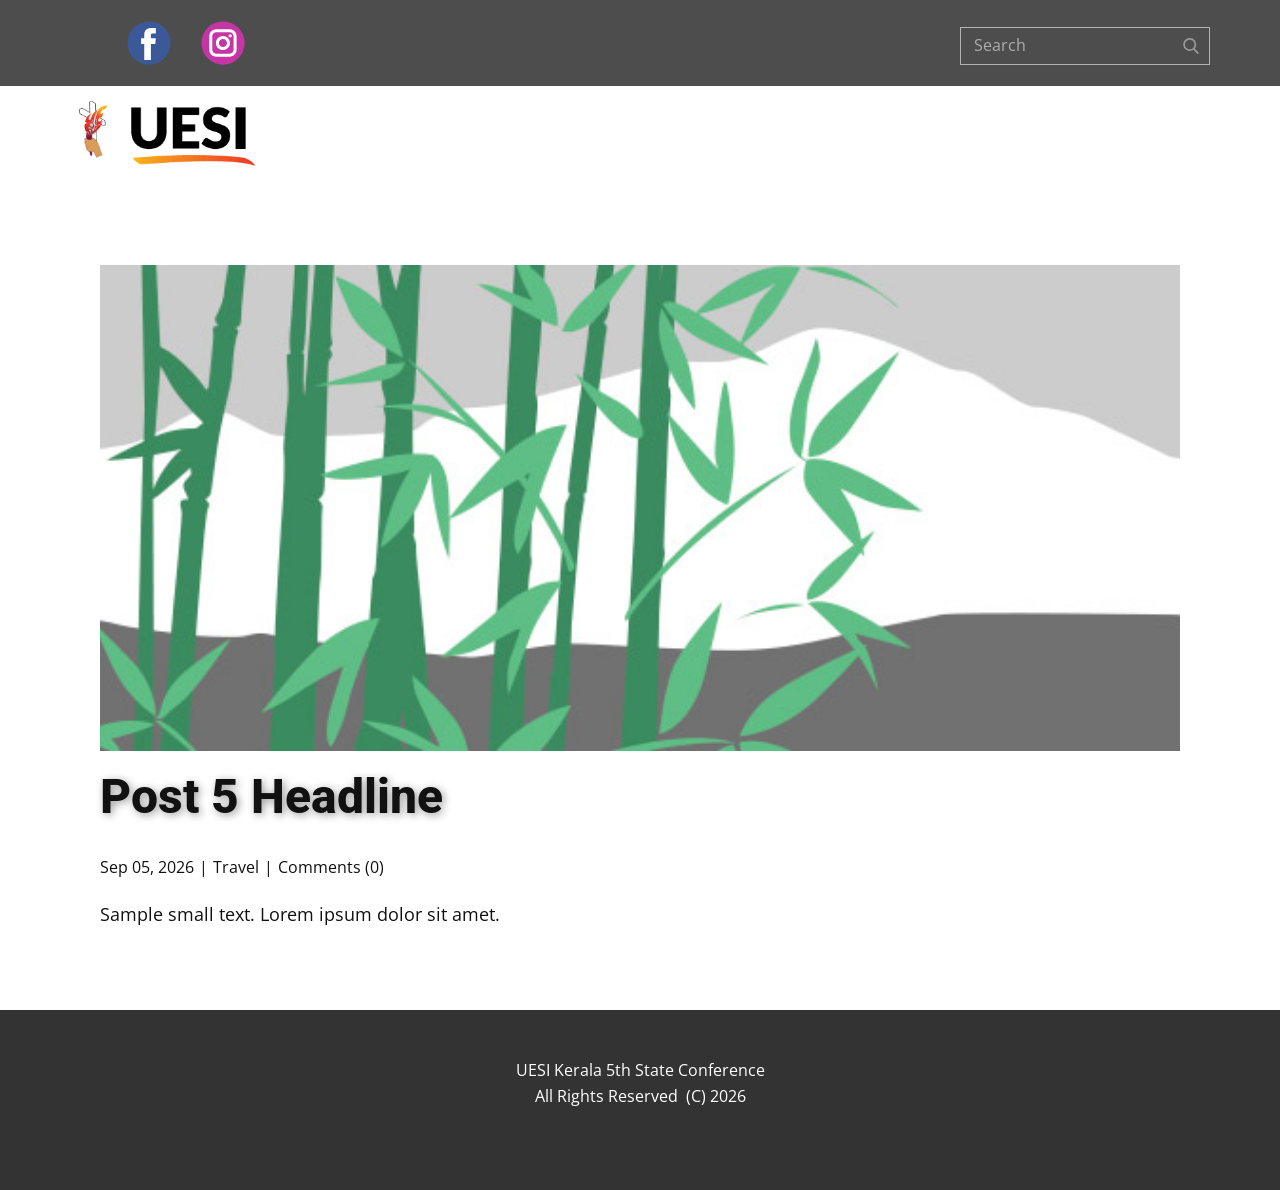
<file: blog/post-4.html>
<!DOCTYPE html>
<html style="font-size: 16px;" lang="en"><head>
    <meta name="viewport" content="width=device-width, initial-scale=1.0">
    <meta charset="utf-8">
    <meta name="keywords" content="Post 1 Headline">
    <meta name="description" content="Sample small text. Lorem ipsum dolor sit amet.">
    <title>Post 5 Headline</title>
    <link rel="stylesheet" href="../nicepage.css" media="screen">
<link rel="stylesheet" href="../Post-Template.css" media="screen">
    <script class="u-script" type="text/javascript" src="../jquery.js" defer=""></script>
    <script class="u-script" type="text/javascript" src="../nicepage.js" defer=""></script>
    <meta name="generator" content="Nicepage 8.7.0, nicepage.com">
    <link rel="icon" href="../images/IMG-20260904-WA0105.jpg">
    
    
    
    <link id="u-page-google-font" rel="stylesheet" href="https://fonts.googleapis.com/css2?display=swap&amp;family=Roboto:ital,wght@0,100;0,200;0,300;0,400;0,500;0,600;0,700;0,800;0,900;1,100;1,200;1,300;1,400;1,500;1,600;1,700;1,800;1,900&amp;family=Open+Sans:ital,wght@0,300;0,400;0,500;0,600;0,700;0,800;1,300;1,400;1,500;1,600;1,700;1,800">
    <script type="application/ld+json">{
		"@context": "http://schema.org",
		"@type": "Organization",
		"name": "State Conference",
		"logo": "images/images.png",
		"sameAs": [
				"https://www.facebook.com/share/18vE8Vyecg/",
				"https://www.instagram.com/uesikerala.sc"
		]
}</script>
    <meta name="theme-color" content="#478ac9">
  <meta data-intl-tel-input-cdn-path="intlTelInput/"><meta name="twitter:description" content="Sample small text. Lorem ipsum dolor sit amet."><meta property="og:type" content="article"><meta property="og:title" content="Post 5 Headline"><meta property="og:description" content="Sample small text. Lorem ipsum dolor sit amet."><meta property="og:image" content="../images/68f64b9d.jpeg"></head>
  <body data-path-to-root="./" data-include-products="false" class="u-body u-xl-mode" data-lang="en"><header class="u-align-left u-clearfix u-container-align-left u-header u-section-row-container" id="header"><div class="u-section-rows">
        <div class="u-clearfix u-container-align-center-xs u-grey-70 u-section-row u-section-row-1" id="sec-46aa">
          <div class="u-clearfix u-sheet u-valign-middle-lg u-valign-middle-md u-valign-middle-sm u-valign-middle-xs u-sheet-1">
            <div class="u-social-icons u-social-icons-1">
              <a class="u-social-url" title="facebook" target="_blank" href="https://www.facebook.com/share/18vE8Vyecg/"><span class="u-icon u-social-facebook u-social-icon u-icon-1"><svg class="u-svg-link" preserveAspectRatio="xMidYMin slice" viewBox="0 0 112 112" style=""><use xlink:href="#svg-a7d8"></use></svg><svg class="u-svg-content" viewBox="0 0 112 112" x="0" y="0" id="svg-a7d8"><circle fill="currentColor" cx="56.1" cy="56.1" r="55"></circle><path fill="#FFFFFF" d="M73.5,31.6h-9.1c-1.4,0-3.6,0.8-3.6,3.9v8.5h12.6L72,58.3H60.8v40.8H43.9V58.3h-8V43.9h8v-9.2
      c0-6.7,3.1-17,17-17h12.5v13.9H73.5z"></path></svg></span>
              </a>
              <a class="u-social-url" title="instagram" target="_blank" href="https://www.instagram.com/uesikerala.sc"><span class="u-icon u-social-icon u-social-instagram u-icon-2"><svg class="u-svg-link" preserveAspectRatio="xMidYMin slice" viewBox="0 0 112 112" style=""><use xlink:href="#svg-6670"></use></svg><svg class="u-svg-content" viewBox="0 0 112 112" x="0" y="0" id="svg-6670"><circle fill="currentColor" cx="56.1" cy="56.1" r="55"></circle><path fill="#FFFFFF" d="M55.9,38.2c-9.9,0-17.9,8-17.9,17.9C38,66,46,74,55.9,74c9.9,0,17.9-8,17.9-17.9C73.8,46.2,65.8,38.2,55.9,38.2
      z M55.9,66.4c-5.7,0-10.3-4.6-10.3-10.3c-0.1-5.7,4.6-10.3,10.3-10.3c5.7,0,10.3,4.6,10.3,10.3C66.2,61.8,61.6,66.4,55.9,66.4z"></path><path fill="#FFFFFF" d="M74.3,33.5c-2.3,0-4.2,1.9-4.2,4.2s1.9,4.2,4.2,4.2s4.2-1.9,4.2-4.2S76.6,33.5,74.3,33.5z"></path><path fill="#FFFFFF" d="M73.1,21.3H38.6c-9.7,0-17.5,7.9-17.5,17.5v34.5c0,9.7,7.9,17.6,17.5,17.6h34.5c9.7,0,17.5-7.9,17.5-17.5V38.8
      C90.6,29.1,82.7,21.3,73.1,21.3z M83,73.3c0,5.5-4.5,9.9-9.9,9.9H38.6c-5.5,0-9.9-4.5-9.9-9.9V38.8c0-5.5,4.5-9.9,9.9-9.9h34.5
      c5.5,0,9.9,4.5,9.9,9.9V73.3z"></path></svg></span>
              </a>
            </div>
            <form action="#" class="u-align-center-xs u-border-1 u-border-grey-30 u-expanded-width-xs u-search u-search-right u-search-1" data-search-token="no-license" data-href="../search/search.html" data-page-id="118656408">
              <button class="u-search-button" type="submit"><span class="u-search-icon u-text-grey-40 u-search-icon-1">
                  <svg class="u-svg-link" preserveAspectRatio="xMidYMin slice" viewBox="0 0 56.966 56.966" style=""><use xmlns:xlink="http://www.w3.org/1999/xlink" xlink:href="#svg-9dab"></use></svg>
                  <svg xmlns="http://www.w3.org/2000/svg" xmlns:xlink="http://www.w3.org/1999/xlink" version="1.1" id="svg-9dab" x="0px" y="0px" viewBox="0 0 56.966 56.966" style="enable-background:new 0 0 56.966 56.966;" xml:space="preserve" class="u-svg-content"><path d="M55.146,51.887L41.588,37.786c3.486-4.144,5.396-9.358,5.396-14.786c0-12.682-10.318-23-23-23s-23,10.318-23,23  s10.318,23,23,23c4.761,0,9.298-1.436,13.177-4.162l13.661,14.208c0.571,0.593,1.339,0.92,2.162,0.92  c0.779,0,1.518-0.297,2.079-0.837C56.255,54.982,56.293,53.08,55.146,51.887z M23.984,6c9.374,0,17,7.626,17,17s-7.626,17-17,17  s-17-7.626-17-17S14.61,6,23.984,6z"></path><g></g><g></g><g></g><g></g><g></g><g></g><g></g><g></g><g></g><g></g><g></g><g></g><g></g><g></g><g></g></svg></span>
              </button>
              <input class="u-search-input" type="search" name="search" value="" placeholder="Search">
            </form>
          </div>
          
          
          
          
          
        </div>
        <div class="u-clearfix u-section-row" id="sec-37e8">
          <div class="u-clearfix u-sheet u-valign-middle-lg u-valign-middle-md u-valign-middle-sm u-valign-middle-xs u-sheet-2">
            <a href="#" class="u-image u-logo u-image-1" data-image-width="335" data-image-height="133">
              <img src="../images/images.png" class="u-logo-image u-logo-image-1" data-image-width="80">
            </a>
          </div>
          
          
          
          
          
        </div>
      </div></header>
    <section class="u-align-center u-clearfix u-section-1" id="block-2">
      <div class="u-clearfix u-sheet u-valign-middle-md u-valign-middle-sm u-valign-middle-xs u-sheet-1"><!--post_details--><!--post_details_options_json--><!--{"source":""}--><!--/post_details_options_json--><!--blog_post-->
        <div class="u-container-style u-expanded-width u-post-details u-post-details-1">
          <div class="u-container-layout u-valign-middle u-container-layout-1"><!--blog_post_image-->
            <img alt="" class="u-blog-control u-expanded-width u-image u-image-default u-image-1" src="../images/68f64b9d.jpeg"><!--/blog_post_image--><!--blog_post_header-->
            <h2 class="u-blog-control u-text u-text-1">Post 5 Headline</h2><!--/blog_post_header--><!--blog_post_metadata-->
            <div class="u-blog-control u-metadata u-metadata-1"><!--blog_post_metadata_date--><span class="u-meta-date u-meta-icon">Sep 05, 2026</span><!--/blog_post_metadata_date--><!--blog_post_metadata_category--><span class="u-meta-category u-meta-icon"><a href="/blog/blog.html#/blog-1///2">Travel</a></span><!--/blog_post_metadata_category--><!--blog_post_metadata_comments--><span class="u-meta-comments u-meta-icon"><!--blog_post_metadata_comments_content-->Comments (0)<!--/blog_post_metadata_comments_content--></span><!--/blog_post_metadata_comments-->
            </div><!--/blog_post_metadata--><!--blog_post_content-->
            <div class="u-align-justify u-blog-control u-post-content u-text u-text-2 fr-view">
  <p>Sample small text. Lorem ipsum dolor sit amet.</p>
  </div><!--/blog_post_content-->
          </div>
        </div><!--/blog_post--><!--/post_details-->
      </div>
    </section>
    
    
    
    <footer class="u-align-center u-clearfix u-container-align-center u-footer u-grey-80 u-footer" id="footer"><div class="u-clearfix u-sheet u-sheet-1">
        <p class="u-small-text u-text u-text-variant u-text-1">UESI Kerala 5th State Conference<br>All Rights Reserved&nbsp; (C) 2026
        </p>
      </div></footer>
    <section class="u-backlink u-clearfix u-grey-80"></section>
  
</body></html>
</file>
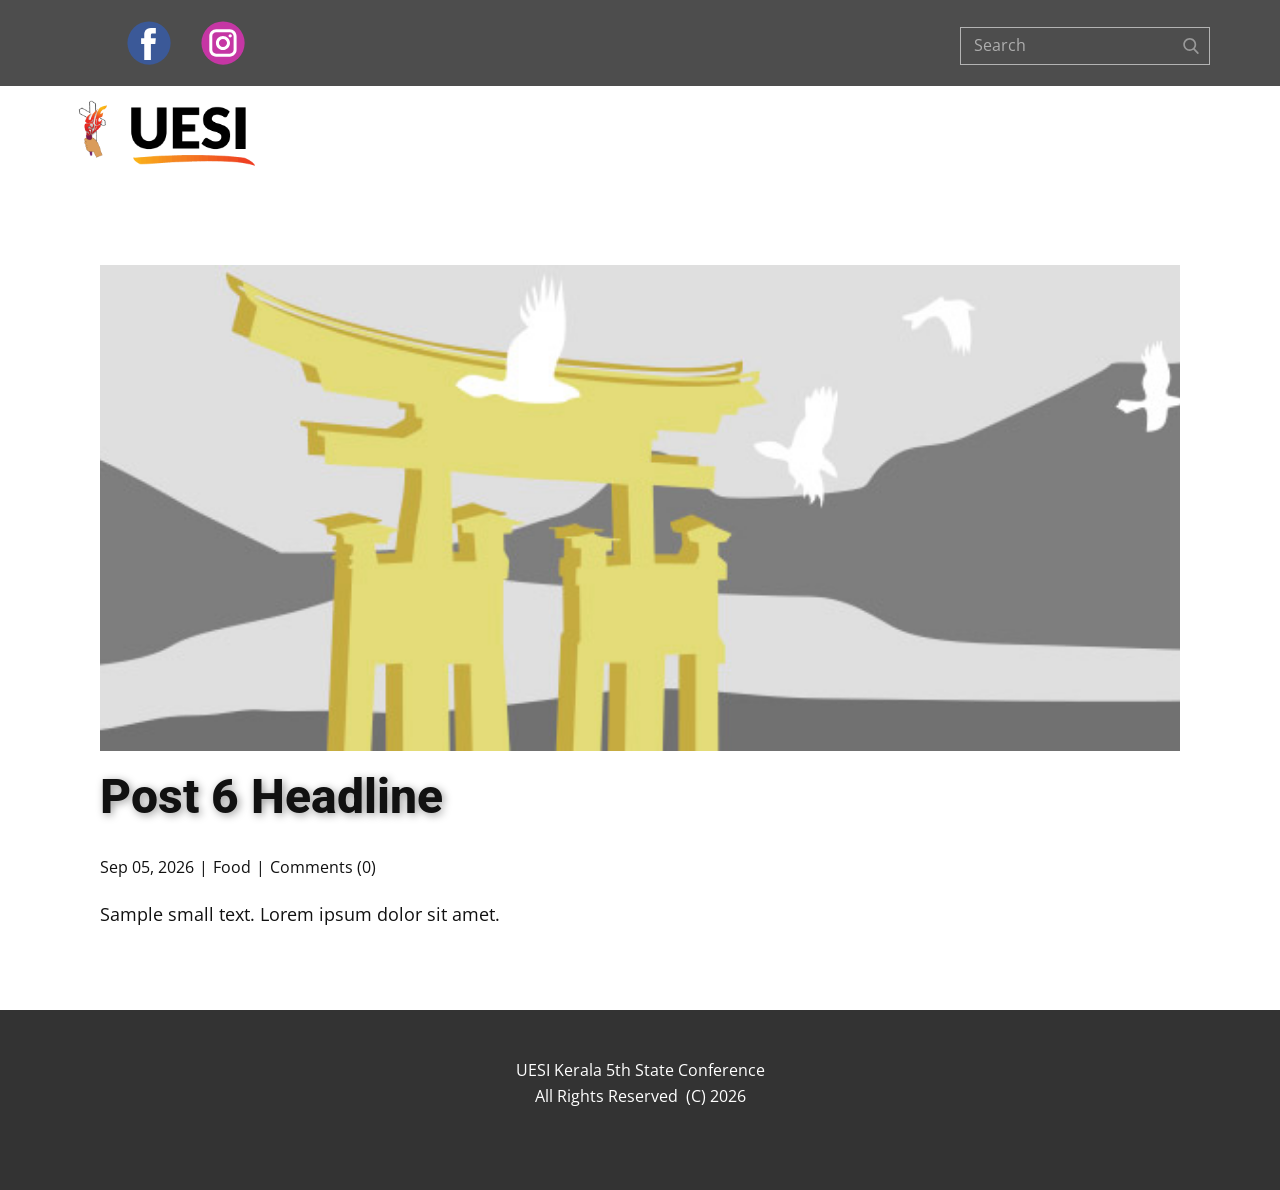
<file: blog/post-5.html>
<!DOCTYPE html>
<html style="font-size: 16px;" lang="en"><head>
    <meta name="viewport" content="width=device-width, initial-scale=1.0">
    <meta charset="utf-8">
    <meta name="keywords" content="Post 1 Headline">
    <meta name="description" content="Sample small text. Lorem ipsum dolor sit amet.">
    <title>Post 6 Headline</title>
    <link rel="stylesheet" href="../nicepage.css" media="screen">
<link rel="stylesheet" href="../Post-Template.css" media="screen">
    <script class="u-script" type="text/javascript" src="../jquery.js" defer=""></script>
    <script class="u-script" type="text/javascript" src="../nicepage.js" defer=""></script>
    <meta name="generator" content="Nicepage 8.7.0, nicepage.com">
    <link rel="icon" href="../images/IMG-20260904-WA0105.jpg">
    
    
    
    <link id="u-page-google-font" rel="stylesheet" href="https://fonts.googleapis.com/css2?display=swap&amp;family=Roboto:ital,wght@0,100;0,200;0,300;0,400;0,500;0,600;0,700;0,800;0,900;1,100;1,200;1,300;1,400;1,500;1,600;1,700;1,800;1,900&amp;family=Open+Sans:ital,wght@0,300;0,400;0,500;0,600;0,700;0,800;1,300;1,400;1,500;1,600;1,700;1,800">
    <script type="application/ld+json">{
		"@context": "http://schema.org",
		"@type": "Organization",
		"name": "State Conference",
		"logo": "images/images.png",
		"sameAs": [
				"https://www.facebook.com/share/18vE8Vyecg/",
				"https://www.instagram.com/uesikerala.sc"
		]
}</script>
    <meta name="theme-color" content="#478ac9">
  <meta data-intl-tel-input-cdn-path="intlTelInput/"><meta name="twitter:description" content="Sample small text. Lorem ipsum dolor sit amet."><meta property="og:type" content="article"><meta property="og:title" content="Post 6 Headline"><meta property="og:description" content="Sample small text. Lorem ipsum dolor sit amet."><meta property="og:image" content="../images/8ad73f3c.jpeg"></head>
  <body data-path-to-root="./" data-include-products="false" class="u-body u-xl-mode" data-lang="en"><header class="u-align-left u-clearfix u-container-align-left u-header u-section-row-container" id="header"><div class="u-section-rows">
        <div class="u-clearfix u-container-align-center-xs u-grey-70 u-section-row u-section-row-1" id="sec-46aa">
          <div class="u-clearfix u-sheet u-valign-middle-lg u-valign-middle-md u-valign-middle-sm u-valign-middle-xs u-sheet-1">
            <div class="u-social-icons u-social-icons-1">
              <a class="u-social-url" title="facebook" target="_blank" href="https://www.facebook.com/share/18vE8Vyecg/"><span class="u-icon u-social-facebook u-social-icon u-icon-1"><svg class="u-svg-link" preserveAspectRatio="xMidYMin slice" viewBox="0 0 112 112" style=""><use xlink:href="#svg-a7d8"></use></svg><svg class="u-svg-content" viewBox="0 0 112 112" x="0" y="0" id="svg-a7d8"><circle fill="currentColor" cx="56.1" cy="56.1" r="55"></circle><path fill="#FFFFFF" d="M73.5,31.6h-9.1c-1.4,0-3.6,0.8-3.6,3.9v8.5h12.6L72,58.3H60.8v40.8H43.9V58.3h-8V43.9h8v-9.2
      c0-6.7,3.1-17,17-17h12.5v13.9H73.5z"></path></svg></span>
              </a>
              <a class="u-social-url" title="instagram" target="_blank" href="https://www.instagram.com/uesikerala.sc"><span class="u-icon u-social-icon u-social-instagram u-icon-2"><svg class="u-svg-link" preserveAspectRatio="xMidYMin slice" viewBox="0 0 112 112" style=""><use xlink:href="#svg-6670"></use></svg><svg class="u-svg-content" viewBox="0 0 112 112" x="0" y="0" id="svg-6670"><circle fill="currentColor" cx="56.1" cy="56.1" r="55"></circle><path fill="#FFFFFF" d="M55.9,38.2c-9.9,0-17.9,8-17.9,17.9C38,66,46,74,55.9,74c9.9,0,17.9-8,17.9-17.9C73.8,46.2,65.8,38.2,55.9,38.2
      z M55.9,66.4c-5.7,0-10.3-4.6-10.3-10.3c-0.1-5.7,4.6-10.3,10.3-10.3c5.7,0,10.3,4.6,10.3,10.3C66.2,61.8,61.6,66.4,55.9,66.4z"></path><path fill="#FFFFFF" d="M74.3,33.5c-2.3,0-4.2,1.9-4.2,4.2s1.9,4.2,4.2,4.2s4.2-1.9,4.2-4.2S76.6,33.5,74.3,33.5z"></path><path fill="#FFFFFF" d="M73.1,21.3H38.6c-9.7,0-17.5,7.9-17.5,17.5v34.5c0,9.7,7.9,17.6,17.5,17.6h34.5c9.7,0,17.5-7.9,17.5-17.5V38.8
      C90.6,29.1,82.7,21.3,73.1,21.3z M83,73.3c0,5.5-4.5,9.9-9.9,9.9H38.6c-5.5,0-9.9-4.5-9.9-9.9V38.8c0-5.5,4.5-9.9,9.9-9.9h34.5
      c5.5,0,9.9,4.5,9.9,9.9V73.3z"></path></svg></span>
              </a>
            </div>
            <form action="#" class="u-align-center-xs u-border-1 u-border-grey-30 u-expanded-width-xs u-search u-search-right u-search-1" data-search-token="no-license" data-href="../search/search.html" data-page-id="118656408">
              <button class="u-search-button" type="submit"><span class="u-search-icon u-text-grey-40 u-search-icon-1">
                  <svg class="u-svg-link" preserveAspectRatio="xMidYMin slice" viewBox="0 0 56.966 56.966" style=""><use xmlns:xlink="http://www.w3.org/1999/xlink" xlink:href="#svg-9dab"></use></svg>
                  <svg xmlns="http://www.w3.org/2000/svg" xmlns:xlink="http://www.w3.org/1999/xlink" version="1.1" id="svg-9dab" x="0px" y="0px" viewBox="0 0 56.966 56.966" style="enable-background:new 0 0 56.966 56.966;" xml:space="preserve" class="u-svg-content"><path d="M55.146,51.887L41.588,37.786c3.486-4.144,5.396-9.358,5.396-14.786c0-12.682-10.318-23-23-23s-23,10.318-23,23  s10.318,23,23,23c4.761,0,9.298-1.436,13.177-4.162l13.661,14.208c0.571,0.593,1.339,0.92,2.162,0.92  c0.779,0,1.518-0.297,2.079-0.837C56.255,54.982,56.293,53.08,55.146,51.887z M23.984,6c9.374,0,17,7.626,17,17s-7.626,17-17,17  s-17-7.626-17-17S14.61,6,23.984,6z"></path><g></g><g></g><g></g><g></g><g></g><g></g><g></g><g></g><g></g><g></g><g></g><g></g><g></g><g></g><g></g></svg></span>
              </button>
              <input class="u-search-input" type="search" name="search" value="" placeholder="Search">
            </form>
          </div>
          
          
          
          
          
        </div>
        <div class="u-clearfix u-section-row" id="sec-37e8">
          <div class="u-clearfix u-sheet u-valign-middle-lg u-valign-middle-md u-valign-middle-sm u-valign-middle-xs u-sheet-2">
            <a href="#" class="u-image u-logo u-image-1" data-image-width="335" data-image-height="133">
              <img src="../images/images.png" class="u-logo-image u-logo-image-1" data-image-width="80">
            </a>
          </div>
          
          
          
          
          
        </div>
      </div></header>
    <section class="u-align-center u-clearfix u-section-1" id="block-2">
      <div class="u-clearfix u-sheet u-valign-middle-md u-valign-middle-sm u-valign-middle-xs u-sheet-1"><!--post_details--><!--post_details_options_json--><!--{"source":""}--><!--/post_details_options_json--><!--blog_post-->
        <div class="u-container-style u-expanded-width u-post-details u-post-details-1">
          <div class="u-container-layout u-valign-middle u-container-layout-1"><!--blog_post_image-->
            <img alt="" class="u-blog-control u-expanded-width u-image u-image-default u-image-1" src="../images/8ad73f3c.jpeg"><!--/blog_post_image--><!--blog_post_header-->
            <h2 class="u-blog-control u-text u-text-1">Post 6 Headline</h2><!--/blog_post_header--><!--blog_post_metadata-->
            <div class="u-blog-control u-metadata u-metadata-1"><!--blog_post_metadata_date--><span class="u-meta-date u-meta-icon">Sep 05, 2026</span><!--/blog_post_metadata_date--><!--blog_post_metadata_category--><span class="u-meta-category u-meta-icon"><a href="/blog/blog.html#/blog-1///1">Food</a></span><!--/blog_post_metadata_category--><!--blog_post_metadata_comments--><span class="u-meta-comments u-meta-icon"><!--blog_post_metadata_comments_content-->Comments (0)<!--/blog_post_metadata_comments_content--></span><!--/blog_post_metadata_comments-->
            </div><!--/blog_post_metadata--><!--blog_post_content-->
            <div class="u-align-justify u-blog-control u-post-content u-text u-text-2 fr-view">
  <p>Sample small text. Lorem ipsum dolor sit amet.</p>
  </div><!--/blog_post_content-->
          </div>
        </div><!--/blog_post--><!--/post_details-->
      </div>
    </section>
    
    
    
    <footer class="u-align-center u-clearfix u-container-align-center u-footer u-grey-80 u-footer" id="footer"><div class="u-clearfix u-sheet u-sheet-1">
        <p class="u-small-text u-text u-text-variant u-text-1">UESI Kerala 5th State Conference<br>All Rights Reserved&nbsp; (C) 2026
        </p>
      </div></footer>
    <section class="u-backlink u-clearfix u-grey-80"></section>
  
</body></html>
</file>
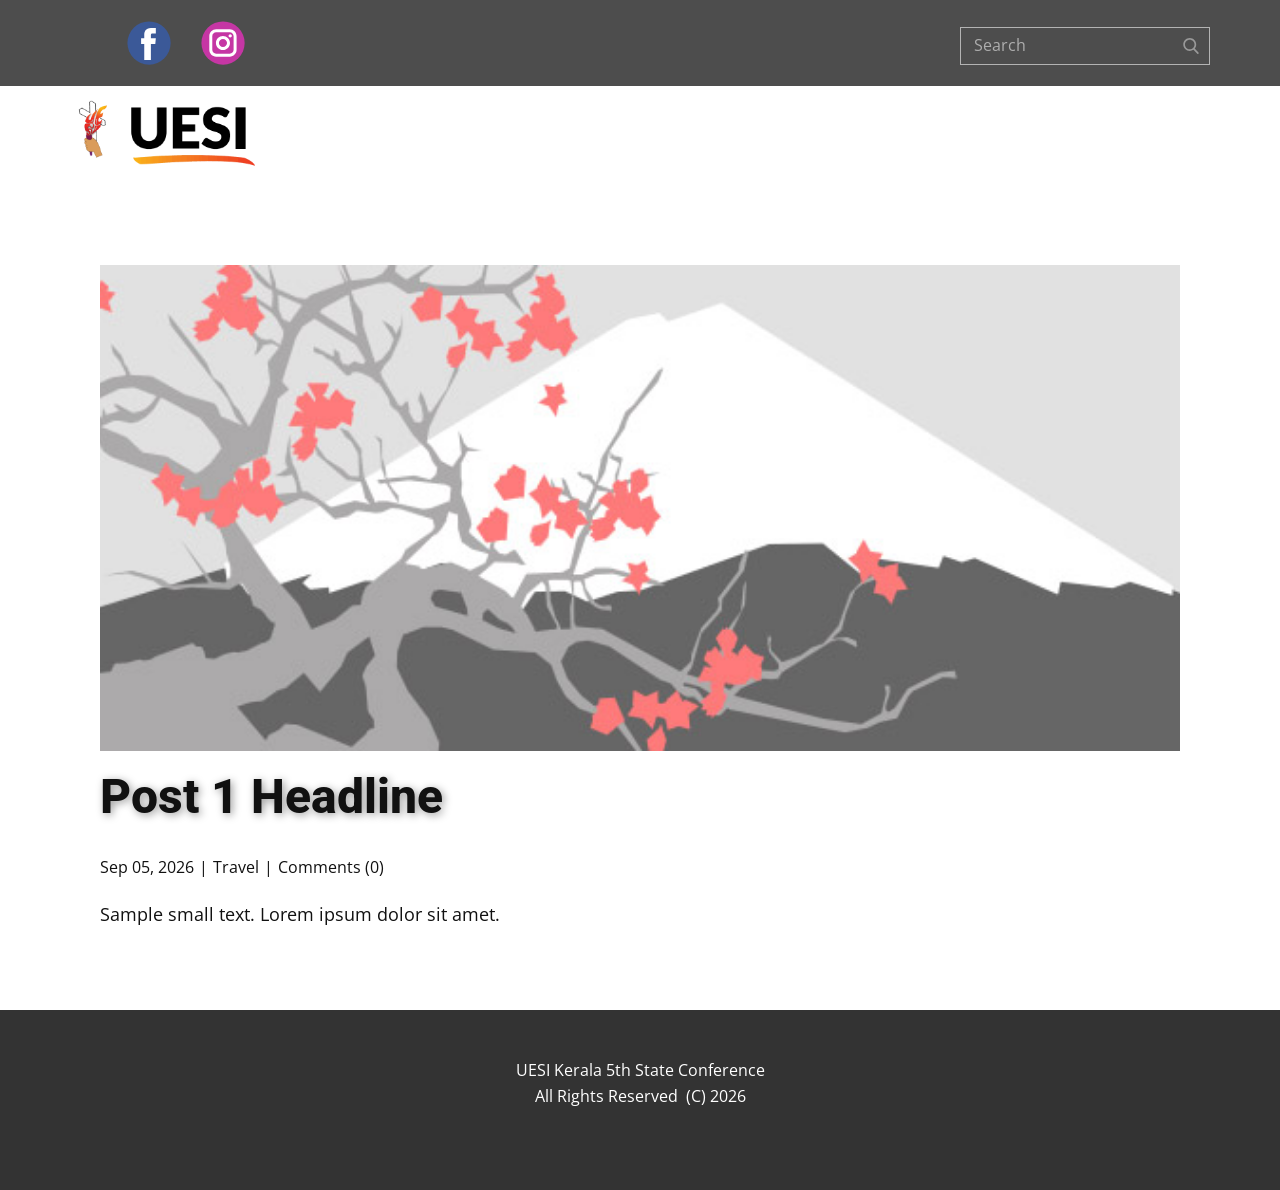
<file: blog/post.html>
<!DOCTYPE html>
<html style="font-size: 16px;" lang="en"><head>
    <meta name="viewport" content="width=device-width, initial-scale=1.0">
    <meta charset="utf-8">
    <meta name="keywords" content="Post 1 Headline">
    <meta name="description" content="Sample small text. Lorem ipsum dolor sit amet.">
    <title>Post 1 Headline</title>
    <link rel="stylesheet" href="../nicepage.css" media="screen">
<link rel="stylesheet" href="../Post-Template.css" media="screen">
    <script class="u-script" type="text/javascript" src="../jquery.js" defer=""></script>
    <script class="u-script" type="text/javascript" src="../nicepage.js" defer=""></script>
    <meta name="generator" content="Nicepage 8.7.0, nicepage.com">
    <link rel="icon" href="../images/IMG-20260904-WA0105.jpg">
    
    
    
    <link id="u-page-google-font" rel="stylesheet" href="https://fonts.googleapis.com/css2?display=swap&amp;family=Roboto:ital,wght@0,100;0,200;0,300;0,400;0,500;0,600;0,700;0,800;0,900;1,100;1,200;1,300;1,400;1,500;1,600;1,700;1,800;1,900&amp;family=Open+Sans:ital,wght@0,300;0,400;0,500;0,600;0,700;0,800;1,300;1,400;1,500;1,600;1,700;1,800">
    <script type="application/ld+json">{
		"@context": "http://schema.org",
		"@type": "Organization",
		"name": "State Conference",
		"logo": "images/images.png",
		"sameAs": [
				"https://www.facebook.com/share/18vE8Vyecg/",
				"https://www.instagram.com/uesikerala.sc"
		]
}</script>
    <meta name="theme-color" content="#478ac9">
  <meta data-intl-tel-input-cdn-path="intlTelInput/"><meta name="twitter:description" content="Sample small text. Lorem ipsum dolor sit amet."><meta property="og:type" content="article"><meta property="og:title" content="Post 1 Headline"><meta property="og:description" content="Sample small text. Lorem ipsum dolor sit amet."><meta property="og:image" content="../images/0fd3416c.jpeg"></head>
  <body data-path-to-root="./" data-include-products="false" class="u-body u-xl-mode" data-lang="en"><header class="u-align-left u-clearfix u-container-align-left u-header u-section-row-container" id="header"><div class="u-section-rows">
        <div class="u-clearfix u-container-align-center-xs u-grey-70 u-section-row u-section-row-1" id="sec-46aa">
          <div class="u-clearfix u-sheet u-valign-middle-lg u-valign-middle-md u-valign-middle-sm u-valign-middle-xs u-sheet-1">
            <div class="u-social-icons u-social-icons-1">
              <a class="u-social-url" title="facebook" target="_blank" href="https://www.facebook.com/share/18vE8Vyecg/"><span class="u-icon u-social-facebook u-social-icon u-icon-1"><svg class="u-svg-link" preserveAspectRatio="xMidYMin slice" viewBox="0 0 112 112" style=""><use xlink:href="#svg-a7d8"></use></svg><svg class="u-svg-content" viewBox="0 0 112 112" x="0" y="0" id="svg-a7d8"><circle fill="currentColor" cx="56.1" cy="56.1" r="55"></circle><path fill="#FFFFFF" d="M73.5,31.6h-9.1c-1.4,0-3.6,0.8-3.6,3.9v8.5h12.6L72,58.3H60.8v40.8H43.9V58.3h-8V43.9h8v-9.2
      c0-6.7,3.1-17,17-17h12.5v13.9H73.5z"></path></svg></span>
              </a>
              <a class="u-social-url" title="instagram" target="_blank" href="https://www.instagram.com/uesikerala.sc"><span class="u-icon u-social-icon u-social-instagram u-icon-2"><svg class="u-svg-link" preserveAspectRatio="xMidYMin slice" viewBox="0 0 112 112" style=""><use xlink:href="#svg-6670"></use></svg><svg class="u-svg-content" viewBox="0 0 112 112" x="0" y="0" id="svg-6670"><circle fill="currentColor" cx="56.1" cy="56.1" r="55"></circle><path fill="#FFFFFF" d="M55.9,38.2c-9.9,0-17.9,8-17.9,17.9C38,66,46,74,55.9,74c9.9,0,17.9-8,17.9-17.9C73.8,46.2,65.8,38.2,55.9,38.2
      z M55.9,66.4c-5.7,0-10.3-4.6-10.3-10.3c-0.1-5.7,4.6-10.3,10.3-10.3c5.7,0,10.3,4.6,10.3,10.3C66.2,61.8,61.6,66.4,55.9,66.4z"></path><path fill="#FFFFFF" d="M74.3,33.5c-2.3,0-4.2,1.9-4.2,4.2s1.9,4.2,4.2,4.2s4.2-1.9,4.2-4.2S76.6,33.5,74.3,33.5z"></path><path fill="#FFFFFF" d="M73.1,21.3H38.6c-9.7,0-17.5,7.9-17.5,17.5v34.5c0,9.7,7.9,17.6,17.5,17.6h34.5c9.7,0,17.5-7.9,17.5-17.5V38.8
      C90.6,29.1,82.7,21.3,73.1,21.3z M83,73.3c0,5.5-4.5,9.9-9.9,9.9H38.6c-5.5,0-9.9-4.5-9.9-9.9V38.8c0-5.5,4.5-9.9,9.9-9.9h34.5
      c5.5,0,9.9,4.5,9.9,9.9V73.3z"></path></svg></span>
              </a>
            </div>
            <form action="#" class="u-align-center-xs u-border-1 u-border-grey-30 u-expanded-width-xs u-search u-search-right u-search-1" data-search-token="no-license" data-href="../search/search.html" data-page-id="118656408">
              <button class="u-search-button" type="submit"><span class="u-search-icon u-text-grey-40 u-search-icon-1">
                  <svg class="u-svg-link" preserveAspectRatio="xMidYMin slice" viewBox="0 0 56.966 56.966" style=""><use xmlns:xlink="http://www.w3.org/1999/xlink" xlink:href="#svg-9dab"></use></svg>
                  <svg xmlns="http://www.w3.org/2000/svg" xmlns:xlink="http://www.w3.org/1999/xlink" version="1.1" id="svg-9dab" x="0px" y="0px" viewBox="0 0 56.966 56.966" style="enable-background:new 0 0 56.966 56.966;" xml:space="preserve" class="u-svg-content"><path d="M55.146,51.887L41.588,37.786c3.486-4.144,5.396-9.358,5.396-14.786c0-12.682-10.318-23-23-23s-23,10.318-23,23  s10.318,23,23,23c4.761,0,9.298-1.436,13.177-4.162l13.661,14.208c0.571,0.593,1.339,0.92,2.162,0.92  c0.779,0,1.518-0.297,2.079-0.837C56.255,54.982,56.293,53.08,55.146,51.887z M23.984,6c9.374,0,17,7.626,17,17s-7.626,17-17,17  s-17-7.626-17-17S14.61,6,23.984,6z"></path><g></g><g></g><g></g><g></g><g></g><g></g><g></g><g></g><g></g><g></g><g></g><g></g><g></g><g></g><g></g></svg></span>
              </button>
              <input class="u-search-input" type="search" name="search" value="" placeholder="Search">
            </form>
          </div>
          
          
          
          
          
        </div>
        <div class="u-clearfix u-section-row" id="sec-37e8">
          <div class="u-clearfix u-sheet u-valign-middle-lg u-valign-middle-md u-valign-middle-sm u-valign-middle-xs u-sheet-2">
            <a href="#" class="u-image u-logo u-image-1" data-image-width="335" data-image-height="133">
              <img src="../images/images.png" class="u-logo-image u-logo-image-1" data-image-width="80">
            </a>
          </div>
          
          
          
          
          
        </div>
      </div></header>
    <section class="u-align-center u-clearfix u-section-1" id="block-2">
      <div class="u-clearfix u-sheet u-valign-middle-md u-valign-middle-sm u-valign-middle-xs u-sheet-1"><!--post_details--><!--post_details_options_json--><!--{"source":""}--><!--/post_details_options_json--><!--blog_post-->
        <div class="u-container-style u-expanded-width u-post-details u-post-details-1">
          <div class="u-container-layout u-valign-middle u-container-layout-1"><!--blog_post_image-->
            <img alt="" class="u-blog-control u-expanded-width u-image u-image-default u-image-1" src="../images/0fd3416c.jpeg"><!--/blog_post_image--><!--blog_post_header-->
            <h2 class="u-blog-control u-text u-text-1">Post 1 Headline</h2><!--/blog_post_header--><!--blog_post_metadata-->
            <div class="u-blog-control u-metadata u-metadata-1"><!--blog_post_metadata_date--><span class="u-meta-date u-meta-icon">Sep 05, 2026</span><!--/blog_post_metadata_date--><!--blog_post_metadata_category--><span class="u-meta-category u-meta-icon"><a href="/blog/blog.html#/blog-1///2">Travel</a></span><!--/blog_post_metadata_category--><!--blog_post_metadata_comments--><span class="u-meta-comments u-meta-icon"><!--blog_post_metadata_comments_content-->Comments (0)<!--/blog_post_metadata_comments_content--></span><!--/blog_post_metadata_comments-->
            </div><!--/blog_post_metadata--><!--blog_post_content-->
            <div class="u-align-justify u-blog-control u-post-content u-text u-text-2 fr-view">
  <p>Sample small text. Lorem ipsum dolor sit amet.</p>
  </div><!--/blog_post_content-->
          </div>
        </div><!--/blog_post--><!--/post_details-->
      </div>
    </section>
    
    
    
    <footer class="u-align-center u-clearfix u-container-align-center u-footer u-grey-80 u-footer" id="footer"><div class="u-clearfix u-sheet u-sheet-1">
        <p class="u-small-text u-text u-text-variant u-text-1">UESI Kerala 5th State Conference<br>All Rights Reserved&nbsp; (C) 2026
        </p>
      </div></footer>
    <section class="u-backlink u-clearfix u-grey-80"></section>
  
</body></html>
</file>
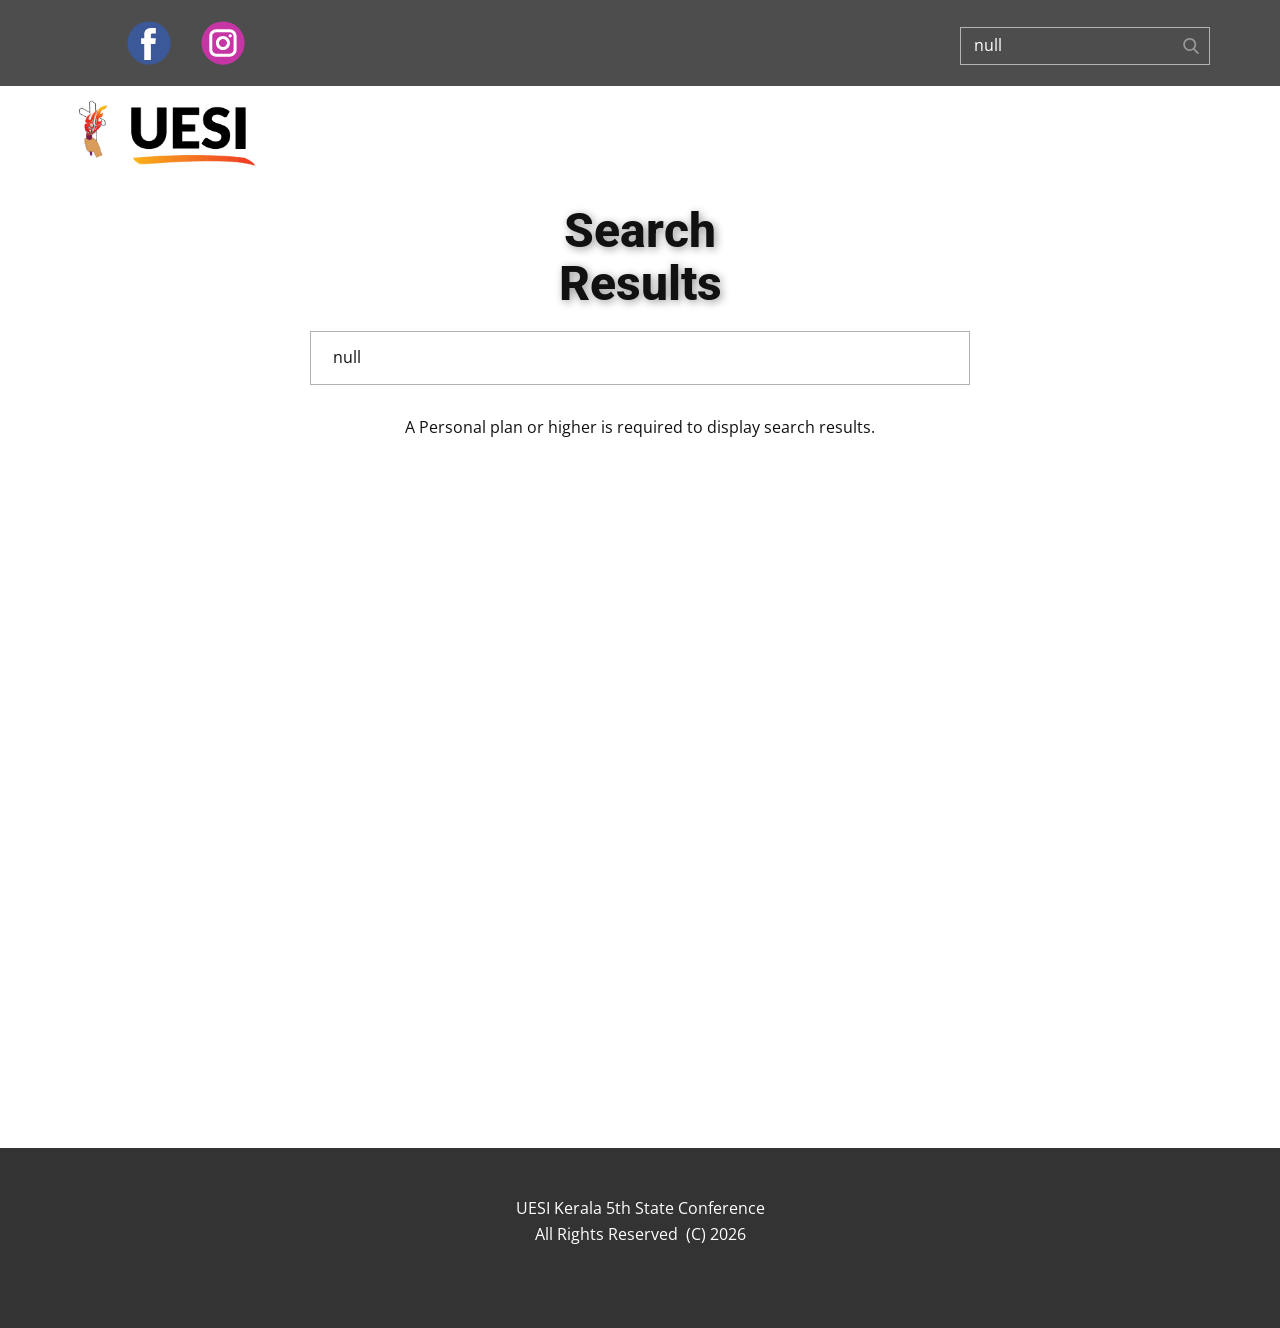
<file: search/search.html>
<!DOCTYPE html>
<html style="font-size: 16px;" lang="en"><head>
    <meta name="viewport" content="width=device-width, initial-scale=1.0">
    <meta charset="utf-8">
    <meta name="keywords" content="Search Results">
    <meta name="description" content="">
    <title>Search Page Template</title>
    <link rel="stylesheet" href="../nicepage.css" media="screen">
<link rel="stylesheet" href="../Search-Page-Template.css" media="screen">
    <script class="u-script" type="text/javascript" src="../jquery.js" defer=""></script>
    <script class="u-script" type="text/javascript" src="../nicepage.js" defer=""></script>
    <meta name="generator" content="Nicepage 8.7.0, nicepage.com">
    <link rel="icon" href="../images/IMG-20260904-WA0105.jpg">
    
    
    
    <link id="u-page-google-font" rel="stylesheet" href="https://fonts.googleapis.com/css2?display=swap&amp;family=Roboto:ital,wght@0,100;0,200;0,300;0,400;0,500;0,600;0,700;0,800;0,900;1,100;1,200;1,300;1,400;1,500;1,600;1,700;1,800;1,900&amp;family=Open+Sans:ital,wght@0,300;0,400;0,500;0,600;0,700;0,800;1,300;1,400;1,500;1,600;1,700;1,800">
    <script type="application/ld+json">{
		"@context": "http://schema.org",
		"@type": "Organization",
		"name": "State Conference",
		"logo": "images/images.png",
		"sameAs": [
				"https://www.facebook.com/share/18vE8Vyecg/",
				"https://www.instagram.com/uesikerala.sc"
		]
}</script>
    <meta name="theme-color" content="#478ac9">
    <meta property="og:title" content="Search Page Template">
    <meta property="og:description" content="">
    <meta property="og:type" content="website">
  <meta data-intl-tel-input-cdn-path="intlTelInput/"></head>
  <body data-path-to-root="../" data-include-products="false" class="u-body u-xl-mode" data-lang="en"><header class="u-align-left u-clearfix u-container-align-left u-header u-section-row-container" id="header"><div class="u-section-rows">
        <div class="u-clearfix u-container-align-center-xs u-grey-70 u-section-row u-section-row-1" id="sec-46aa">
          <div class="u-clearfix u-sheet u-valign-middle-lg u-valign-middle-md u-valign-middle-sm u-valign-middle-xs u-sheet-1">
            <div class="u-social-icons u-social-icons-1">
              <a class="u-social-url" title="facebook" target="_blank" href="https://www.facebook.com/share/18vE8Vyecg/"><span class="u-icon u-social-facebook u-social-icon u-icon-1"><svg class="u-svg-link" preserveAspectRatio="xMidYMin slice" viewBox="0 0 112 112" style=""><use xlink:href="#svg-a7d8"></use></svg><svg class="u-svg-content" viewBox="0 0 112 112" x="0" y="0" id="svg-a7d8"><circle fill="currentColor" cx="56.1" cy="56.1" r="55"></circle><path fill="#FFFFFF" d="M73.5,31.6h-9.1c-1.4,0-3.6,0.8-3.6,3.9v8.5h12.6L72,58.3H60.8v40.8H43.9V58.3h-8V43.9h8v-9.2
      c0-6.7,3.1-17,17-17h12.5v13.9H73.5z"></path></svg></span>
              </a>
              <a class="u-social-url" title="instagram" target="_blank" href="https://www.instagram.com/uesikerala.sc"><span class="u-icon u-social-icon u-social-instagram u-icon-2"><svg class="u-svg-link" preserveAspectRatio="xMidYMin slice" viewBox="0 0 112 112" style=""><use xlink:href="#svg-6670"></use></svg><svg class="u-svg-content" viewBox="0 0 112 112" x="0" y="0" id="svg-6670"><circle fill="currentColor" cx="56.1" cy="56.1" r="55"></circle><path fill="#FFFFFF" d="M55.9,38.2c-9.9,0-17.9,8-17.9,17.9C38,66,46,74,55.9,74c9.9,0,17.9-8,17.9-17.9C73.8,46.2,65.8,38.2,55.9,38.2
      z M55.9,66.4c-5.7,0-10.3-4.6-10.3-10.3c-0.1-5.7,4.6-10.3,10.3-10.3c5.7,0,10.3,4.6,10.3,10.3C66.2,61.8,61.6,66.4,55.9,66.4z"></path><path fill="#FFFFFF" d="M74.3,33.5c-2.3,0-4.2,1.9-4.2,4.2s1.9,4.2,4.2,4.2s4.2-1.9,4.2-4.2S76.6,33.5,74.3,33.5z"></path><path fill="#FFFFFF" d="M73.1,21.3H38.6c-9.7,0-17.5,7.9-17.5,17.5v34.5c0,9.7,7.9,17.6,17.5,17.6h34.5c9.7,0,17.5-7.9,17.5-17.5V38.8
      C90.6,29.1,82.7,21.3,73.1,21.3z M83,73.3c0,5.5-4.5,9.9-9.9,9.9H38.6c-5.5,0-9.9-4.5-9.9-9.9V38.8c0-5.5,4.5-9.9,9.9-9.9h34.5
      c5.5,0,9.9,4.5,9.9,9.9V73.3z"></path></svg></span>
              </a>
            </div>
            <form action="#" class="u-align-center-xs u-border-1 u-border-grey-30 u-expanded-width-xs u-search u-search-right u-search-1" data-search-token="no-license" data-href="../search/search.html" data-page-id="118656408">
              <button class="u-search-button" type="submit"><span class="u-search-icon u-text-grey-40 u-search-icon-1">
                  <svg class="u-svg-link" preserveAspectRatio="xMidYMin slice" viewBox="0 0 56.966 56.966" style=""><use xmlns:xlink="http://www.w3.org/1999/xlink" xlink:href="#svg-9dab"></use></svg>
                  <svg xmlns="http://www.w3.org/2000/svg" xmlns:xlink="http://www.w3.org/1999/xlink" version="1.1" id="svg-9dab" x="0px" y="0px" viewBox="0 0 56.966 56.966" style="enable-background:new 0 0 56.966 56.966;" xml:space="preserve" class="u-svg-content"><path d="M55.146,51.887L41.588,37.786c3.486-4.144,5.396-9.358,5.396-14.786c0-12.682-10.318-23-23-23s-23,10.318-23,23  s10.318,23,23,23c4.761,0,9.298-1.436,13.177-4.162l13.661,14.208c0.571,0.593,1.339,0.92,2.162,0.92  c0.779,0,1.518-0.297,2.079-0.837C56.255,54.982,56.293,53.08,55.146,51.887z M23.984,6c9.374,0,17,7.626,17,17s-7.626,17-17,17  s-17-7.626-17-17S14.61,6,23.984,6z"></path><g></g><g></g><g></g><g></g><g></g><g></g><g></g><g></g><g></g><g></g><g></g><g></g><g></g><g></g><g></g></svg></span>
              </button>
              <input class="u-search-input" type="search" name="search" value="" placeholder="Search">
            </form>
          </div>
          
          
          
          
          
        </div>
        <div class="u-clearfix u-section-row" id="sec-37e8">
          <div class="u-clearfix u-sheet u-valign-middle-lg u-valign-middle-md u-valign-middle-sm u-valign-middle-xs u-sheet-2">
            <a href="#" class="u-image u-logo u-image-1" data-image-width="335" data-image-height="133">
              <img src="../images/images.png" class="u-logo-image u-logo-image-1" data-image-width="80">
            </a>
          </div>
          
          
          
          
          
        </div>
      </div></header>
    <section class="u-clearfix u-section-1" id="block-2">
      <div class="u-clearfix u-sheet u-sheet-1">
        <h2 class="u-align-center u-text u-text-1"> Search Results</h2>
        <form action="#" class="u-border-1 u-border-grey-30 u-search u-search-left u-white u-search-1" data-search-token="no-license" data-href="../search/search.html" data-page-id="118656408">
          <button class="u-search-button" type="submit"><span class="u-search-icon u-spacing-10">
              <svg class="u-svg-link" preserveAspectRatio="xMidYMin slice" viewBox="0 0 56.966 56.966"><use xlink:href="#svg-6a57"></use></svg>
              <svg xmlns="http://www.w3.org/2000/svg" xmlns:xlink="http://www.w3.org/1999/xlink" version="1.1" id="svg-6a57" x="0px" y="0px" viewBox="0 0 56.966 56.966" style="enable-background:new 0 0 56.966 56.966;" xml:space="preserve" class="u-svg-content"><path d="M55.146,51.887L41.588,37.786c3.486-4.144,5.396-9.358,5.396-14.786c0-12.682-10.318-23-23-23s-23,10.318-23,23  s10.318,23,23,23c4.761,0,9.298-1.436,13.177-4.162l13.661,14.208c0.571,0.593,1.339,0.92,2.162,0.92  c0.779,0,1.518-0.297,2.079-0.837C56.255,54.982,56.293,53.08,55.146,51.887z M23.984,6c9.374,0,17,7.626,17,17s-7.626,17-17,17  s-17-7.626-17-17S14.61,6,23.984,6z"></path></svg></span>
          </button>
          <input class="u-search-input" type="search" name="search" value="" placeholder="Search">
        </form><!--blog--><!--blog_options_json--><!--{"type":"Recent","source":"","tags":"","count":"3"}--><!--/blog_options_json-->
        <div class="u-blog u-expanded-width u-layout-grid u-search-results u-blog-1" data-items-per-page="1" data-max-items="3">
          <div class="u-list-control"></div>
          <div class="u-repeater u-repeater-1"><!--blog_post-->
            <div class="u-align-left u-blog-post u-container-align-left u-container-style u-repeater-item u-search-result">
              <div class="u-container-layout u-similar-container u-container-layout-1"><!--blog_post_header-->
                <h4 class="u-blog-control u-text u-text-palette-1-base u-text-2">
                  <a class="u-post-header-link" href="../blog/post-5.html"><!--blog_post_header_content-->Search Result 1<!--/blog_post_header_content--></a>
                </h4><!--/blog_post_header--><!--blog_post_content-->
                <div class="u-blog-control u-post-content u-text u-text-3"><!--blog_post_content_content-->Paragraph. Lorem ipsum dolor sit amet, consectetur adipiscing elit. Curabitur id suscipit ex. Suspendisse rhoncus laoreet purus quis elementum. Phasellus sed efficitur dolor, et ultricies sapien. Quisque fringilla sit amet dolor commodo efficitur. Aliquam et sem odio. In ullamcorper nisi nunc, et molestie ipsum iaculis sit amet.<!--/blog_post_content_content--></div><!--/blog_post_content-->
              </div>
            </div><!--/blog_post--><!--blog_post-->
            <div class="u-align-left u-blog-post u-container-align-left u-container-style u-repeater-item u-search-result">
              <div class="u-container-layout u-similar-container u-container-layout-2"><!--blog_post_header-->
                <h4 class="u-blog-control u-text u-text-palette-1-base u-text-4">
                  <a class="u-post-header-link" href="../blog/post-4.html"><!--blog_post_header_content-->Search Result 2<!--/blog_post_header_content--></a>
                </h4><!--/blog_post_header--><!--blog_post_content-->
                <div class="u-blog-control u-post-content u-text u-text-5"><!--blog_post_content_content-->Paragraph. Lorem ipsum dolor sit amet, consectetur adipiscing elit. Curabitur id suscipit ex. Suspendisse rhoncus laoreet purus quis elementum. Phasellus sed efficitur dolor, et ultricies sapien. Quisque fringilla sit amet dolor commodo efficitur. Aliquam et sem odio. In ullamcorper nisi nunc, et molestie ipsum iaculis sit amet.<!--/blog_post_content_content--></div><!--/blog_post_content-->
              </div>
            </div><!--/blog_post--><!--blog_post-->
            <div class="u-align-left u-blog-post u-container-align-left u-container-style u-repeater-item u-search-result">
              <div class="u-container-layout u-similar-container u-container-layout-3"><!--blog_post_header-->
                <h4 class="u-blog-control u-text u-text-palette-1-base u-text-6">
                  <a class="u-post-header-link" href="../blog/post-3.html"><!--blog_post_header_content-->Search Result 3<!--/blog_post_header_content--></a>
                </h4><!--/blog_post_header--><!--blog_post_content-->
                <div class="u-blog-control u-post-content u-text u-text-7"><!--blog_post_content_content-->Paragraph. Lorem ipsum dolor sit amet, consectetur adipiscing elit. Curabitur id suscipit ex. Suspendisse rhoncus laoreet purus quis elementum. Phasellus sed efficitur dolor, et ultricies sapien. Quisque fringilla sit amet dolor commodo efficitur. Aliquam et sem odio. In ullamcorper nisi nunc, et molestie ipsum iaculis sit amet.<!--/blog_post_content_content--></div><!--/blog_post_content-->
              </div>
            </div><!--/blog_post-->
          </div>
          <div class="u-list-control"></div>
        </div><!--/blog-->
      </div>
    </section>
    
    
    
    <footer class="u-align-center u-clearfix u-container-align-center u-footer u-grey-80 u-footer" id="footer"><div class="u-clearfix u-sheet u-sheet-1">
        <p class="u-small-text u-text u-text-variant u-text-1">UESI Kerala 5th State Conference<br>All Rights Reserved&nbsp; (C) 2026
        </p>
      </div></footer>
    <section class="u-backlink u-clearfix u-grey-80"></section>
  
</body></html>
</file>
